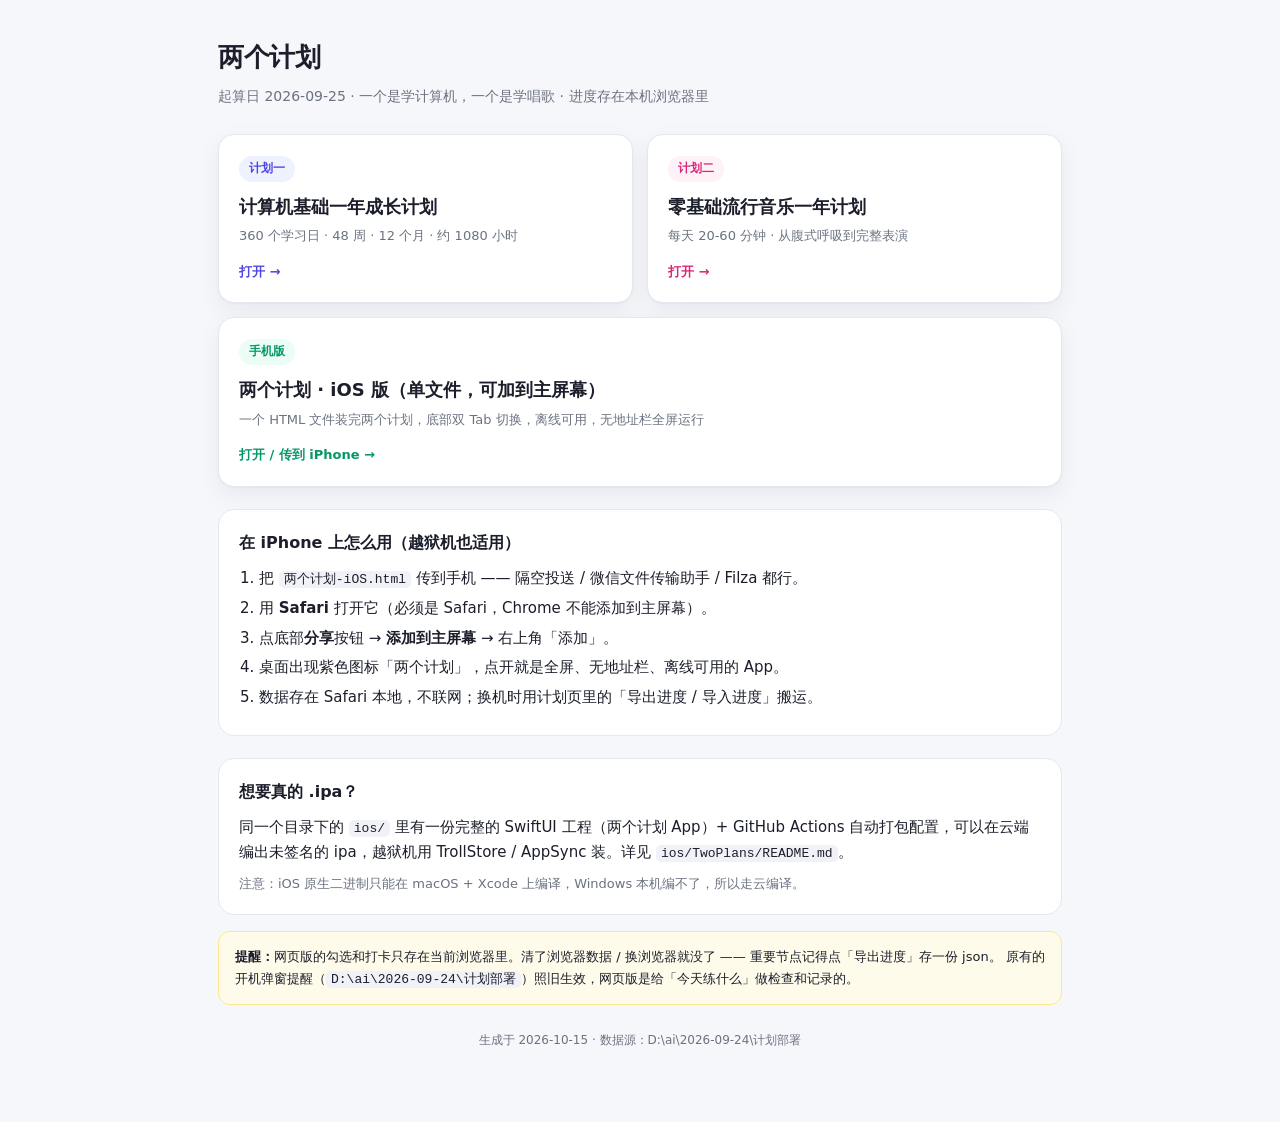
<file: index.html>
<!DOCTYPE html>
<html lang="zh-CN">
<head>
<meta charset="utf-8">
<meta name="viewport" content="width=device-width,initial-scale=1,viewport-fit=cover">
<title>两个计划 · 入口</title>
<meta name="theme-color" content="#4f46e5">
<meta name="apple-mobile-web-app-capable" content="yes">
<meta name="apple-mobile-web-app-title" content="两个计划">
<style>
:root{--bg:#f6f7fb;--card:#fff;--line:#e6e8f0;--text:#1c1f2b;--muted:#6b7280;--accent:#4f46e5}
*{box-sizing:border-box}
body{margin:0;background:var(--bg);color:var(--text);font-family:-apple-system,BlinkMacSystemFont,"Segoe UI","PingFang SC","Microsoft YaHei",system-ui,sans-serif;font-size:15px;line-height:1.65}
.wrap{max-width:880px;margin:0 auto;padding:36px 18px 60px}
h1{font-size:26px;margin:0 0 6px;letter-spacing:-.4px}
.lead{color:var(--muted);margin:0 0 26px;font-size:14px}
.grid{display:grid;grid-template-columns:1fr 1fr;gap:14px}
a.card{display:block;text-decoration:none;color:inherit;background:var(--card);border:1px solid var(--line);
  border-radius:16px;padding:20px;box-shadow:0 1px 2px rgba(16,24,40,.04),0 8px 24px rgba(16,24,40,.06);transition:transform .15s ease}
a.card:hover{transform:translateY(-2px)}
a.card .tag{font-size:12px;font-weight:600;border-radius:999px;padding:3px 10px;display:inline-block}
a.card h2{margin:10px 0 4px;font-size:18px}
a.card p{margin:0;color:var(--muted);font-size:13px}
a.card .go{margin-top:14px;font-size:13px;font-weight:600}
.t1 .tag{background:#eef2ff;color:#4f46e5}.t1 .go{color:#4f46e5}
.t2 .tag{background:#fdf2f8;color:#db2777}.t2 .go{color:#db2777}
.t3 .tag{background:#ecfdf5;color:#059669}.t3 .go{color:#059669}
.card.ioscard{grid-column:1/-1}
section{background:var(--card);border:1px solid var(--line);border-radius:16px;padding:20px;margin-top:22px}
section h3{margin:0 0 10px;font-size:16px}
section ol,section ul{margin:0;padding-left:20px}
section li{margin:5px 0}
code{background:#f1f2f7;border-radius:5px;padding:1px 5px;font-size:13px}
.warn{background:#fffbeb;border:1px solid #fde68a;border-radius:12px;padding:14px 16px;margin-top:16px;font-size:13px}
.foot{color:var(--muted);font-size:12px;text-align:center;margin-top:26px}
@media(max-width:700px){.grid{grid-template-columns:1fr}}
</style>
</head>
<body>
<div class="wrap">
  <h1>两个计划</h1>
  <p class="lead">起算日 2026-09-25 · 一个是学计算机，一个是学唱歌 · 进度存在本机浏览器里</p>

  <div class="grid">
    <a class="card t1" href="study.html">
      <span class="tag">计划一</span>
      <h2>计算机基础一年成长计划</h2>
      <p>360 个学习日 · 48 周 · 12 个月 · 约 1080 小时</p>
      <div class="go">打开 →</div>
    </a>
    <a class="card t2" href="sing.html">
      <span class="tag">计划二</span>
      <h2>零基础流行音乐一年计划</h2>
      <p>每天 20-60 分钟 · 从腹式呼吸到完整表演</p>
      <div class="go">打开 →</div>
    </a>
    <a class="card t3 card ioscard" href="两个计划-iOS.html">
      <span class="tag">手机版</span>
      <h2>两个计划 · iOS 版（单文件，可加到主屏幕）</h2>
      <p>一个 HTML 文件装完两个计划，底部双 Tab 切换，离线可用，无地址栏全屏运行</p>
      <div class="go">打开 / 传到 iPhone →</div>
    </a>
  </div>

  <section>
    <h3>在 iPhone 上怎么用（越狱机也适用）</h3>
    <ol>
      <li>把 <code>两个计划-iOS.html</code> 传到手机 —— 隔空投送 / 微信文件传输助手 / Filza 都行。</li>
      <li>用 <b>Safari</b> 打开它（必须是 Safari，Chrome 不能添加到主屏幕）。</li>
      <li>点底部<b>分享</b>按钮 → <b>添加到主屏幕</b> → 右上角「添加」。</li>
      <li>桌面出现紫色图标「两个计划」，点开就是全屏、无地址栏、离线可用的 App。</li>
      <li>数据存在 Safari 本地，不联网；换机时用计划页里的「导出进度 / 导入进度」搬运。</li>
    </ol>
  </section>

  <section>
    <h3>想要真的 .ipa？</h3>
    <p style="margin:0 0 8px">同一个目录下的 <code>ios/</code> 里有一份完整的 SwiftUI 工程（两个计划 App）+ GitHub Actions 自动打包配置，可以在云端编出未签名的 ipa，越狱机用 TrollStore / AppSync 装。详见 <code>ios/TwoPlans/README.md</code>。</p>
    <p style="margin:0;color:var(--muted);font-size:13px">注意：iOS 原生二进制只能在 macOS + Xcode 上编译，Windows 本机编不了，所以走云编译。</p>
  </section>

  <div class="warn">
    <b>提醒：</b>网页版的勾选和打卡只存在当前浏览器里。清了浏览器数据 / 换浏览器就没了 —— 重要节点记得点「导出进度」存一份 json。
    原有的开机弹窗提醒（<code>D:\ai\2026-09-24\计划部署</code>）照旧生效，网页版是给「今天练什么」做检查和记录的。
  </div>

  <p class="foot">生成于 2026-10-15 · 数据源：D:\ai\2026-09-24\计划部署</p>
</div>
</body>
</html>
</file>
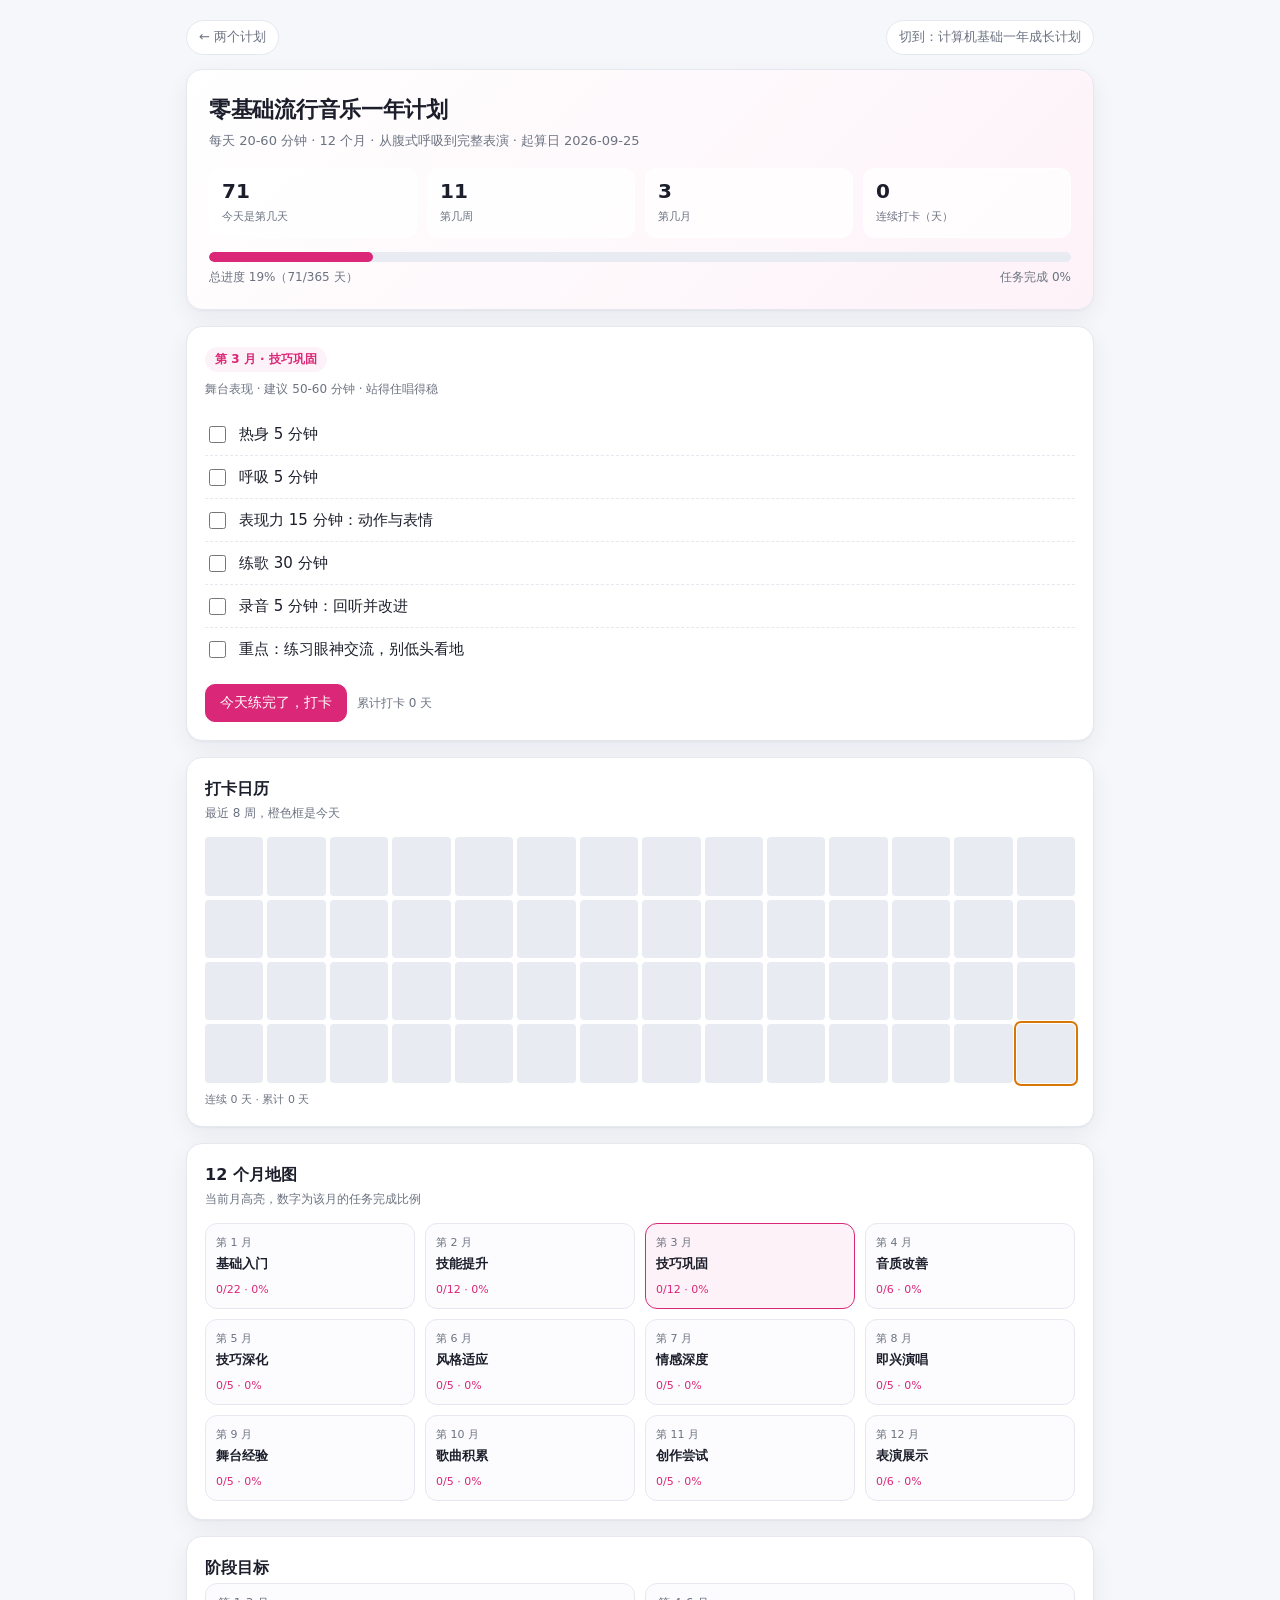
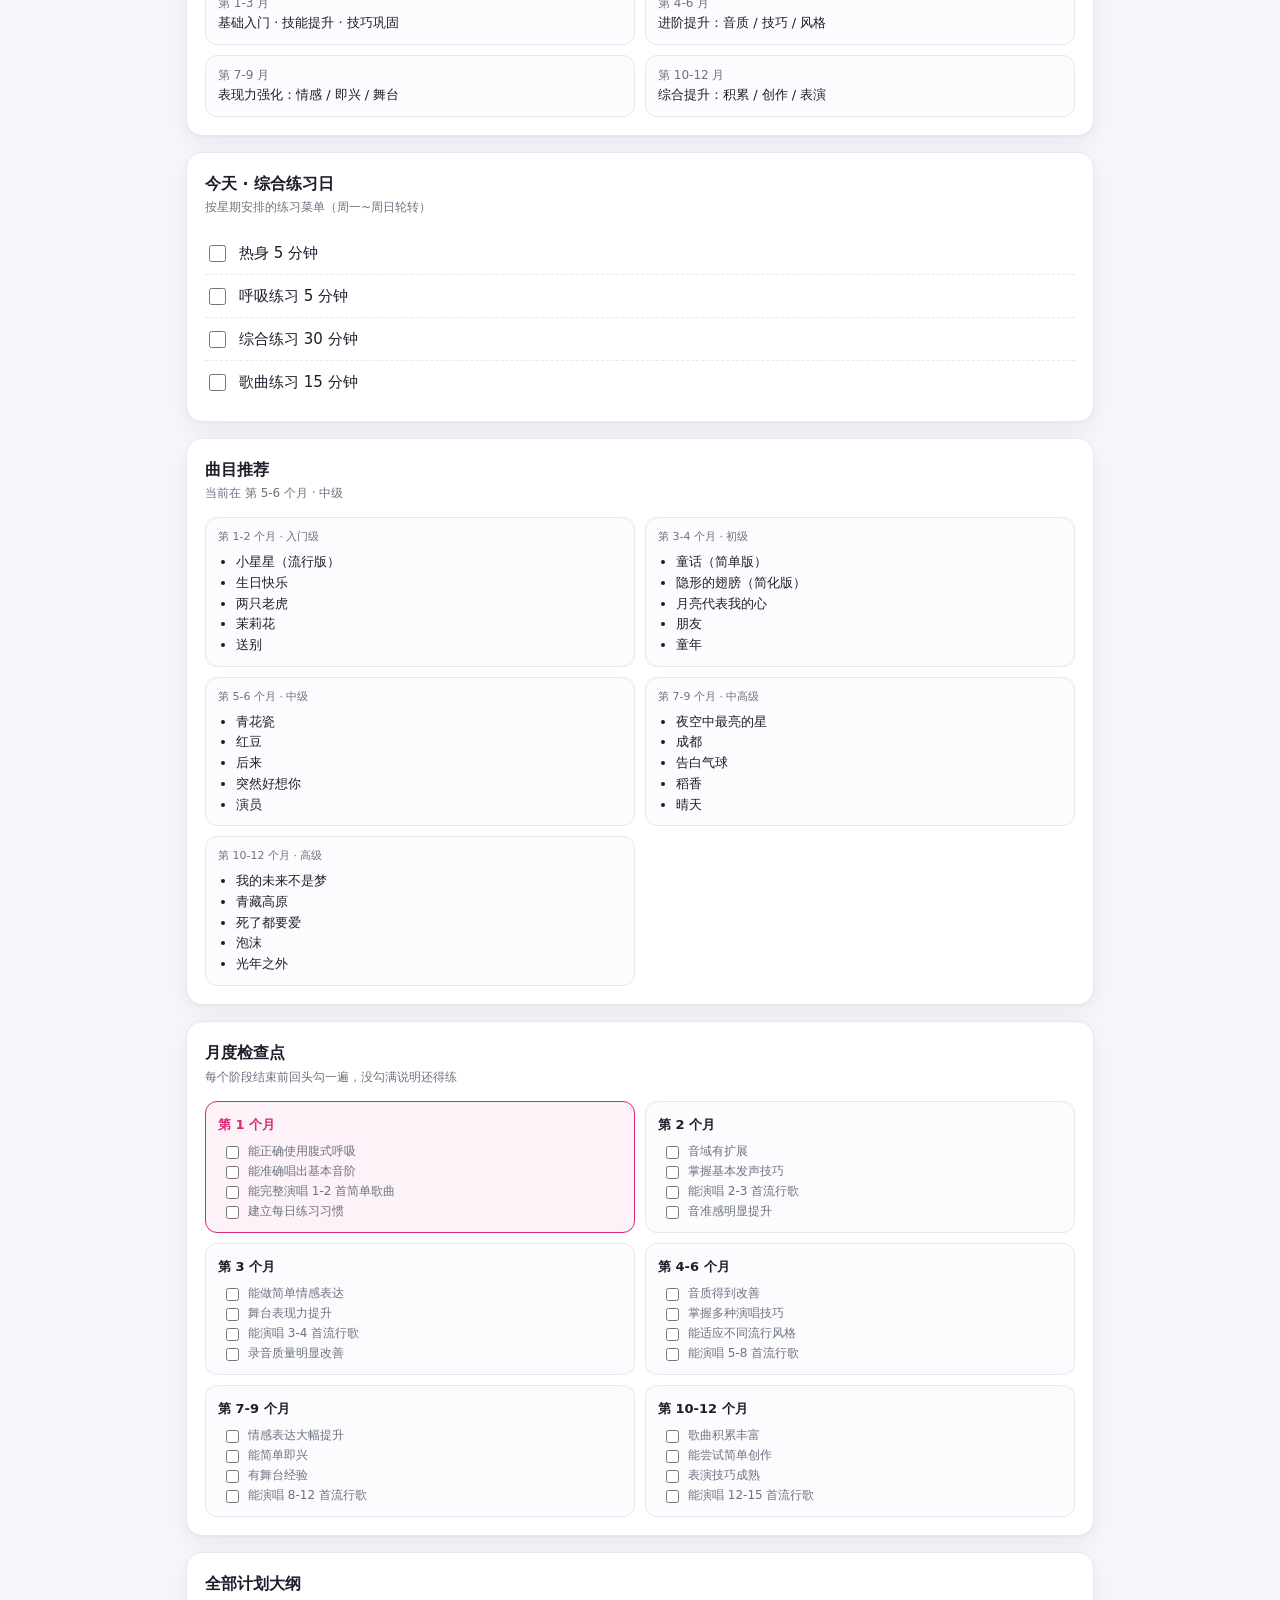
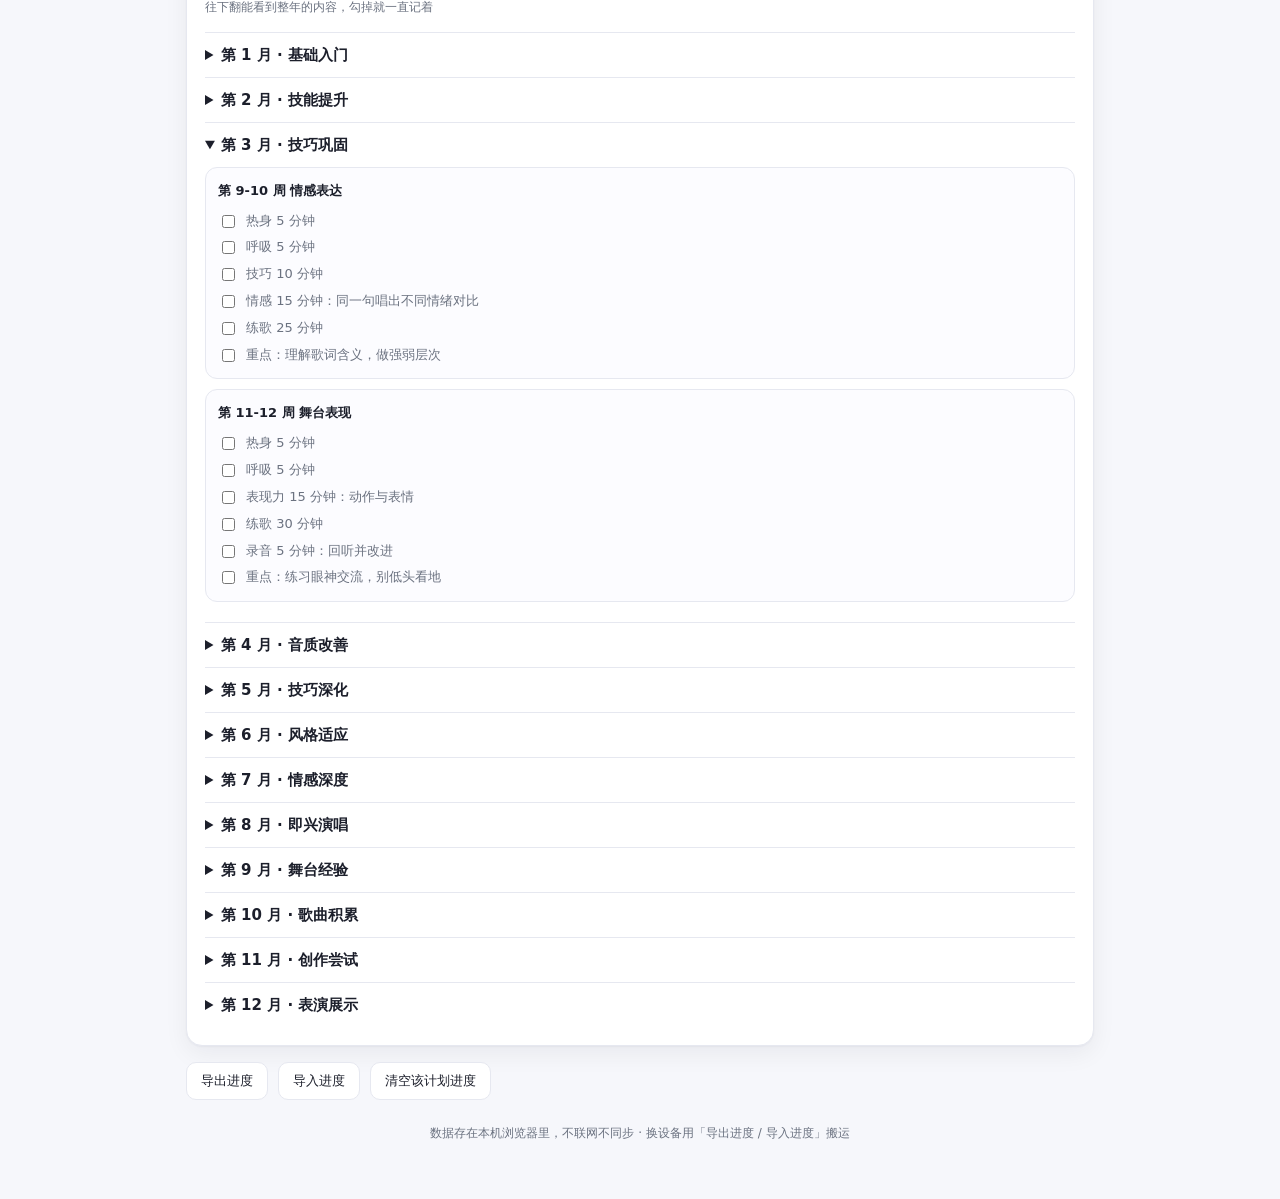
<file: sing.html>
<!DOCTYPE html>
<html lang="zh-CN">
<head>
<meta charset="utf-8">
<meta name="viewport" content="width=device-width,initial-scale=1,viewport-fit=cover">
<meta name="theme-color" content="#db2777">
<meta name="apple-mobile-web-app-capable" content="yes">
<meta name="mobile-web-app-capable" content="yes">
<meta name="apple-mobile-web-app-status-bar-style" content="default">
<meta name="apple-mobile-web-app-title" content="零基础流行音乐一年计划">
<link rel="apple-touch-icon" href="[data-uri]">
<title>零基础流行音乐一年计划 · 两个计划</title>
<style>
:root{
  --bg:#f6f7fb; --card:#ffffff; --line:#e6e8f0; --text:#1c1f2b; --muted:#6b7280;
  --accent:#4f46e5; --accent-soft:#eef2ff; --ok:#16a34a; --warn:#d97706;
  --radius:16px; --shadow:0 1px 2px rgba(16,24,40,.04),0 8px 24px rgba(16,24,40,.06);
}
*{box-sizing:border-box;-webkit-tap-highlight-color:transparent}
html,body{margin:0;padding:0}
body{
  background:var(--bg); color:var(--text);
  font-family:-apple-system,BlinkMacSystemFont,"Segoe UI","PingFang SC","Microsoft YaHei",system-ui,sans-serif;
  font-size:15px; line-height:1.6; -webkit-font-smoothing:antialiased;
}
.wrap{max-width:940px;margin:0 auto;padding:20px 16px 56px}
.topbar{display:flex;align-items:center;gap:10px;margin-bottom:14px}
.topbar a{color:var(--muted);text-decoration:none;font-size:13px;border:1px solid var(--line);
  background:var(--card);padding:6px 12px;border-radius:999px}
.topbar a:hover{border-color:var(--accent);color:var(--accent)}
.topbar .spacer{flex:1}

.hero{background:linear-gradient(135deg,var(--card),var(--accent-soft));border:1px solid var(--line);
  border-radius:var(--radius);padding:22px;box-shadow:var(--shadow)}
.hero h1{margin:0 0 4px;font-size:22px;letter-spacing:-.3px}
.hero .sub{color:var(--muted);font-size:13px;margin-bottom:16px}
.hero-grid{display:grid;grid-template-columns:repeat(4,1fr);gap:10px}
.stat{background:rgba(255,255,255,.75);border:1px solid rgba(255,255,255,.9);border-radius:12px;padding:10px 12px}
.stat b{display:block;font-size:20px;line-height:1.2;font-variant-numeric:tabular-nums}
.stat span{font-size:11px;color:var(--muted)}
.bar{height:10px;background:#e9ebf3;border-radius:999px;overflow:hidden;margin-top:14px}
.bar>i{display:block;height:100%;background:var(--accent);border-radius:999px;transition:width .4s ease}
.barlabel{display:flex;justify-content:space-between;font-size:12px;color:var(--muted);margin-top:6px}

.card{background:var(--card);border:1px solid var(--line);border-radius:var(--radius);
  padding:18px;margin-top:16px;box-shadow:var(--shadow)}
.card>h2{margin:0 0 2px;font-size:16px}
.card>.hint{color:var(--muted);font-size:12px;margin:0 0 14px}
.badge{display:inline-block;background:var(--accent-soft);color:var(--accent);border-radius:999px;
  padding:3px 10px;font-size:12px;font-weight:600}

.checklist{list-style:none;margin:0;padding:0}
.checklist li{display:flex;gap:10px;align-items:flex-start;padding:9px 0;border-bottom:1px dashed var(--line)}
.checklist li:last-child{border-bottom:0}
.checklist input{margin-top:4px;width:17px;height:17px;accent-color:var(--accent);flex:none}
.checklist label{flex:1;cursor:pointer}
.checklist input:checked + label{color:var(--muted);text-decoration:line-through}

.btn{border:1px solid var(--line);background:var(--card);color:var(--text);border-radius:10px;
  padding:9px 14px;font-size:14px;cursor:pointer;font-family:inherit}
.btn:hover{border-color:var(--accent)}
.btn.primary{background:var(--accent);border-color:var(--accent);color:#fff}
.btn.done{background:var(--ok);border-color:var(--ok);color:#fff}
.row{display:flex;gap:10px;flex-wrap:wrap;align-items:center}

.months{display:grid;grid-template-columns:repeat(4,1fr);gap:10px}
.mcard{border:1px solid var(--line);border-radius:12px;padding:10px;background:#fcfcff}
.mcard.now{border-color:var(--accent);background:var(--accent-soft)}
.mcard .m-no{font-size:11px;color:var(--muted)}
.mcard .m-title{font-size:13px;font-weight:600;margin-top:2px}
.mcard .m-goal{font-size:11px;color:var(--muted);margin-top:4px;line-height:1.4}
.mcard .m-pct{font-size:11px;color:var(--accent);margin-top:6px;font-variant-numeric:tabular-nums}

.phases{display:grid;grid-template-columns:repeat(2,1fr);gap:10px}
.phase{border:1px solid var(--line);border-radius:12px;padding:10px 12px;background:#fcfcff;font-size:13px}
.phase b{display:block;font-size:12px;color:var(--muted);font-weight:500}

.heat{display:grid;grid-template-columns:repeat(14,1fr);gap:4px;margin-top:6px}
.heat i{aspect-ratio:1;border-radius:4px;background:#e9ebf3;display:block}
.heat i.on{background:var(--accent)}
.heat i.today{outline:2px solid var(--warn);outline-offset:1px}
.heat-legend{font-size:11px;color:var(--muted);margin-top:8px}

.blocks{display:grid;grid-template-columns:repeat(2,1fr);gap:10px}
.mini{border:1px solid var(--line);border-radius:12px;padding:10px 12px;background:#fcfcff}
.mini b{font-size:13px}
.mini ul{margin:6px 0 0;padding-left:18px;color:var(--muted);font-size:12px}
.mini.now{border-color:var(--accent);background:var(--accent-soft)}
.mini.now b{color:var(--accent)}

.songs{display:grid;grid-template-columns:repeat(2,1fr);gap:10px}
.song{border:1px solid var(--line);border-radius:12px;padding:10px 12px;background:#fcfcff}
.song .st{font-size:11px;color:var(--muted)}
.song ul{margin:6px 0 0;padding-left:18px;font-size:13px}

.tools{margin-top:16px;display:flex;gap:10px;flex-wrap:wrap}
.tools .btn{font-size:13px}
footer{color:var(--muted);font-size:12px;text-align:center;margin-top:24px}

/* ---- iOS 版：两个 Tab ---- */
.tabbar{display:none}
.ios-shell .hero{border-radius:14px}
@media (max-width:760px){
  .hero-grid{grid-template-columns:repeat(2,1fr)}
  .months{grid-template-columns:repeat(2,1fr)}
  .blocks,.phases,.songs{grid-template-columns:1fr}
  .heat{grid-template-columns:repeat(14,1fr)}
}
body.ios{padding-bottom:calc(64px + env(safe-area-inset-bottom))}
body.ios .tabbar{display:flex;position:fixed;left:0;right:0;bottom:0;background:rgba(255,255,255,.92);
  backdrop-filter:saturate(180%) blur(20px);border-top:1px solid var(--line);z-index:20;
  padding-bottom:env(safe-area-inset-bottom)}
body.ios .tabbar button{flex:1;border:0;background:none;padding:11px 4px 13px;font-family:inherit;
  font-size:11px;color:var(--muted);display:flex;flex-direction:column;align-items:center;gap:3px}
body.ios .tabbar button .dot{width:22px;height:22px;border-radius:7px;background:var(--line)}
body.ios .tabbar button.on{color:var(--accent)}
body.ios .tabbar button.on .dot{background:var(--accent)}
body.ios .pane{display:none}
body.ios .pane.active{display:block}
body.ios .ios-title{position:sticky;top:0;background:rgba(246,247,251,.9);backdrop-filter:blur(12px);
  z-index:10;padding:14px 16px 8px;margin:-20px -16px 12px;font-size:13px;color:var(--muted);font-weight:600}

</style>
</head>
<body class="">
<div class="wrap">
<div class="topbar">
  <a href="../index.html">← 两个计划</a>
  <span class="spacer"></span>
  <a href="study.html">切到：计算机基础一年成长计划</a>
</div>
<main id="app"></main>
<footer>数据存在本机浏览器里，不联网不同步 · 换设备用「导出进度 / 导入进度」搬运</footer>
</div>
<script>
/* 两个计划 · 共享数据
 * 起算日：2026-09-25（与 D:\ai\2026-09-24\计划部署 里的 vbs 提醒脚本保持一致）
 */

const START_DATE = '2026-09-25';

const PLANS = {
  study: {
    id: 'study',
    title: '计算机基础一年成长计划',
    sub: '360 个学习日 · 48 周 · 12 个月 · 约 1080 小时',
    accent: '#4f46e5',
    accentSoft: '#eef2ff',
    totalDays: 360,
    totalWeeks: 48,
    unitSingular: '本周',
    phases: [
      { range: '第 1-3 月', desc: '夯实计算机基础' },
      { range: '第 4-6 月', desc: '深入专业领域' },
      { range: '第 7-9 月', desc: '项目实践与技能深化' },
      { range: '第 10-12 月', desc: '求职准备与职业发展' }
    ],
    months: [
      { m: 1, title: '计算机基础巩固', goal: '数据结构 / 操作系统 / 网络 / SQL', weeks: [
        { w: 1, range: 'Day 1-7', title: '编程基础强化', items: [
          '数组、链表、栈、队列 —— 手推一遍复杂度',
          '排序、查找、递归 —— 各写一遍实现',
          'LeetCode 简单题每天 3 题',
          '面向对象：封装 / 继承 / 多态',
          '设计模式初步：单例、工厂、策略',
          '练手：图书管理系统面向对象设计',
          'Day 7 周总结与复习'
        ]},
        { w: 2, range: 'Day 8-14', title: '计算机系统基础', items: [
          '进程与线程管理：状态、调度、上下文切换',
          '内存管理：虚拟内存、分页、页面置换',
          '文件系统与 IO：inode、缓冲、阻塞/非阻塞',
          'TCP/IP 协议栈：三次握手、四次挥手、滑动窗口',
          'HTTP/HTTPS：状态码、缓存、TLS 握手',
          'Socket 编程实践：写个 echo server',
          'Day 14 周总结与复习'
        ]},
        { w: 3, range: 'Day 15-21', title: '数据库与开发工具', items: [
          'SQL：多表连接、子查询、聚合',
          '索引优化策略与最左前缀',
          '执行计划分析（EXPLAIN）',
          'Git 深入：rebase、cherry-pick、reflog',
          'Linux 基础命令与 Shell 脚本入门',
          '本机开发环境配齐并写文档',
          'Day 21 周总结与复习'
        ]},
        { w: 4, range: 'Day 22-30', title: '项目实践与总结', items: [
          '完整小项目：需求分析与架构设计',
          '核心功能实现',
          '测试与性能优化',
          '写用户文档与技术文档',
          '写部署说明',
          '月度总结与下月规划'
        ]}
      ]},
      { m: 2, title: 'Web 开发基础', goal: 'HTML/CSS/JS + 前后端联动', weeks: [
        { w: 5, range: 'Day 31-37', title: '前端基础', items: [
          'HTML5 语义化标签',
          'CSS3 布局：Flex + Grid',
          '响应式设计与移动端适配',
          'JS 语法与数据类型',
          'DOM 操作与事件流',
          '异步编程基础：回调 / Promise',
          'Day 37 周总结'
        ]},
        { w: 6, range: 'Day 38-44', title: 'JavaScript 进阶与框架入门', items: [
          'ES6+ 新特性：解构、模块化、异步语法',
          '模块化开发与打包思维',
          '调试技巧与性能面板入门',
          'React 或 Vue 二选一学基础',
          '组件化开发思想',
          '状态管理入门',
          'Day 44 周总结'
        ]},
        { w: 7, range: 'Day 45-51', title: '后端基础', items: [
          'HTTP 协议深入：幂等、缓存协商、跨域',
          'RESTful API 设计与规范',
          'Web 服务器配置与反向代理',
          'Node.js / Python / Java 选一门深入',
          '后端框架入门：路由与中间件',
          '数据库连接与 ORM 基础',
          'Day 51 周总结'
        ]},
        { w: 8, range: 'Day 52-60', title: 'Web 项目实践', items: [
          '全栈小项目：前后端分离架构',
          'API 设计与实现',
          '前端页面开发与联调',
          '性能优化：首屏、缓存、压缩',
          '安全：XSS / CSRF / SQL 注入防护',
          '部署上线并写复盘',
          '月度总结'
        ]}
      ]},
      { m: 3, title: '数据库与系统设计', goal: '建模能力 + 架构直觉', weeks: [
        { w: 9, range: 'Day 61-67', title: '数据库进阶', items: [
          '查询优化技巧：覆盖索引、分页、慢查询',
          '索引策略与代价评估',
          '事务与隔离级别、锁',
          'MongoDB 文档建模',
          'Redis 数据结构与典型用法',
          '缓存策略：穿透 / 击穿 / 雪崩',
          'Day 67 周总结'
        ]},
        { w: 10, range: 'Day 68-74', title: '系统设计基础', items: [
          '分层架构与依赖倒置',
          '微服务概念与拆分边界',
          '设计模式在业务中的应用',
          '缓存策略与一致性',
          '负载均衡：轮询 / 一致性哈希',
          '数据库读写分离与分库分表概念',
          'Day 74 周总结'
        ]},
        { w: 11, range: 'Day 75-81', title: 'DevOps 基础', items: [
          'Docker 容器化：镜像、卷、网络',
          'Docker Compose 编排多服务',
          'CI/CD 流水线设计与落地',
          '日志与监控接入',
          '云服务选一家开账号做实验',
          '云原生概念与成本意识',
          'Day 81 周总结'
        ]},
        { w: 12, range: 'Day 82-90', title: '综合项目', items: [
          '选题：做一个有点难度的完整 Web 应用',
          '技术选型与理由写清楚',
          '架构设计与数据建模',
          '编码实现',
          '单元测试 + 集成测试',
          '季度总结与规划'
        ]}
      ]},
      { m: 4, title: '移动开发基础', goal: 'iOS / Android / 跨平台', weeks: [
        { w: 13, range: 'Day 91-97', title: '移动开发概述', items: [
          '移动端生态与平台差异',
          '开发环境搭建',
          '响应式与自适应设计原则',
          'React Native 基础',
          'Flutter 基础',
          '性能权衡：原生 vs 跨端',
          'Day 97 周总结'
        ]},
        { w: 14, range: 'Day 98-104', title: '原生开发入门', items: [
          'Swift 语言基础',
          'UIKit / SwiftUI 基础',
          'iOS 开发工具与调试',
          'Kotlin 基础',
          'Android SDK 与 UI 组件',
          '两边各跑通一个 Hello World + 列表页',
          'Day 104 周总结'
        ]},
        { w: 15, range: 'Day 105-111', title: '移动应用开发', items: [
          'MVVM 架构落地',
          '数据绑定与状态管理',
          '生命周期管理',
          '网络请求与错误兜底',
          '本地存储：偏好 / 数据库',
          '基础权限与传感器使用',
          'Day 111 周总结'
        ]},
        { w: 16, range: 'Day 112-120', title: '移动项目实践', items: [
          '完整 App：需求分析与 UI 设计',
          '功能开发与联调',
          '单元测试与 UI 测试',
          '性能优化：启动、内存、流畅度',
          '月度总结'
        ]}
      ]},
      { m: 5, title: '前端进阶', goal: '工程化 + 性能', weeks: [
        { w: 17, range: 'Day 121-127', title: '框架深入', items: [
          '高级组件开发：插槽 / 高阶组件 / hooks',
          '状态管理进阶',
          '路由管理与权限',
          'UI 组件库二次封装',
          '主题定制与设计token',
          'Day 127 周总结'
        ]},
        { w: 18, range: 'Day 128-134', title: '前端工程化', items: [
          'Webpack 配置从零写一遍',
          'Vite 上手并对比',
          '代码分割与懒加载',
          'ESLint + Prettier 落地',
          '单元测试与覆盖率',
          'Day 134 周总结'
        ]},
        { w: 19, range: 'Day 135-141', title: '前端性能优化', items: [
          '加载优化：资源压缩、CDN、预加载',
          '渲染优化：重排重绘、虚拟列表',
          '代码优化与包体积治理',
          '性能监控接入',
          '错误追踪与 sourcemap',
          '用户行为埋点基础',
          'Day 141 周总结'
        ]},
        { w: 20, range: 'Day 142-150', title: '前端项目实践', items: [
          '大型前端项目架构设计',
          '自研组件库',
          '状态管理方案选型落地',
          '性能压测与优化实施',
          '效果评估与复盘',
          '月度总结'
        ]}
      ]},
      { m: 6, title: '后端进阶', goal: '框架 / 数据库 / 微服务', weeks: [
        { w: 21, range: 'Day 151-157', title: '后端框架深入', items: [
          'Spring Boot / Django / Express 选一个深入',
          '中间件与拦截机制开发',
          '插件系统或模块化设计',
          'RESTful API 设计规范落地',
          'GraphQL 基础实践',
          'API 文档自动生成',
          'Day 157 周总结'
        ]},
        { w: 22, range: 'Day 158-164', title: '数据库进阶', items: [
          '高级查询：窗口函数、CTE',
          '事务处理与死锁排查',
          '数据库设计模式',
          'MongoDB 高级特性：聚合管道',
          'Redis 高级应用：分布式锁、限流',
          '数据库选型方法论',
          'Day 164 周总结'
        ]},
        { w: 23, range: 'Day 165-171', title: '微服务架构', items: [
          '服务拆分原则与边界上下文',
          '服务间通信：REST / MQ / gRPC',
          '负载均衡与服务发现',
          '配置中心',
          '熔断降级与限流',
          '链路追踪基础',
          'Day 171 周总结'
        ]},
        { w: 24, range: 'Day 172-180', title: '后端项目实践', items: [
          '微服务小项目：需求与拆分',
          '开发与联调',
          '单元 / 契约 / 集成测试',
          '容器化部署',
          '半年总结与规划'
        ]}
      ]},
      { m: 7, title: '测试与质量保证', goal: '工程质量的肌肉', weeks: [
        { w: 25, range: 'Day 181-187', title: '测试基础', items: [
          '测试类型与测试金字塔',
          '测试方法：等价类、边界值',
          '测试流程与缺陷生命周期',
          'JUnit / pytest 上手',
          '测试覆盖率统计',
          'Mock 与 Stub',
          'Day 187 周总结'
        ]},
        { w: 26, range: 'Day 188-194', title: '集成测试', items: [
          '集成测试策略',
          'API 测试：Postman / 自动化脚本',
          '数据库测试与数据夹具',
          '端到端测试：Selenium / Cypress',
          '测试框架封装',
          'CI 里接自动化测试',
          'Day 194 周总结'
        ]},
        { w: 27, range: 'Day 195-201', title: '性能测试', items: [
          '性能测试工具与指标定义',
          '测试场景设计',
          'JMeter（或 k6）实操',
          '压力测试与瓶颈定位',
          '性能调优措施验证',
          'Day 201 周总结'
        ]},
        { w: 28, range: 'Day 202-210', title: '质量保证实践', items: [
          '为一个项目写完整测试计划',
          '测试用例设计与评审',
          '测试执行与记录',
          '缺陷跟踪与分析',
          '输出质量报告',
          '月度总结'
        ]}
      ]},
      { m: 8, title: '安全与运维', goal: '能扛线上的系统观', weeks: [
        { w: 29, range: 'Day 211-217', title: 'Web 安全基础', items: [
          'OWASP Top 10 逐条过',
          '注入、XSS、CSRF、越权的原理与防御',
          '认证与会话管理：JWT / OAuth2',
          '安全编码规范',
          '渗透测试基础（只在自己环境练）',
          '漏洞扫描与依赖审计',
          'Day 217 周总结'
        ]},
        { w: 30, range: 'Day 218-224', title: '运维基础', items: [
          'Linux 系统监控：CPU / IO / 网络',
          '日志管理与轮转',
          '性能调优与容量评估',
          '网络配置与排错',
          '防火墙与安全组',
          '负载均衡配置实操',
          'Day 224 周总结'
        ]},
        { w: 31, range: 'Day 225-231', title: 'DevOps 实践', items: [
          'Jenkins / GitLab CI 流水线',
          '自动化部署与灰度',
          '多环境管理',
          'Docker 进阶：分层、多阶段构建',
          'Kubernetes 基础概念与部署',
          '容器编排实操',
          'Day 231 周总结'
        ]},
        { w: 32, range: 'Day 232-240', title: '监控与告警', items: [
          'Prometheus + Grafana 搭一套',
          '日志收集链路',
          '性能监控指标定义',
          '告警规则设计',
          '通知渠道与值班机制',
          '故障复盘文档模板',
          '季度总结'
        ]}
      ]},
      { m: 9, title: '数据科学与 AI', goal: '把 AI 用起来', weeks: [
        { w: 33, range: 'Day 241-247', title: 'Python 数据分析', items: [
          'NumPy 数组运算',
          'Pandas 数据清洗',
          '探索性数据分析流程',
          'Matplotlib / Seaborn 作图',
          '可视化表达技巧',
          'Dash 或 Plotly 做交互图表',
          'Day 247 周总结'
        ]},
        { w: 34, range: 'Day 248-254', title: '机器学习基础', items: [
          '监督学习：回归与分类',
          '无监督学习：聚类与降维',
          '模型评估：交叉验证、指标选择',
          'Scikit-learn 实操',
          '特征工程实践',
          '模型调参与过拟合处理',
          'Day 254 周总结'
        ]},
        { w: 35, range: 'Day 255-261', title: '深度学习入门', items: [
          '神经网络基础与反向传播',
          'PyTorch 或 TensorFlow 上手',
          '训练流程与调参',
          '图像识别小任务',
          'NLP 小任务',
          '推理与部署方式',
          'Day 261 周总结'
        ]},
        { w: 36, range: 'Day 262-270', title: 'AI 项目实践', items: [
          '选题：做一个小而完整的 AI 项目',
          '数据准备与标注',
          '模型开发与训练',
          '性能优化与部署',
          '效果评估与报告',
          '月度总结'
        ]}
      ]},
      { m: 10, title: '求职准备', goal: '把能力换成机会', weeks: [
        { w: 37, range: 'Day 271-277', title: '简历与作品集', items: [
          '简历撰写：一页纸 + 数据化成果',
          '项目经验整理成 STAR 结构',
          '技能清单与技术关键词',
          'GitHub 主页整理（README / pin）',
          '项目文档补齐',
          '在线作品集页面上线',
          'Day 277 周总结'
        ]},
        { w: 38, range: 'Day 278-284', title: '面试准备', items: [
          '算法题：高频 100 题刷两遍',
          '系统设计题：套路与口述练习',
          '项目经验的深挖问答准备',
          '行为面试 STAR 法则',
          '常见问题的回答稿',
          '模拟面试至少 3 场',
          'Day 284 周总结'
        ]},
        { w: 39, range: 'Day 285-291', title: '行业研究', items: [
          '技术趋势与岗位需求调研',
          '目标公司清单与研究',
          '岗位 JD 逐条对照自身差距',
          '职业发展路径选择',
          '针对性补强计划',
          '短期与长期目标设定',
          'Day 291 周总结'
        ]},
        { w: 40, range: 'Day 292-300', title: '求职实战', items: [
          '职位筛选与优先级排序',
          '投递准备与渠道铺开',
          '面试安排与时间管理',
          '每场面试写复盘',
          '经验总结与改进',
          '半年总结'
        ]}
      ]},
      { m: 11, title: '专业深化', goal: '做出可证明的深度', weeks: [
        { w: 41, range: 'Day 301-307', title: '方向选择', items: [
          '方向调研：前端 / 后端 / 全栈 / 数据',
          '对照自身兴趣与市场下决定',
          '专业技能深度提升计划',
          '行业知识补充',
          '最佳实践与工程范式掌握',
          'Day 307 周总结'
        ]},
        { w: 42, range: 'Day 308-315', title: '深度项目', items: [
          '专业方向项目立项',
          '技术选型与架构设计',
          '核心难点攻克',
          '功能扩展与打磨',
          '性能优化',
          '文档完善',
          'Day 315 周总结'
        ]},
        { w: 43, range: 'Day 316-322', title: '开源与影响力', items: [
          '选一个开源项目开始跟进',
          '提第一个 PR（哪怕改文档）',
          '文档改进与 issue 答疑',
          '写 2 篇技术博客',
          '做一次技术分享',
          '参与社区讨论',
          'Day 322 周总结'
        ]},
        { w: 44, range: 'Day 323-330', title: '专业认证', items: [
          '认证选型：性价比与含金量评估',
          '学习计划制定',
          '模拟考试摸底',
          '报名与备考冲刺',
          '参加考试拿证',
          '月度总结'
        ]}
      ]},
      { m: 12, title: '总结与展望', goal: '收网，并定下一个一年', weeks: [
        { w: 45, range: 'Day 331-337', title: '年度总结', items: [
          '技能提升自评（对照起点的差距）',
          '项目成果清单整理',
          '学习经验与方法沉淀',
          '目标达成情况量化',
          '挑战与收获复盘',
          '改进方向明确',
          'Day 337 周总结'
        ]},
        { w: 46, range: 'Day 338-344', title: '下一年规划', items: [
          '新目标：技能 / 项目 / 职业',
          '学习路径规划',
          '资源准备',
          '时间安排与节奏设计',
          'Day 344 周总结'
        ]},
        { w: 47, range: 'Day 345-351', title: '知识体系完善', items: [
          '构建自己的知识树',
          '薄弱环节专项补强',
          '知识图谱整理成文档',
          '高效学习技巧总结',
          '时间管理优化',
          '学习习惯固化',
          'Day 351 周总结'
        ]},
        { w: 48, range: 'Day 352-360', title: '未来展望', items: [
          '职业路径规划（3 年视野）',
          '技能发展路线图',
          '长期目标设定',
          '软技能与沟通提升',
          '年度总结与新年规划',
          '给明年的自己写一段话'
        ]}
      ]}
    ]
  },

  sing: {
    id: 'sing',
    title: '零基础流行音乐一年计划',
    sub: '每天 20-60 分钟 · 12 个月 · 从腹式呼吸到完整表演',
    accent: '#db2777',
    accentSoft: '#fdf2f8',
    totalDays: 365,
    totalWeeks: 48,
    unitSingular: '本周',
    phases: [
      { range: '第 1-3 月', desc: '基础入门 · 技能提升 · 技巧巩固' },
      { range: '第 4-6 月', desc: '进阶提升：音质 / 技巧 / 风格' },
      { range: '第 7-9 月', desc: '表现力强化：情感 / 即兴 / 舞台' },
      { range: '第 10-12 月', desc: '综合提升：积累 / 创作 / 表演' }
    ],
    months: [
      { m: 1, title: '基础入门', blocks: [
        { label: '第 1 周', weeks: [1], min: '20-30 分钟', title: '建立基础认知', goal: '学会腹式呼吸和正确站姿', items: [
          '热身 5 分钟：轻轻哼唱，放松喉咙',
          '姿势 5 分钟：双脚与肩同宽，挺胸抬头，肩膀放松',
          '呼吸 10 分钟：吸气时肚子鼓起，呼气时肚子收缩',
          '音阶 5 分钟：do-re-mi-fa-sol',
          '理解：气息是声音的底座，不是嗓子用力'
        ]},
        { label: '第 2 周', weeks: [2], min: '25-35 分钟', title: '音准训练', goal: '能准确唱出音高', items: [
          '热身 5 分钟',
          '呼吸 5 分钟',
          '音准 15 分钟：用钢琴或 APP 辅助跟唱音阶',
          '节奏 10 分钟：拍手打 4/4 拍',
          '重点：do-re-mi-fa-sol-la-si 全音阶'
        ]},
        { label: '第 3 周', weeks: [3], min: '30-40 分钟', title: '发声基础', goal: '找到共鸣，不喊叫', items: [
          '热身 5 分钟',
          '呼吸 5 分钟',
          '发声 15 分钟：元音练习 啊-哦-咦-呜',
          '音准 10 分钟',
          '练歌 5 分钟：《小星星》',
          '重点：用气息支撑声音，喉咙不使劲'
        ]},
        { label: '第 4 周', weeks: [4], min: '35-45 分钟', title: '第一首完整歌曲', goal: '完整唱完一首歌', items: [
          '热身 5 分钟',
          '呼吸 5 分钟',
          '发声 10 分钟',
          '练歌 20 分钟：《生日快乐》或《小星星》流行版',
          '录音自评：找出跑调和断气的地方',
          '重点：建立自信心'
        ]}
      ]},
      { m: 2, title: '技能提升', blocks: [
        { label: '第 5-6 周', weeks: [5, 6], min: '40-50 分钟', title: '音域扩展', goal: '扩展音域，提高控制力', items: [
          '热身 5 分钟',
          '呼吸 5 分钟',
          '音阶 15 分钟：向高低两端扩展',
          '技巧 15 分钟：跳音（弹性）+ 连音（连贯）',
          '练歌 10 分钟',
          '重点：高音和低音的过渡不要破音'
        ]},
        { label: '第 7-8 周', weeks: [7, 8], min: '45-60 分钟', title: '流行歌曲入门', goal: '唱出流行味', items: [
          '热身 5 分钟',
          '呼吸 5 分钟',
          '技巧 15 分钟',
          '练歌 30 分钟：《童话》《隐形的翅膀》简化版',
          '重点：流行歌的咬字与情感表达',
          '重点：提升演唱流畅度'
        ]}
      ]},
      { m: 3, title: '技巧巩固', blocks: [
        { label: '第 9-10 周', weeks: [9, 10], min: '45-60 分钟', title: '情感表达', goal: '用情感演绎歌曲', items: [
          '热身 5 分钟',
          '呼吸 5 分钟',
          '技巧 10 分钟',
          '情感 15 分钟：同一句唱出不同情绪对比',
          '练歌 25 分钟',
          '重点：理解歌词含义，做强弱层次'
        ]},
        { label: '第 11-12 周', weeks: [11, 12], min: '50-60 分钟', title: '舞台表现', goal: '站得住唱得稳', items: [
          '热身 5 分钟',
          '呼吸 5 分钟',
          '表现力 15 分钟：动作与表情',
          '练歌 30 分钟',
          '录音 5 分钟：回听并改进',
          '重点：练习眼神交流，别低头看地'
        ]}
      ]},
      { m: 4, title: '音质改善', blocks: [
        { label: '整月', weeks: [13, 14, 15, 16], min: '50-60 分钟', title: '胸腔与口腔共鸣', goal: '声音变亮变圆润', items: [
          '热身 5 分钟',
          '呼吸 5 分钟',
          '共鸣 15 分钟：胸腔共鸣 + 口腔共鸣',
          '音质 15 分钟：明亮度与圆润度',
          '练歌 20 分钟',
          '录音对比：和第 3 月的录音做 A/B 对比'
        ]}
      ]},
      { m: 5, title: '技巧深化', blocks: [
        { label: '整月', weeks: [17, 18, 19, 20], min: '50-60 分钟', title: '颤音 / 滑音 / 假声', goal: '掌握三种装饰技巧', items: [
          '热身 5 分钟',
          '呼吸 5 分钟',
          '技巧 20 分钟：颤音、滑音、真假声转换',
          '练歌 25 分钟',
          '重点：假声不要用嗓子挤'
        ]}
      ]},
      { m: 6, title: '风格适应', blocks: [
        { label: '整月', weeks: [21, 22, 23, 24], min: '50-60 分钟', title: '多风格切换', goal: '能适应不同流行风格', items: [
          '热身 5 分钟',
          '呼吸 5 分钟',
          '风格 20 分钟：抒情 / 节奏 / R&B 切换练习',
          '练歌 25 分钟',
          '每月至少学会 2 首不同风格的新歌'
        ]}
      ]},
      { m: 7, title: '情感深度', blocks: [
        { label: '整月', weeks: [25, 26, 27, 28], min: '50-60 分钟', title: '深度情感表达', goal: '唱进人心里', items: [
          '热身 5 分钟',
          '呼吸 5 分钟',
          '情感 20 分钟：强弱、气息、咬字的细节处理',
          '练歌 25 分钟',
          '挑一首歌做到「每次唱都有画面」'
        ]}
      ]},
      { m: 8, title: '即兴演唱', blocks: [
        { label: '整月', weeks: [29, 30, 31, 32], min: '50-60 分钟', title: '简单即兴', goal: '敢自由发挥', items: [
          '热身 5 分钟',
          '呼吸 5 分钟',
          '即兴 20 分钟：跟着伴奏做简单转音与加花',
          '练歌 25 分钟',
          '录音留存：每月录一段即兴做对比'
        ]}
      ]},
      { m: 9, title: '舞台经验', blocks: [
        { label: '整月', weeks: [33, 34, 35, 36], min: '50-60 分钟', title: '模拟表演', goal: '面对观众不虚', items: [
          '热身 5 分钟',
          '呼吸 5 分钟',
          '舞台 20 分钟：完整走一遍包括上下场',
          '练歌 25 分钟',
          '本月至少在真人面前唱一次'
        ]}
      ]},
      { m: 10, title: '歌曲积累', blocks: [
        { label: '整月', weeks: [37, 38, 39, 40], min: '50-60 分钟', title: '曲库扩充', goal: '随时能唱出一串歌', items: [
          '热身 5 分钟',
          '呼吸 5 分钟',
          '技巧 10 分钟',
          '练歌 35 分钟：本月新学 3-4 首',
          '整理一份自己的「能完整唱完」歌单'
        ]}
      ]},
      { m: 11, title: '创作尝试', blocks: [
        { label: '整月', weeks: [41, 42, 43, 44], min: '50-60 分钟', title: '简单旋律创作', goal: '写出自己的句子', items: [
          '热身 5 分钟',
          '呼吸 5 分钟',
          '创作 20 分钟：给一段和弦写旋律',
          '练歌 25 分钟',
          '本月产出 1 段完整旋律（录音或记谱）'
        ]}
      ]},
      { m: 12, title: '表演展示', blocks: [
        { label: '整月', weeks: [45, 46, 47, 48], min: '50-60 分钟', title: '完整表演', goal: '自信登台', items: [
          '热身 5 分钟',
          '呼吸 5 分钟',
          '表演 20 分钟：连唱 2-3 首不停顿',
          '练歌 25 分钟',
          '安排一次正式表演（朋友聚会 / 线上录制）',
          '年度录音对比：第 1 周 vs 现在'
        ]}
      ]}
    ],
    weekday: [
      { d: 1, name: '基础训练日', items: ['热身 5 分钟', '呼吸练习 10 分钟', '音准练习 15 分钟', '发声练习 10 分钟'] },
      { d: 2, name: '技巧训练日', items: ['热身 5 分钟', '呼吸练习 5 分钟', '技巧练习 20 分钟', '歌曲练习 15 分钟'] },
      { d: 3, name: '歌曲练习日', items: ['热身 5 分钟', '呼吸练习 5 分钟', '歌曲练习 35 分钟', '录音自评 5 分钟'] },
      { d: 4, name: '表现力训练日', items: ['热身 5 分钟', '呼吸练习 5 分钟', '表现力练习 20 分钟', '歌曲练习 20 分钟'] },
      { d: 5, name: '综合练习日', items: ['热身 5 分钟', '呼吸练习 5 分钟', '综合练习 30 分钟', '歌曲练习 15 分钟'] },
      { d: 6, name: '自由练习日', items: ['热身 5 分钟', '自由练习 40 分钟', '录音对比 5 分钟'] },
      { d: 0, name: '休息日', items: ['轻松哼唱 15 分钟', '听歌学习 30 分钟', '充分休息'] }
    ],
    songs: [
      { stage: '第 1-2 个月 · 入门级', list: ['小星星（流行版）', '生日快乐', '两只老虎', '茉莉花', '送别'] },
      { stage: '第 3-4 个月 · 初级', list: ['童话（简单版）', '隐形的翅膀（简化版）', '月亮代表我的心', '朋友', '童年'] },
      { stage: '第 5-6 个月 · 中级', list: ['青花瓷', '红豆', '后来', '突然好想你', '演员'] },
      { stage: '第 7-9 个月 · 中高级', list: ['夜空中最亮的星', '成都', '告白气球', '稻香', '晴天'] },
      { stage: '第 10-12 个月 · 高级', list: ['我的未来不是梦', '青藏高原', '死了都要爱', '泡沫', '光年之外'] }
    ],
    checkpoints: [
      { stage: '第 1 个月', items: ['能正确使用腹式呼吸', '能准确唱出基本音阶', '能完整演唱 1-2 首简单歌曲', '建立每日练习习惯'] },
      { stage: '第 2 个月', items: ['音域有扩展', '掌握基本发声技巧', '能演唱 2-3 首流行歌', '音准感明显提升'] },
      { stage: '第 3 个月', items: ['能做简单情感表达', '舞台表现力提升', '能演唱 3-4 首流行歌', '录音质量明显改善'] },
      { stage: '第 4-6 个月', items: ['音质得到改善', '掌握多种演唱技巧', '能适应不同流行风格', '能演唱 5-8 首流行歌'] },
      { stage: '第 7-9 个月', items: ['情感表达大幅提升', '能简单即兴', '有舞台经验', '能演唱 8-12 首流行歌'] },
      { stage: '第 10-12 个月', items: ['歌曲积累丰富', '能尝试简单创作', '表演技巧成熟', '能演唱 12-15 首流行歌'] }
    ]
  }
};

/* 两个计划 · 通用引擎与渲染
 * 纯原生 JS，无依赖。数据全部存在浏览器 localStorage 里。
 */

/* ---------- 日期引擎 ---------- */
function parseYMD(s){const p=s.split('-').map(Number);return new Date(p[0],p[1]-1,p[2]);}
function startOfDay(d){return new Date(d.getFullYear(),d.getMonth(),d.getDate());}
function ymd(d){const p=n=>String(n).padStart(2,'0');return d.getFullYear()+'-'+p(d.getMonth()+1)+'-'+p(d.getDate());}
function diffDays(a,b){return Math.round((startOfDay(b)-startOfDay(a))/86400000);}

function today() { return new Date(); }

function snap(plan){
  const start = parseYMD(START_DATE);
  const now = startOfDay(today());
  const rawDiff = diffDays(start, now) + 1;      // 起算日为第 1 天
  const day = Math.min(Math.max(rawDiff, 1), plan.totalDays);
  const finished = rawDiff > plan.totalDays;
  const week = Math.min(Math.ceil(day / 7), plan.totalWeeks);
  const month = Math.min(Math.ceil(week / 4), 12);
  return { start, day, week, month, finished, todayStr: ymd(now), weekday: now.getDay() };
}

/* ---------- 定位当前模块 ---------- */
function currentBlock(plan, s){
  if(plan.id === 'study'){
    const mi = Math.min(s.month - 1, 11);
    const wi = (s.week - 1) % 4;
    const month = plan.months[mi];
    return { month, block: month.weeks[wi], type: 'week' };
  }
  const mi = Math.min(s.month - 1, 11);
  const month = plan.months[mi];
  let bi = 0;
  if(s.week <= 4) bi = s.week - 1;
  else if(s.week <= 8) bi = 4 + Math.floor((s.week - 5) / 2);
  else if(s.week <= 12) bi = 6 + Math.floor((s.week - 9) / 2);
  else bi = 8 + (Math.min(s.month, 12) - 4);
  bi = Math.min(bi, month.blocks.length - 1);
  return { month, block: month.blocks[bi], type: 'block' };
}

function allItemKeys(plan){
  const keys = [];
  plan.months.forEach(m => {
    const groups = m.weeks || m.blocks || [];
    groups.forEach((g, gi) => {
      (g.items || []).forEach((_, ii) => keys.push(plan.id + ':' + m.m + ':' + gi + ':' + ii));
    });
  });
  if(plan.weekday) plan.weekday.forEach((d, di) => d.items.forEach((_, ii) => keys.push(plan.id + ':wd:' + di + ':' + ii)));
  if(plan.checkpoints) plan.checkpoints.forEach((c, ci) => c.items.forEach((_, ii) => keys.push(plan.id + ':cp:' + ci + ':' + ii)));
  return keys;
}

/* ---------- 存储 ---------- */
const LS_DONE = 'tp:%id:done', LS_IN = 'tp:%id:checkin';
function loadDone(id){ try{ return new Set(JSON.parse(localStorage.getItem(LS_DONE.replace('%id', id)) || '[]')); }catch(e){ return new Set(); } }
function saveDone(id, set){ localStorage.setItem(LS_DONE.replace('%id', id), JSON.stringify([...set])); }
function loadIn(id){ try{ return new Set(JSON.parse(localStorage.getItem(LS_IN.replace('%id', id)) || '[]')); }catch(e){ return new Set(); } }
function saveIn(id, set){ localStorage.setItem(LS_IN.replace('%id', id), JSON.stringify([...set])); }

function streak(set){
  let n = 0;
  const d = startOfDay(today());
  while(set.has(ymd(d))){ n++; d.setDate(d.getDate() - 1); }
  const y = startOfDay(today()); y.setDate(y.getDate() - 1);
  if(n === 0 && set.has(ymd(y))){ while(set.has(ymd(y))){ n++; y.setDate(y.getDate() - 1); } }
  return n;
}

/* ---------- 小工具 ---------- */
const esc = s => String(s).replace(/[&<>"]/g, c => ({'&':'&amp;','<':'&lt;','>':'&gt;','"':'&quot;'}[c]));
function pct(a, b){ return b === 0 ? 0 : Math.round(a / b * 100); }

/* ---------- 渲染一个计划 ---------- */
function renderPlan(plan){
  const s = snap(plan);
  const done = loadDone(plan.id);
  const ins = loadIn(plan.id);
  const cur = currentBlock(plan, s);
  const checkedIn = ins.has(s.todayStr);
  const totalItems = allItemKeys(plan).length;

  // 月度完成率
  const monthStat = plan.months.map(m => {
    const groups = m.weeks || m.blocks || [];
    let t = 0, d = 0;
    groups.forEach((g, gi) => (g.items || []).forEach((_, ii) => {
      t++; if(done.has(plan.id + ':' + m.m + ':' + gi + ':' + ii)) d++;
    }));
    return { m: m.m, t, d, p: pct(d, t) };
  });

  const curItems = (cur.block.items || []).map((txt, i) => {
    const key = plan.id + ':' + cur.month.m + ':' +
      ((plan.id === 'study' ? cur.month.weeks : cur.month.blocks).indexOf(cur.block)) + ':' + i;
    return { txt, key, done: done.has(key) };
  });

  // 热力图：最近 8 周（56 天）
  let heat = '';
  const end = startOfDay(today());
  const begin = new Date(end); begin.setDate(begin.getDate() - 55);
  for(let i = 0; i < 56; i++){
    const d = new Date(begin); d.setDate(begin.getDate() + i);
    const k = ymd(d);
    const cls = ['', ins.has(k) ? 'on' : '', k === s.todayStr ? 'today' : ''].filter(Boolean).join(' ');
    heat += '<i class="' + cls + '" title="' + k + '"></i>';
  }

  const wdToday = plan.weekday ? plan.weekday.find(w => w.d === s.weekday) : null;

  const singExtra = plan.id === 'sing' ? `
    <div class="card">
      <h2>今天 · ${esc(wdToday ? wdToday.name : '')}</h2>
      <p class="hint">按星期安排的练习菜单（周一~周日轮转）</p>
      <ul class="checklist">
        ${wdToday ? wdToday.items.map((t, i) => {
          const k = plan.id + ':wd:' + plan.weekday.indexOf(wdToday) + ':' + i;
          return `<li><input type="checkbox" data-key="${k}" ${done.has(k) ? 'checked' : ''}><label>${esc(t)}</label></li>`;
        }).join('') : ''}
      </ul>
    </div>
    <div class="card">
      <h2>曲目推荐</h2>
      <p class="hint">当前在 ${esc(plan.songs[Math.min(s.month - 1, plan.songs.length - 1)].stage)}</p>
      <div class="songs">
        ${plan.songs.map((g, gi) => `
          <div class="song${Math.min(s.month - 1, plan.songs.length - 1) === gi ? ' now' : ''}">
            <div class="st">${esc(g.stage)}</div>
            <ul>${g.list.map(x => '<li>' + esc(x) + '</li>').join('')}</ul>
          </div>`).join('')}
      </div>
    </div>
    <div class="card">
      <h2>月度检查点</h2>
      <p class="hint">每个阶段结束前回头勾一遍，没勾满说明还得练</p>
      <div class="blocks">
        ${plan.checkpoints.map((c, ci) => `
          <div class="mini${Math.min(Math.ceil(s.month / 3), plan.checkpoints.length) - 1 === ci ? ' now' : ''}">
            <b>${esc(c.stage)}</b>
            <ul>${c.items.map((t, i) => {
              const k = plan.id + ':cp:' + ci + ':' + i;
              return `<li style="list-style:none;margin-left:-14px"><label style="display:flex;gap:6px;align-items:flex-start">
                <input type="checkbox" data-key="${k}" ${done.has(k) ? 'checked' : ''} style="margin-top:4px">
                <span>${esc(t)}</span></label></li>`;
            }).join('')}</ul>
          </div>`).join('')}
      </div>
    </div>` : '';

  const html = `
    <div class="hero">
      <h1>${esc(plan.title)}</h1>
      <div class="sub">${esc(plan.sub)} · 起算日 ${START_DATE}</div>
      <div class="hero-grid">
        <div class="stat"><b>${s.day}</b><span>今天是第几天</span></div>
        <div class="stat"><b>${s.week}</b><span>第几周</span></div>
        <div class="stat"><b>${s.month}</b><span>第几月</span></div>
        <div class="stat"><b>${streak(ins)}</b><span>连续打卡（天）</span></div>
      </div>
      <div class="bar"><i style="width:${Math.round(s.day / plan.totalDays * 100)}%"></i></div>
      <div class="barlabel"><span>总进度 ${Math.round(s.day / plan.totalDays * 100)}%（${s.day}/${plan.totalDays} 天）</span>
        <span>任务完成 ${pct(done.size, totalItems)}%</span></div>
    </div>

    <div class="card">
      <h2><span class="badge">第 ${s.month} 月 · ${esc(cur.month.title)}</span></h2>
      <p class="hint" style="margin-top:8px">${esc(cur.block.title)}${cur.block.min ? ' · 建议 ' + esc(cur.block.min) : ''}${cur.block.goal ? ' · ' + esc(cur.block.goal) : ''}</p>
      <ul class="checklist">
        ${curItems.map(i => `<li><input type="checkbox" data-key="${i.key}" ${i.done ? 'checked' : ''}><label>${esc(i.txt)}</label></li>`).join('')}
      </ul>
      <div class="row" style="margin-top:14px">
        <button class="btn ${checkedIn ? 'done' : 'primary'}" data-act="checkin" data-id="${plan.id}">
          ${checkedIn ? '今天已打卡 · 点一下取消' : '今天练完了，打卡'}
        </button>
        <span style="font-size:12px;color:var(--muted)">累计打卡 ${ins.size} 天</span>
      </div>
    </div>

    <div class="card">
      <h2>打卡日历</h2>
      <p class="hint">最近 8 周，橙色框是今天</p>
      <div class="heat">${heat}</div>
      <div class="heat-legend">连续 ${streak(ins)} 天 · 累计 ${ins.size} 天</div>
    </div>

    <div class="card">
      <h2>12 个月地图</h2>
      <p class="hint">当前月高亮，数字为该月的任务完成比例</p>
      <div class="months">
        ${plan.months.map((m, i) => {
          const st = monthStat[i];
          return `<div class="mcard${s.month === m.m ? ' now' : ''}">
            <div class="m-no">第 ${m.m} 月</div>
            <div class="m-title">${esc(m.title)}</div>
            <div class="m-goal">${esc(m.goal || '')}</div>
            <div class="m-pct">${st.d}/${st.t} · ${st.p}%</div>
          </div>`;
        }).join('')}
      </div>
    </div>

    <div class="card">
      <h2>阶段目标</h2>
      <div class="phases">
        ${plan.phases.map(p => `<div class="phase"><b>${esc(p.range)}</b>${esc(p.desc)}</div>`).join('')}
      </div>
    </div>

    ${singExtra}

    <div class="card">
      <h2>全部计划大纲</h2>
      <p class="hint">往下翻能看到整年的内容，勾掉就一直记着</p>
      ${plan.months.map(m => `
        <details style="border-top:1px solid var(--line);padding:10px 0"${s.month === m.m ? ' open' : ''}>
          <summary style="cursor:pointer;font-weight:600">第 ${m.m} 月 · ${esc(m.title)}</summary>
          <div style="margin-top:10px">
            ${(m.weeks || m.blocks || []).map((g, gi) => `
              <div class="mini" style="margin-bottom:10px">
                <b>${esc(g.label || ('Week ' + g.w))} ${esc(g.title)}</b>
                <ul style="list-style:none;padding-left:0;margin-top:6px">
                  ${(g.items || []).map((t, ii) => {
                    const k = plan.id + ':' + m.m + ':' + gi + ':' + ii;
                    return `<li style="display:flex;gap:8px;align-items:flex-start;padding:3px 0">
                      <input type="checkbox" data-key="${k}" ${done.has(k) ? 'checked' : ''} style="margin-top:4px">
                      <span style="font-size:13px">${esc(t)}</span></li>`;
                  }).join('')}
                </ul>
              </div>`).join('')}
          </div>
        </details>`).join('')}
    </div>

    <div class="tools">
      <button class="btn" data-act="export" data-id="${plan.id}">导出进度</button>
      <button class="btn" data-act="import" data-id="${plan.id}">导入进度</button>
      <button class="btn" data-act="reset" data-id="${plan.id}">清空该计划进度</button>
      <input type="file" accept="application/json" style="display:none" data-file="${plan.id}">
    </div>`;
  return html;
}

/* ---------- 事件（全局委托） ---------- */
document.addEventListener('change', e => {
  const el = e.target;
  if(el.matches('input[type=checkbox][data-key]')){
    const id = el.getAttribute('data-key').split(':')[0];
    const set = loadDone(id);
    el.checked ? set.add(el.getAttribute('data-key')) : set.delete(el.getAttribute('data-key'));
    saveDone(id, set);
  }
});

document.addEventListener('click', e => {
  const btn = e.target.closest('[data-act]');
  if(!btn) return;
  const id = btn.getAttribute('data-id');
  const act = btn.getAttribute('data-act');
  if(act === 'checkin'){
    const set = loadIn(id);
    const k = ymd(startOfDay(today()));
    set.has(k) ? set.delete(k) : set.add(k);
    saveIn(id, set);
    location.reload();
  } else if(act === 'reset'){
    if(confirm('确定清空「' + PLANS[id].title + '」的全部勾选和打卡记录？此操作不可恢复。')){
      saveDone(id, new Set()); saveIn(id, new Set()); location.reload();
    }
  } else if(act === 'export'){
    const data = { plan: id, exportedAt: new Date().toISOString(),
      done: [...loadDone(id)], checkin: [...loadIn(id)] };
    const a = document.createElement('a');
    a.href = URL.createObjectURL(new Blob([JSON.stringify(data, null, 2)], {type: 'application/json'}));
    a.download = '两个计划-' + PLANS[id].title + '-进度-' + ymd(new Date()) + '.json';
    a.click();
  } else if(act === 'import'){
    document.querySelector('[data-file="' + id + '"]').click();
  }
});

document.addEventListener('change', e => {
  const el = e.target;
  if(el.matches('input[type=file][data-file]')){
    const id = el.getAttribute('data-file');
    const f = el.files[0]; if(!f) return;
    const r = new FileReader();
    r.onload = () => {
      try{
        const j = JSON.parse(r.result);
        saveDone(id, new Set(j.done || []));
        saveIn(id, new Set(j.checkin || []));
        location.reload();
      }catch(err){ alert('文件格式不对，导入失败。'); }
    };
    r.readAsText(f);
  }
});

/* ---------- 启动 ---------- */
function boot(planId, el){
  const plan = PLANS[planId];
  document.documentElement.style.setProperty('--accent', plan.accent);
  document.documentElement.style.setProperty('--accent-soft', plan.accentSoft);
  document.title = plan.title + ' · 两个计划';
  el.innerHTML = renderPlan(plan);
}

function bootIOS(){
  const order = ['study', 'sing'];
  let active = localStorage.getItem('tp:ios:tab') || 'study';
  document.title = '两个计划';
  document.body.classList.add('ios', 'ios-shell');

  const root = document.getElementById('app');
  root.innerHTML = `
    <div class="ios-title" id="iosTitle"></div>
    <div id="panes"></div>
    <nav class="tabbar">
      ${order.map(id => `<button data-tab="${id}"><span class="dot"></span><span>${PLANS[id].title.slice(0, 6)}</span></button>`).join('')}
    </nav>`;

  function paint(){
    const plan = PLANS[active];
    document.documentElement.style.setProperty('--accent', plan.accent);
    document.documentElement.style.setProperty('--accent-soft', plan.accentSoft);
    document.getElementById('iosTitle').textContent = plan.title;
    document.getElementById('panes').innerHTML = renderPlan(plan);
    document.querySelectorAll('.tabbar button').forEach(b => {
      b.classList.toggle('on', b.getAttribute('data-tab') === active);
    });
    window.scrollTo(0, 0);
  }

  document.querySelector('.tabbar').addEventListener('click', e => {
    const b = e.target.closest('[data-tab]'); if(!b) return;
    // 打卡/导出等按钮点击后 reload 会回到默认 tab，这里把状态写回来
    const cur = active; active = b.getAttribute('data-tab');
    localStorage.setItem('tp:ios:tab', active);
    if(cur !== active) paint();
  });

  // 页面内的「打卡 / 重置 / 导入」会触发 reload，重载后恢复到当前 tab
  const keep = () => localStorage.setItem('tp:ios:tab', active);
  document.addEventListener('click', e => { if(e.target.closest('[data-act]')) keep(); });
  // 勾选也持久化当前 tab
  document.addEventListener('change', e => { if(e.target.matches('input[type=checkbox][data-key]')) keep(); });

  // 勾选后实时刷新百分比（轻量重绘，不整页刷新）
  document.addEventListener('change', e => {
    if(!e.target.matches('input[type=checkbox][data-key]')) return;
    keep();
    const plan = PLANS[active];
    const s = snap(plan);
    const done = loadDone(plan.id);
    const totalItems = allItemKeys(plan).length;
    const lbl = document.querySelector('.barlabel span:last-child');
    if(lbl) lbl.textContent = '任务完成 ' + pct(done.size, totalItems) + '%';
  });

  paint();
}

</script>
<script>
boot('sing', document.getElementById('app'));
</script>
</body>
</html>
</file>
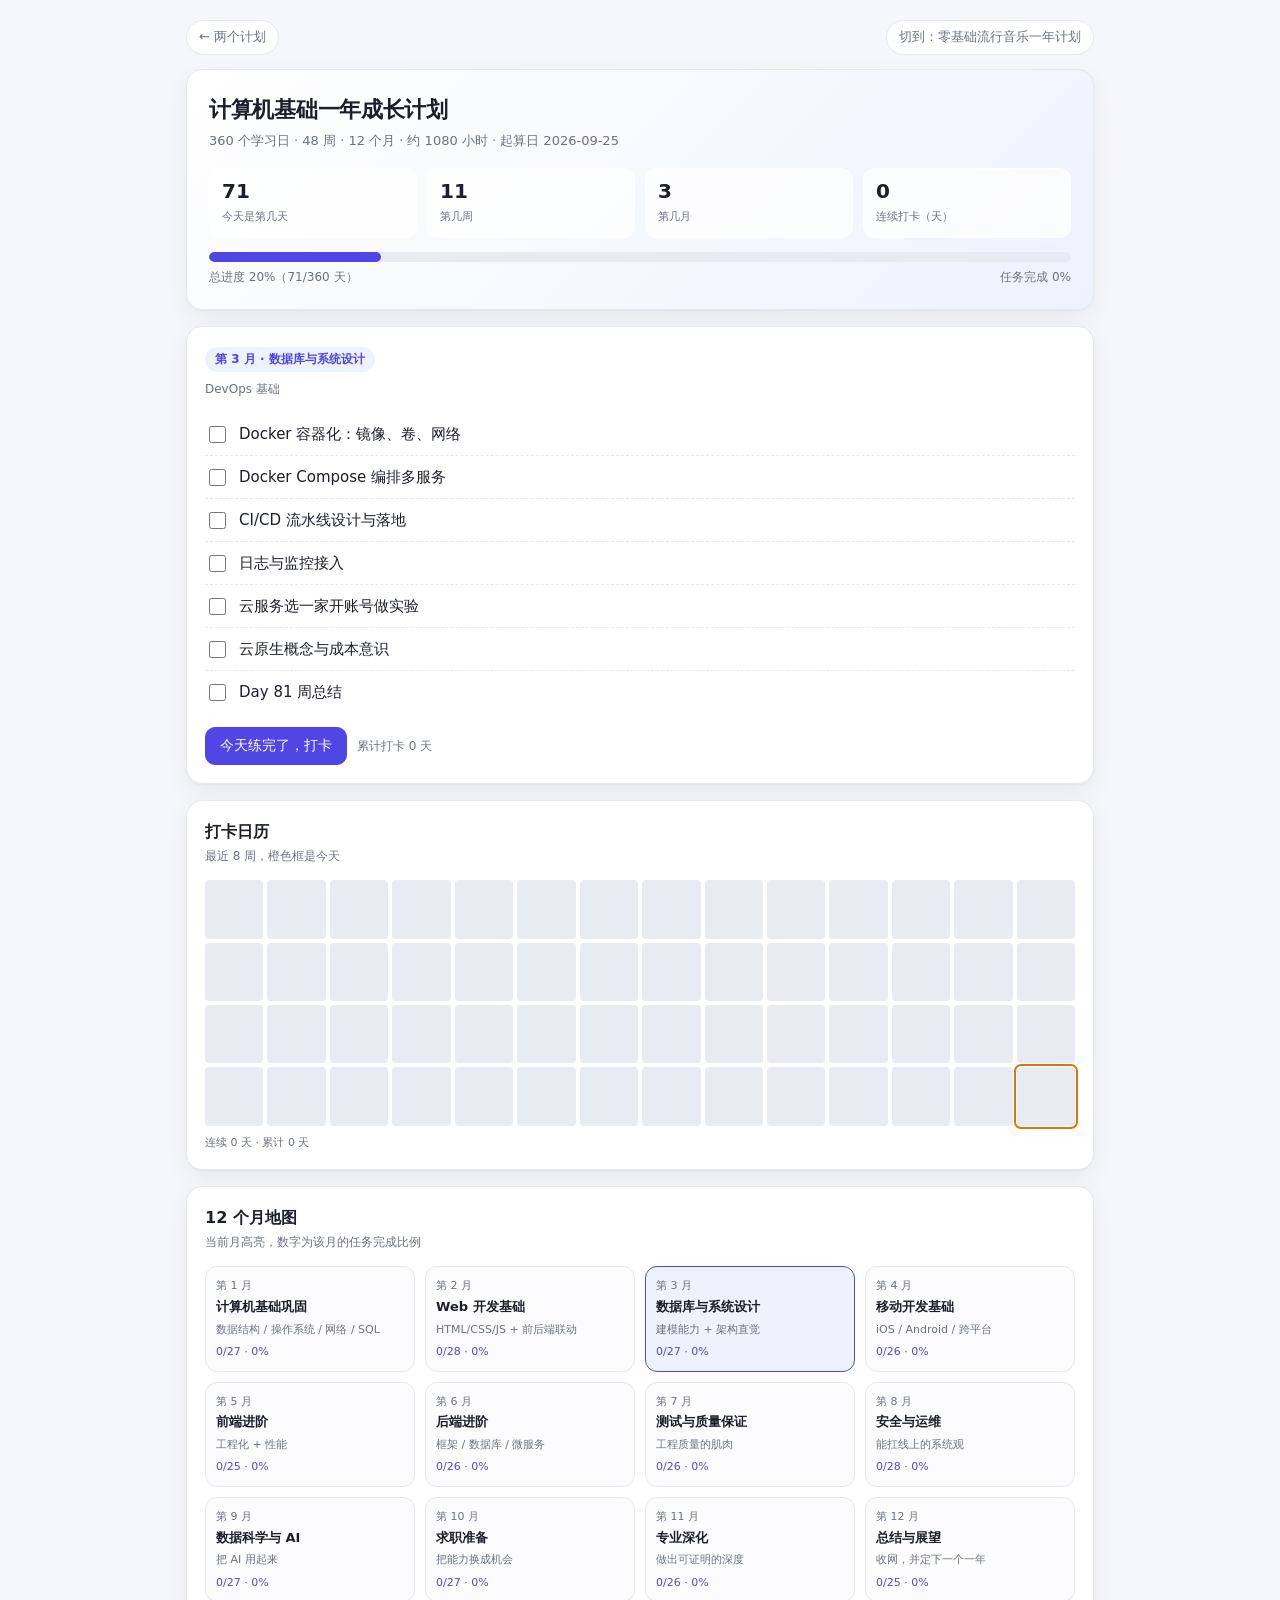
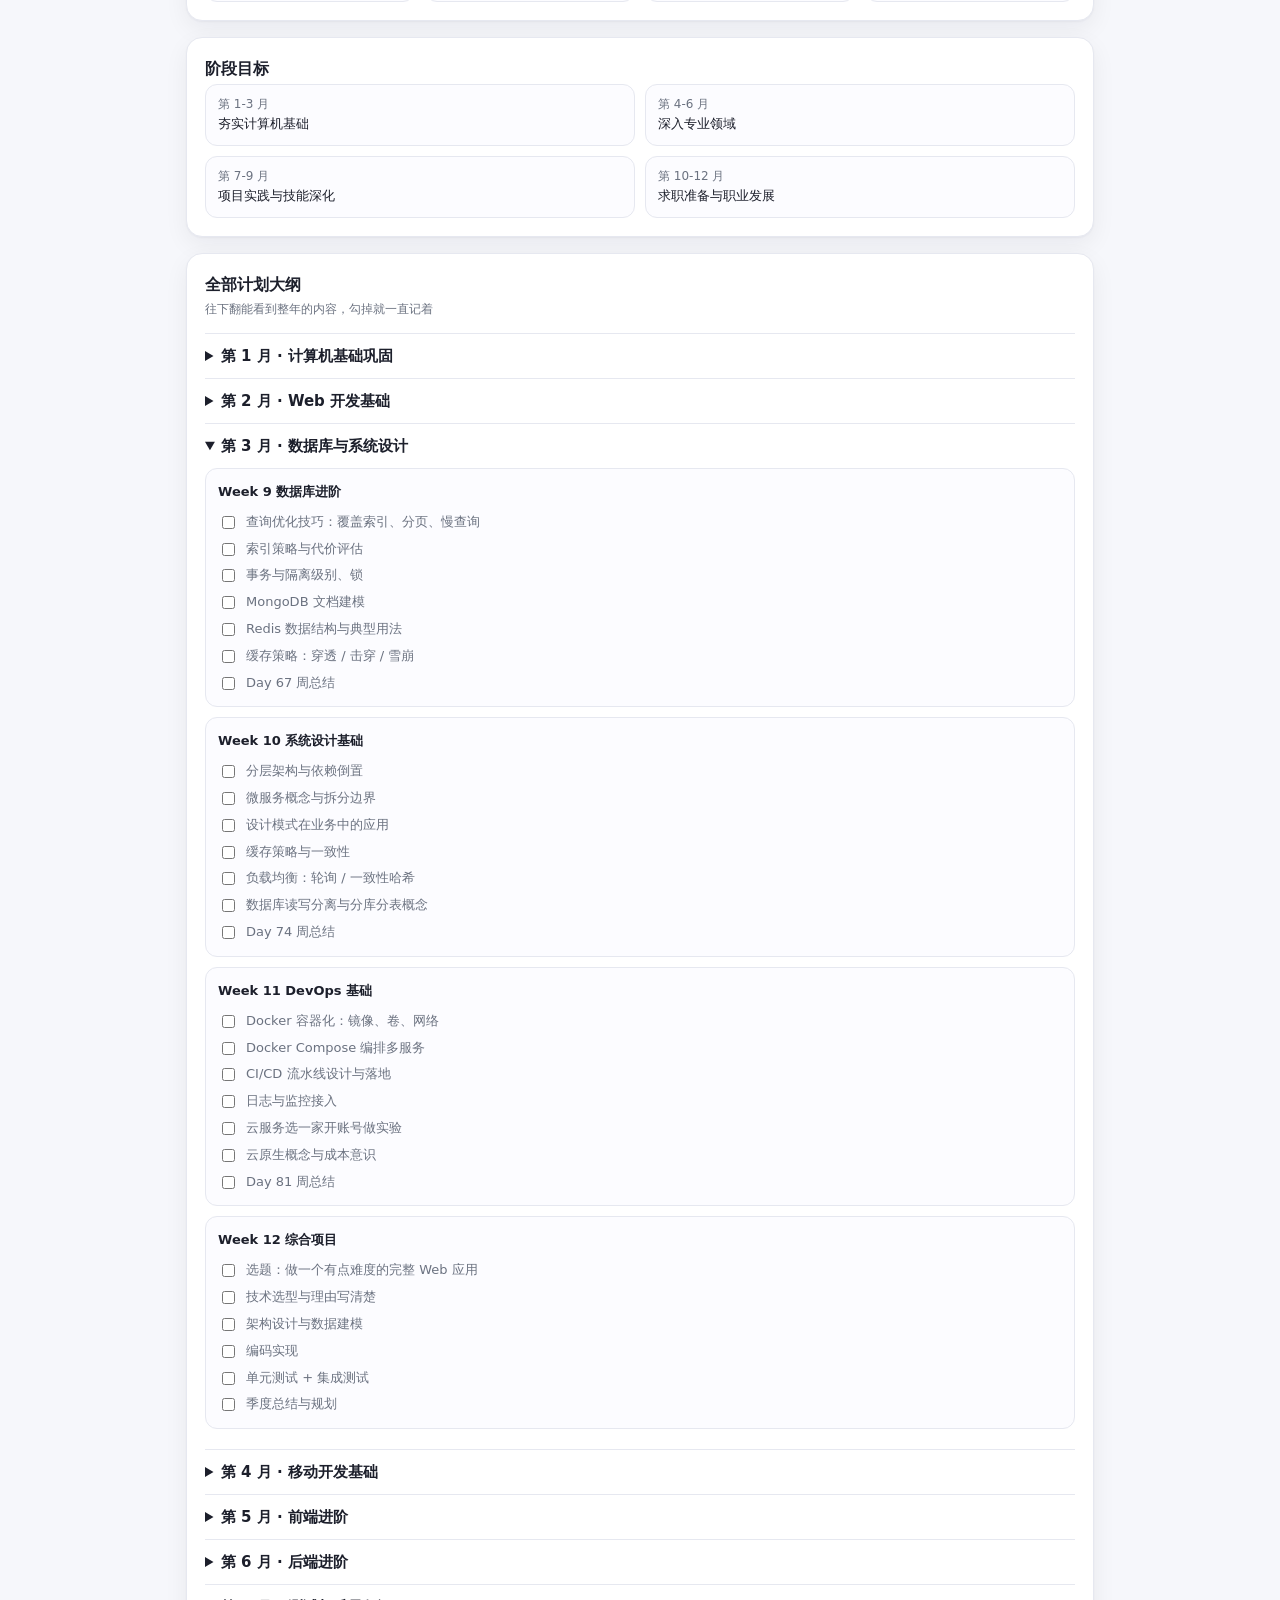
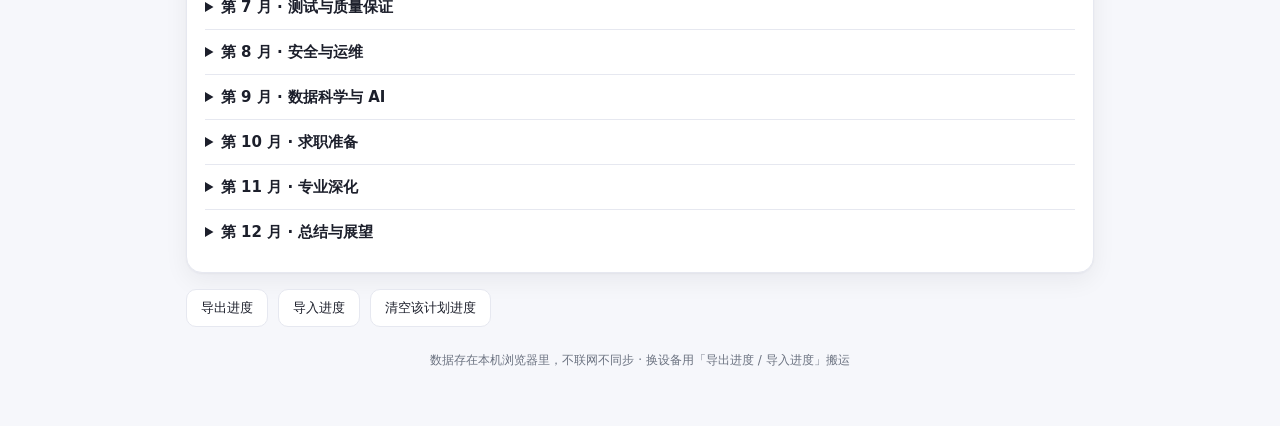
<file: study.html>
<!DOCTYPE html>
<html lang="zh-CN">
<head>
<meta charset="utf-8">
<meta name="viewport" content="width=device-width,initial-scale=1,viewport-fit=cover">
<meta name="theme-color" content="#4f46e5">
<meta name="apple-mobile-web-app-capable" content="yes">
<meta name="mobile-web-app-capable" content="yes">
<meta name="apple-mobile-web-app-status-bar-style" content="default">
<meta name="apple-mobile-web-app-title" content="计算机基础一年成长计划">
<link rel="apple-touch-icon" href="[data-uri]">
<title>计算机基础一年成长计划 · 两个计划</title>
<style>
:root{
  --bg:#f6f7fb; --card:#ffffff; --line:#e6e8f0; --text:#1c1f2b; --muted:#6b7280;
  --accent:#4f46e5; --accent-soft:#eef2ff; --ok:#16a34a; --warn:#d97706;
  --radius:16px; --shadow:0 1px 2px rgba(16,24,40,.04),0 8px 24px rgba(16,24,40,.06);
}
*{box-sizing:border-box;-webkit-tap-highlight-color:transparent}
html,body{margin:0;padding:0}
body{
  background:var(--bg); color:var(--text);
  font-family:-apple-system,BlinkMacSystemFont,"Segoe UI","PingFang SC","Microsoft YaHei",system-ui,sans-serif;
  font-size:15px; line-height:1.6; -webkit-font-smoothing:antialiased;
}
.wrap{max-width:940px;margin:0 auto;padding:20px 16px 56px}
.topbar{display:flex;align-items:center;gap:10px;margin-bottom:14px}
.topbar a{color:var(--muted);text-decoration:none;font-size:13px;border:1px solid var(--line);
  background:var(--card);padding:6px 12px;border-radius:999px}
.topbar a:hover{border-color:var(--accent);color:var(--accent)}
.topbar .spacer{flex:1}

.hero{background:linear-gradient(135deg,var(--card),var(--accent-soft));border:1px solid var(--line);
  border-radius:var(--radius);padding:22px;box-shadow:var(--shadow)}
.hero h1{margin:0 0 4px;font-size:22px;letter-spacing:-.3px}
.hero .sub{color:var(--muted);font-size:13px;margin-bottom:16px}
.hero-grid{display:grid;grid-template-columns:repeat(4,1fr);gap:10px}
.stat{background:rgba(255,255,255,.75);border:1px solid rgba(255,255,255,.9);border-radius:12px;padding:10px 12px}
.stat b{display:block;font-size:20px;line-height:1.2;font-variant-numeric:tabular-nums}
.stat span{font-size:11px;color:var(--muted)}
.bar{height:10px;background:#e9ebf3;border-radius:999px;overflow:hidden;margin-top:14px}
.bar>i{display:block;height:100%;background:var(--accent);border-radius:999px;transition:width .4s ease}
.barlabel{display:flex;justify-content:space-between;font-size:12px;color:var(--muted);margin-top:6px}

.card{background:var(--card);border:1px solid var(--line);border-radius:var(--radius);
  padding:18px;margin-top:16px;box-shadow:var(--shadow)}
.card>h2{margin:0 0 2px;font-size:16px}
.card>.hint{color:var(--muted);font-size:12px;margin:0 0 14px}
.badge{display:inline-block;background:var(--accent-soft);color:var(--accent);border-radius:999px;
  padding:3px 10px;font-size:12px;font-weight:600}

.checklist{list-style:none;margin:0;padding:0}
.checklist li{display:flex;gap:10px;align-items:flex-start;padding:9px 0;border-bottom:1px dashed var(--line)}
.checklist li:last-child{border-bottom:0}
.checklist input{margin-top:4px;width:17px;height:17px;accent-color:var(--accent);flex:none}
.checklist label{flex:1;cursor:pointer}
.checklist input:checked + label{color:var(--muted);text-decoration:line-through}

.btn{border:1px solid var(--line);background:var(--card);color:var(--text);border-radius:10px;
  padding:9px 14px;font-size:14px;cursor:pointer;font-family:inherit}
.btn:hover{border-color:var(--accent)}
.btn.primary{background:var(--accent);border-color:var(--accent);color:#fff}
.btn.done{background:var(--ok);border-color:var(--ok);color:#fff}
.row{display:flex;gap:10px;flex-wrap:wrap;align-items:center}

.months{display:grid;grid-template-columns:repeat(4,1fr);gap:10px}
.mcard{border:1px solid var(--line);border-radius:12px;padding:10px;background:#fcfcff}
.mcard.now{border-color:var(--accent);background:var(--accent-soft)}
.mcard .m-no{font-size:11px;color:var(--muted)}
.mcard .m-title{font-size:13px;font-weight:600;margin-top:2px}
.mcard .m-goal{font-size:11px;color:var(--muted);margin-top:4px;line-height:1.4}
.mcard .m-pct{font-size:11px;color:var(--accent);margin-top:6px;font-variant-numeric:tabular-nums}

.phases{display:grid;grid-template-columns:repeat(2,1fr);gap:10px}
.phase{border:1px solid var(--line);border-radius:12px;padding:10px 12px;background:#fcfcff;font-size:13px}
.phase b{display:block;font-size:12px;color:var(--muted);font-weight:500}

.heat{display:grid;grid-template-columns:repeat(14,1fr);gap:4px;margin-top:6px}
.heat i{aspect-ratio:1;border-radius:4px;background:#e9ebf3;display:block}
.heat i.on{background:var(--accent)}
.heat i.today{outline:2px solid var(--warn);outline-offset:1px}
.heat-legend{font-size:11px;color:var(--muted);margin-top:8px}

.blocks{display:grid;grid-template-columns:repeat(2,1fr);gap:10px}
.mini{border:1px solid var(--line);border-radius:12px;padding:10px 12px;background:#fcfcff}
.mini b{font-size:13px}
.mini ul{margin:6px 0 0;padding-left:18px;color:var(--muted);font-size:12px}
.mini.now{border-color:var(--accent);background:var(--accent-soft)}
.mini.now b{color:var(--accent)}

.songs{display:grid;grid-template-columns:repeat(2,1fr);gap:10px}
.song{border:1px solid var(--line);border-radius:12px;padding:10px 12px;background:#fcfcff}
.song .st{font-size:11px;color:var(--muted)}
.song ul{margin:6px 0 0;padding-left:18px;font-size:13px}

.tools{margin-top:16px;display:flex;gap:10px;flex-wrap:wrap}
.tools .btn{font-size:13px}
footer{color:var(--muted);font-size:12px;text-align:center;margin-top:24px}

/* ---- iOS 版：两个 Tab ---- */
.tabbar{display:none}
.ios-shell .hero{border-radius:14px}
@media (max-width:760px){
  .hero-grid{grid-template-columns:repeat(2,1fr)}
  .months{grid-template-columns:repeat(2,1fr)}
  .blocks,.phases,.songs{grid-template-columns:1fr}
  .heat{grid-template-columns:repeat(14,1fr)}
}
body.ios{padding-bottom:calc(64px + env(safe-area-inset-bottom))}
body.ios .tabbar{display:flex;position:fixed;left:0;right:0;bottom:0;background:rgba(255,255,255,.92);
  backdrop-filter:saturate(180%) blur(20px);border-top:1px solid var(--line);z-index:20;
  padding-bottom:env(safe-area-inset-bottom)}
body.ios .tabbar button{flex:1;border:0;background:none;padding:11px 4px 13px;font-family:inherit;
  font-size:11px;color:var(--muted);display:flex;flex-direction:column;align-items:center;gap:3px}
body.ios .tabbar button .dot{width:22px;height:22px;border-radius:7px;background:var(--line)}
body.ios .tabbar button.on{color:var(--accent)}
body.ios .tabbar button.on .dot{background:var(--accent)}
body.ios .pane{display:none}
body.ios .pane.active{display:block}
body.ios .ios-title{position:sticky;top:0;background:rgba(246,247,251,.9);backdrop-filter:blur(12px);
  z-index:10;padding:14px 16px 8px;margin:-20px -16px 12px;font-size:13px;color:var(--muted);font-weight:600}

</style>
</head>
<body class="">
<div class="wrap">
<div class="topbar">
  <a href="../index.html">← 两个计划</a>
  <span class="spacer"></span>
  <a href="sing.html">切到：零基础流行音乐一年计划</a>
</div>
<main id="app"></main>
<footer>数据存在本机浏览器里，不联网不同步 · 换设备用「导出进度 / 导入进度」搬运</footer>
</div>
<script>
/* 两个计划 · 共享数据
 * 起算日：2026-09-25（与 D:\ai\2026-09-24\计划部署 里的 vbs 提醒脚本保持一致）
 */

const START_DATE = '2026-09-25';

const PLANS = {
  study: {
    id: 'study',
    title: '计算机基础一年成长计划',
    sub: '360 个学习日 · 48 周 · 12 个月 · 约 1080 小时',
    accent: '#4f46e5',
    accentSoft: '#eef2ff',
    totalDays: 360,
    totalWeeks: 48,
    unitSingular: '本周',
    phases: [
      { range: '第 1-3 月', desc: '夯实计算机基础' },
      { range: '第 4-6 月', desc: '深入专业领域' },
      { range: '第 7-9 月', desc: '项目实践与技能深化' },
      { range: '第 10-12 月', desc: '求职准备与职业发展' }
    ],
    months: [
      { m: 1, title: '计算机基础巩固', goal: '数据结构 / 操作系统 / 网络 / SQL', weeks: [
        { w: 1, range: 'Day 1-7', title: '编程基础强化', items: [
          '数组、链表、栈、队列 —— 手推一遍复杂度',
          '排序、查找、递归 —— 各写一遍实现',
          'LeetCode 简单题每天 3 题',
          '面向对象：封装 / 继承 / 多态',
          '设计模式初步：单例、工厂、策略',
          '练手：图书管理系统面向对象设计',
          'Day 7 周总结与复习'
        ]},
        { w: 2, range: 'Day 8-14', title: '计算机系统基础', items: [
          '进程与线程管理：状态、调度、上下文切换',
          '内存管理：虚拟内存、分页、页面置换',
          '文件系统与 IO：inode、缓冲、阻塞/非阻塞',
          'TCP/IP 协议栈：三次握手、四次挥手、滑动窗口',
          'HTTP/HTTPS：状态码、缓存、TLS 握手',
          'Socket 编程实践：写个 echo server',
          'Day 14 周总结与复习'
        ]},
        { w: 3, range: 'Day 15-21', title: '数据库与开发工具', items: [
          'SQL：多表连接、子查询、聚合',
          '索引优化策略与最左前缀',
          '执行计划分析（EXPLAIN）',
          'Git 深入：rebase、cherry-pick、reflog',
          'Linux 基础命令与 Shell 脚本入门',
          '本机开发环境配齐并写文档',
          'Day 21 周总结与复习'
        ]},
        { w: 4, range: 'Day 22-30', title: '项目实践与总结', items: [
          '完整小项目：需求分析与架构设计',
          '核心功能实现',
          '测试与性能优化',
          '写用户文档与技术文档',
          '写部署说明',
          '月度总结与下月规划'
        ]}
      ]},
      { m: 2, title: 'Web 开发基础', goal: 'HTML/CSS/JS + 前后端联动', weeks: [
        { w: 5, range: 'Day 31-37', title: '前端基础', items: [
          'HTML5 语义化标签',
          'CSS3 布局：Flex + Grid',
          '响应式设计与移动端适配',
          'JS 语法与数据类型',
          'DOM 操作与事件流',
          '异步编程基础：回调 / Promise',
          'Day 37 周总结'
        ]},
        { w: 6, range: 'Day 38-44', title: 'JavaScript 进阶与框架入门', items: [
          'ES6+ 新特性：解构、模块化、异步语法',
          '模块化开发与打包思维',
          '调试技巧与性能面板入门',
          'React 或 Vue 二选一学基础',
          '组件化开发思想',
          '状态管理入门',
          'Day 44 周总结'
        ]},
        { w: 7, range: 'Day 45-51', title: '后端基础', items: [
          'HTTP 协议深入：幂等、缓存协商、跨域',
          'RESTful API 设计与规范',
          'Web 服务器配置与反向代理',
          'Node.js / Python / Java 选一门深入',
          '后端框架入门：路由与中间件',
          '数据库连接与 ORM 基础',
          'Day 51 周总结'
        ]},
        { w: 8, range: 'Day 52-60', title: 'Web 项目实践', items: [
          '全栈小项目：前后端分离架构',
          'API 设计与实现',
          '前端页面开发与联调',
          '性能优化：首屏、缓存、压缩',
          '安全：XSS / CSRF / SQL 注入防护',
          '部署上线并写复盘',
          '月度总结'
        ]}
      ]},
      { m: 3, title: '数据库与系统设计', goal: '建模能力 + 架构直觉', weeks: [
        { w: 9, range: 'Day 61-67', title: '数据库进阶', items: [
          '查询优化技巧：覆盖索引、分页、慢查询',
          '索引策略与代价评估',
          '事务与隔离级别、锁',
          'MongoDB 文档建模',
          'Redis 数据结构与典型用法',
          '缓存策略：穿透 / 击穿 / 雪崩',
          'Day 67 周总结'
        ]},
        { w: 10, range: 'Day 68-74', title: '系统设计基础', items: [
          '分层架构与依赖倒置',
          '微服务概念与拆分边界',
          '设计模式在业务中的应用',
          '缓存策略与一致性',
          '负载均衡：轮询 / 一致性哈希',
          '数据库读写分离与分库分表概念',
          'Day 74 周总结'
        ]},
        { w: 11, range: 'Day 75-81', title: 'DevOps 基础', items: [
          'Docker 容器化：镜像、卷、网络',
          'Docker Compose 编排多服务',
          'CI/CD 流水线设计与落地',
          '日志与监控接入',
          '云服务选一家开账号做实验',
          '云原生概念与成本意识',
          'Day 81 周总结'
        ]},
        { w: 12, range: 'Day 82-90', title: '综合项目', items: [
          '选题：做一个有点难度的完整 Web 应用',
          '技术选型与理由写清楚',
          '架构设计与数据建模',
          '编码实现',
          '单元测试 + 集成测试',
          '季度总结与规划'
        ]}
      ]},
      { m: 4, title: '移动开发基础', goal: 'iOS / Android / 跨平台', weeks: [
        { w: 13, range: 'Day 91-97', title: '移动开发概述', items: [
          '移动端生态与平台差异',
          '开发环境搭建',
          '响应式与自适应设计原则',
          'React Native 基础',
          'Flutter 基础',
          '性能权衡：原生 vs 跨端',
          'Day 97 周总结'
        ]},
        { w: 14, range: 'Day 98-104', title: '原生开发入门', items: [
          'Swift 语言基础',
          'UIKit / SwiftUI 基础',
          'iOS 开发工具与调试',
          'Kotlin 基础',
          'Android SDK 与 UI 组件',
          '两边各跑通一个 Hello World + 列表页',
          'Day 104 周总结'
        ]},
        { w: 15, range: 'Day 105-111', title: '移动应用开发', items: [
          'MVVM 架构落地',
          '数据绑定与状态管理',
          '生命周期管理',
          '网络请求与错误兜底',
          '本地存储：偏好 / 数据库',
          '基础权限与传感器使用',
          'Day 111 周总结'
        ]},
        { w: 16, range: 'Day 112-120', title: '移动项目实践', items: [
          '完整 App：需求分析与 UI 设计',
          '功能开发与联调',
          '单元测试与 UI 测试',
          '性能优化：启动、内存、流畅度',
          '月度总结'
        ]}
      ]},
      { m: 5, title: '前端进阶', goal: '工程化 + 性能', weeks: [
        { w: 17, range: 'Day 121-127', title: '框架深入', items: [
          '高级组件开发：插槽 / 高阶组件 / hooks',
          '状态管理进阶',
          '路由管理与权限',
          'UI 组件库二次封装',
          '主题定制与设计token',
          'Day 127 周总结'
        ]},
        { w: 18, range: 'Day 128-134', title: '前端工程化', items: [
          'Webpack 配置从零写一遍',
          'Vite 上手并对比',
          '代码分割与懒加载',
          'ESLint + Prettier 落地',
          '单元测试与覆盖率',
          'Day 134 周总结'
        ]},
        { w: 19, range: 'Day 135-141', title: '前端性能优化', items: [
          '加载优化：资源压缩、CDN、预加载',
          '渲染优化：重排重绘、虚拟列表',
          '代码优化与包体积治理',
          '性能监控接入',
          '错误追踪与 sourcemap',
          '用户行为埋点基础',
          'Day 141 周总结'
        ]},
        { w: 20, range: 'Day 142-150', title: '前端项目实践', items: [
          '大型前端项目架构设计',
          '自研组件库',
          '状态管理方案选型落地',
          '性能压测与优化实施',
          '效果评估与复盘',
          '月度总结'
        ]}
      ]},
      { m: 6, title: '后端进阶', goal: '框架 / 数据库 / 微服务', weeks: [
        { w: 21, range: 'Day 151-157', title: '后端框架深入', items: [
          'Spring Boot / Django / Express 选一个深入',
          '中间件与拦截机制开发',
          '插件系统或模块化设计',
          'RESTful API 设计规范落地',
          'GraphQL 基础实践',
          'API 文档自动生成',
          'Day 157 周总结'
        ]},
        { w: 22, range: 'Day 158-164', title: '数据库进阶', items: [
          '高级查询：窗口函数、CTE',
          '事务处理与死锁排查',
          '数据库设计模式',
          'MongoDB 高级特性：聚合管道',
          'Redis 高级应用：分布式锁、限流',
          '数据库选型方法论',
          'Day 164 周总结'
        ]},
        { w: 23, range: 'Day 165-171', title: '微服务架构', items: [
          '服务拆分原则与边界上下文',
          '服务间通信：REST / MQ / gRPC',
          '负载均衡与服务发现',
          '配置中心',
          '熔断降级与限流',
          '链路追踪基础',
          'Day 171 周总结'
        ]},
        { w: 24, range: 'Day 172-180', title: '后端项目实践', items: [
          '微服务小项目：需求与拆分',
          '开发与联调',
          '单元 / 契约 / 集成测试',
          '容器化部署',
          '半年总结与规划'
        ]}
      ]},
      { m: 7, title: '测试与质量保证', goal: '工程质量的肌肉', weeks: [
        { w: 25, range: 'Day 181-187', title: '测试基础', items: [
          '测试类型与测试金字塔',
          '测试方法：等价类、边界值',
          '测试流程与缺陷生命周期',
          'JUnit / pytest 上手',
          '测试覆盖率统计',
          'Mock 与 Stub',
          'Day 187 周总结'
        ]},
        { w: 26, range: 'Day 188-194', title: '集成测试', items: [
          '集成测试策略',
          'API 测试：Postman / 自动化脚本',
          '数据库测试与数据夹具',
          '端到端测试：Selenium / Cypress',
          '测试框架封装',
          'CI 里接自动化测试',
          'Day 194 周总结'
        ]},
        { w: 27, range: 'Day 195-201', title: '性能测试', items: [
          '性能测试工具与指标定义',
          '测试场景设计',
          'JMeter（或 k6）实操',
          '压力测试与瓶颈定位',
          '性能调优措施验证',
          'Day 201 周总结'
        ]},
        { w: 28, range: 'Day 202-210', title: '质量保证实践', items: [
          '为一个项目写完整测试计划',
          '测试用例设计与评审',
          '测试执行与记录',
          '缺陷跟踪与分析',
          '输出质量报告',
          '月度总结'
        ]}
      ]},
      { m: 8, title: '安全与运维', goal: '能扛线上的系统观', weeks: [
        { w: 29, range: 'Day 211-217', title: 'Web 安全基础', items: [
          'OWASP Top 10 逐条过',
          '注入、XSS、CSRF、越权的原理与防御',
          '认证与会话管理：JWT / OAuth2',
          '安全编码规范',
          '渗透测试基础（只在自己环境练）',
          '漏洞扫描与依赖审计',
          'Day 217 周总结'
        ]},
        { w: 30, range: 'Day 218-224', title: '运维基础', items: [
          'Linux 系统监控：CPU / IO / 网络',
          '日志管理与轮转',
          '性能调优与容量评估',
          '网络配置与排错',
          '防火墙与安全组',
          '负载均衡配置实操',
          'Day 224 周总结'
        ]},
        { w: 31, range: 'Day 225-231', title: 'DevOps 实践', items: [
          'Jenkins / GitLab CI 流水线',
          '自动化部署与灰度',
          '多环境管理',
          'Docker 进阶：分层、多阶段构建',
          'Kubernetes 基础概念与部署',
          '容器编排实操',
          'Day 231 周总结'
        ]},
        { w: 32, range: 'Day 232-240', title: '监控与告警', items: [
          'Prometheus + Grafana 搭一套',
          '日志收集链路',
          '性能监控指标定义',
          '告警规则设计',
          '通知渠道与值班机制',
          '故障复盘文档模板',
          '季度总结'
        ]}
      ]},
      { m: 9, title: '数据科学与 AI', goal: '把 AI 用起来', weeks: [
        { w: 33, range: 'Day 241-247', title: 'Python 数据分析', items: [
          'NumPy 数组运算',
          'Pandas 数据清洗',
          '探索性数据分析流程',
          'Matplotlib / Seaborn 作图',
          '可视化表达技巧',
          'Dash 或 Plotly 做交互图表',
          'Day 247 周总结'
        ]},
        { w: 34, range: 'Day 248-254', title: '机器学习基础', items: [
          '监督学习：回归与分类',
          '无监督学习：聚类与降维',
          '模型评估：交叉验证、指标选择',
          'Scikit-learn 实操',
          '特征工程实践',
          '模型调参与过拟合处理',
          'Day 254 周总结'
        ]},
        { w: 35, range: 'Day 255-261', title: '深度学习入门', items: [
          '神经网络基础与反向传播',
          'PyTorch 或 TensorFlow 上手',
          '训练流程与调参',
          '图像识别小任务',
          'NLP 小任务',
          '推理与部署方式',
          'Day 261 周总结'
        ]},
        { w: 36, range: 'Day 262-270', title: 'AI 项目实践', items: [
          '选题：做一个小而完整的 AI 项目',
          '数据准备与标注',
          '模型开发与训练',
          '性能优化与部署',
          '效果评估与报告',
          '月度总结'
        ]}
      ]},
      { m: 10, title: '求职准备', goal: '把能力换成机会', weeks: [
        { w: 37, range: 'Day 271-277', title: '简历与作品集', items: [
          '简历撰写：一页纸 + 数据化成果',
          '项目经验整理成 STAR 结构',
          '技能清单与技术关键词',
          'GitHub 主页整理（README / pin）',
          '项目文档补齐',
          '在线作品集页面上线',
          'Day 277 周总结'
        ]},
        { w: 38, range: 'Day 278-284', title: '面试准备', items: [
          '算法题：高频 100 题刷两遍',
          '系统设计题：套路与口述练习',
          '项目经验的深挖问答准备',
          '行为面试 STAR 法则',
          '常见问题的回答稿',
          '模拟面试至少 3 场',
          'Day 284 周总结'
        ]},
        { w: 39, range: 'Day 285-291', title: '行业研究', items: [
          '技术趋势与岗位需求调研',
          '目标公司清单与研究',
          '岗位 JD 逐条对照自身差距',
          '职业发展路径选择',
          '针对性补强计划',
          '短期与长期目标设定',
          'Day 291 周总结'
        ]},
        { w: 40, range: 'Day 292-300', title: '求职实战', items: [
          '职位筛选与优先级排序',
          '投递准备与渠道铺开',
          '面试安排与时间管理',
          '每场面试写复盘',
          '经验总结与改进',
          '半年总结'
        ]}
      ]},
      { m: 11, title: '专业深化', goal: '做出可证明的深度', weeks: [
        { w: 41, range: 'Day 301-307', title: '方向选择', items: [
          '方向调研：前端 / 后端 / 全栈 / 数据',
          '对照自身兴趣与市场下决定',
          '专业技能深度提升计划',
          '行业知识补充',
          '最佳实践与工程范式掌握',
          'Day 307 周总结'
        ]},
        { w: 42, range: 'Day 308-315', title: '深度项目', items: [
          '专业方向项目立项',
          '技术选型与架构设计',
          '核心难点攻克',
          '功能扩展与打磨',
          '性能优化',
          '文档完善',
          'Day 315 周总结'
        ]},
        { w: 43, range: 'Day 316-322', title: '开源与影响力', items: [
          '选一个开源项目开始跟进',
          '提第一个 PR（哪怕改文档）',
          '文档改进与 issue 答疑',
          '写 2 篇技术博客',
          '做一次技术分享',
          '参与社区讨论',
          'Day 322 周总结'
        ]},
        { w: 44, range: 'Day 323-330', title: '专业认证', items: [
          '认证选型：性价比与含金量评估',
          '学习计划制定',
          '模拟考试摸底',
          '报名与备考冲刺',
          '参加考试拿证',
          '月度总结'
        ]}
      ]},
      { m: 12, title: '总结与展望', goal: '收网，并定下一个一年', weeks: [
        { w: 45, range: 'Day 331-337', title: '年度总结', items: [
          '技能提升自评（对照起点的差距）',
          '项目成果清单整理',
          '学习经验与方法沉淀',
          '目标达成情况量化',
          '挑战与收获复盘',
          '改进方向明确',
          'Day 337 周总结'
        ]},
        { w: 46, range: 'Day 338-344', title: '下一年规划', items: [
          '新目标：技能 / 项目 / 职业',
          '学习路径规划',
          '资源准备',
          '时间安排与节奏设计',
          'Day 344 周总结'
        ]},
        { w: 47, range: 'Day 345-351', title: '知识体系完善', items: [
          '构建自己的知识树',
          '薄弱环节专项补强',
          '知识图谱整理成文档',
          '高效学习技巧总结',
          '时间管理优化',
          '学习习惯固化',
          'Day 351 周总结'
        ]},
        { w: 48, range: 'Day 352-360', title: '未来展望', items: [
          '职业路径规划（3 年视野）',
          '技能发展路线图',
          '长期目标设定',
          '软技能与沟通提升',
          '年度总结与新年规划',
          '给明年的自己写一段话'
        ]}
      ]}
    ]
  },

  sing: {
    id: 'sing',
    title: '零基础流行音乐一年计划',
    sub: '每天 20-60 分钟 · 12 个月 · 从腹式呼吸到完整表演',
    accent: '#db2777',
    accentSoft: '#fdf2f8',
    totalDays: 365,
    totalWeeks: 48,
    unitSingular: '本周',
    phases: [
      { range: '第 1-3 月', desc: '基础入门 · 技能提升 · 技巧巩固' },
      { range: '第 4-6 月', desc: '进阶提升：音质 / 技巧 / 风格' },
      { range: '第 7-9 月', desc: '表现力强化：情感 / 即兴 / 舞台' },
      { range: '第 10-12 月', desc: '综合提升：积累 / 创作 / 表演' }
    ],
    months: [
      { m: 1, title: '基础入门', blocks: [
        { label: '第 1 周', weeks: [1], min: '20-30 分钟', title: '建立基础认知', goal: '学会腹式呼吸和正确站姿', items: [
          '热身 5 分钟：轻轻哼唱，放松喉咙',
          '姿势 5 分钟：双脚与肩同宽，挺胸抬头，肩膀放松',
          '呼吸 10 分钟：吸气时肚子鼓起，呼气时肚子收缩',
          '音阶 5 分钟：do-re-mi-fa-sol',
          '理解：气息是声音的底座，不是嗓子用力'
        ]},
        { label: '第 2 周', weeks: [2], min: '25-35 分钟', title: '音准训练', goal: '能准确唱出音高', items: [
          '热身 5 分钟',
          '呼吸 5 分钟',
          '音准 15 分钟：用钢琴或 APP 辅助跟唱音阶',
          '节奏 10 分钟：拍手打 4/4 拍',
          '重点：do-re-mi-fa-sol-la-si 全音阶'
        ]},
        { label: '第 3 周', weeks: [3], min: '30-40 分钟', title: '发声基础', goal: '找到共鸣，不喊叫', items: [
          '热身 5 分钟',
          '呼吸 5 分钟',
          '发声 15 分钟：元音练习 啊-哦-咦-呜',
          '音准 10 分钟',
          '练歌 5 分钟：《小星星》',
          '重点：用气息支撑声音，喉咙不使劲'
        ]},
        { label: '第 4 周', weeks: [4], min: '35-45 分钟', title: '第一首完整歌曲', goal: '完整唱完一首歌', items: [
          '热身 5 分钟',
          '呼吸 5 分钟',
          '发声 10 分钟',
          '练歌 20 分钟：《生日快乐》或《小星星》流行版',
          '录音自评：找出跑调和断气的地方',
          '重点：建立自信心'
        ]}
      ]},
      { m: 2, title: '技能提升', blocks: [
        { label: '第 5-6 周', weeks: [5, 6], min: '40-50 分钟', title: '音域扩展', goal: '扩展音域，提高控制力', items: [
          '热身 5 分钟',
          '呼吸 5 分钟',
          '音阶 15 分钟：向高低两端扩展',
          '技巧 15 分钟：跳音（弹性）+ 连音（连贯）',
          '练歌 10 分钟',
          '重点：高音和低音的过渡不要破音'
        ]},
        { label: '第 7-8 周', weeks: [7, 8], min: '45-60 分钟', title: '流行歌曲入门', goal: '唱出流行味', items: [
          '热身 5 分钟',
          '呼吸 5 分钟',
          '技巧 15 分钟',
          '练歌 30 分钟：《童话》《隐形的翅膀》简化版',
          '重点：流行歌的咬字与情感表达',
          '重点：提升演唱流畅度'
        ]}
      ]},
      { m: 3, title: '技巧巩固', blocks: [
        { label: '第 9-10 周', weeks: [9, 10], min: '45-60 分钟', title: '情感表达', goal: '用情感演绎歌曲', items: [
          '热身 5 分钟',
          '呼吸 5 分钟',
          '技巧 10 分钟',
          '情感 15 分钟：同一句唱出不同情绪对比',
          '练歌 25 分钟',
          '重点：理解歌词含义，做强弱层次'
        ]},
        { label: '第 11-12 周', weeks: [11, 12], min: '50-60 分钟', title: '舞台表现', goal: '站得住唱得稳', items: [
          '热身 5 分钟',
          '呼吸 5 分钟',
          '表现力 15 分钟：动作与表情',
          '练歌 30 分钟',
          '录音 5 分钟：回听并改进',
          '重点：练习眼神交流，别低头看地'
        ]}
      ]},
      { m: 4, title: '音质改善', blocks: [
        { label: '整月', weeks: [13, 14, 15, 16], min: '50-60 分钟', title: '胸腔与口腔共鸣', goal: '声音变亮变圆润', items: [
          '热身 5 分钟',
          '呼吸 5 分钟',
          '共鸣 15 分钟：胸腔共鸣 + 口腔共鸣',
          '音质 15 分钟：明亮度与圆润度',
          '练歌 20 分钟',
          '录音对比：和第 3 月的录音做 A/B 对比'
        ]}
      ]},
      { m: 5, title: '技巧深化', blocks: [
        { label: '整月', weeks: [17, 18, 19, 20], min: '50-60 分钟', title: '颤音 / 滑音 / 假声', goal: '掌握三种装饰技巧', items: [
          '热身 5 分钟',
          '呼吸 5 分钟',
          '技巧 20 分钟：颤音、滑音、真假声转换',
          '练歌 25 分钟',
          '重点：假声不要用嗓子挤'
        ]}
      ]},
      { m: 6, title: '风格适应', blocks: [
        { label: '整月', weeks: [21, 22, 23, 24], min: '50-60 分钟', title: '多风格切换', goal: '能适应不同流行风格', items: [
          '热身 5 分钟',
          '呼吸 5 分钟',
          '风格 20 分钟：抒情 / 节奏 / R&B 切换练习',
          '练歌 25 分钟',
          '每月至少学会 2 首不同风格的新歌'
        ]}
      ]},
      { m: 7, title: '情感深度', blocks: [
        { label: '整月', weeks: [25, 26, 27, 28], min: '50-60 分钟', title: '深度情感表达', goal: '唱进人心里', items: [
          '热身 5 分钟',
          '呼吸 5 分钟',
          '情感 20 分钟：强弱、气息、咬字的细节处理',
          '练歌 25 分钟',
          '挑一首歌做到「每次唱都有画面」'
        ]}
      ]},
      { m: 8, title: '即兴演唱', blocks: [
        { label: '整月', weeks: [29, 30, 31, 32], min: '50-60 分钟', title: '简单即兴', goal: '敢自由发挥', items: [
          '热身 5 分钟',
          '呼吸 5 分钟',
          '即兴 20 分钟：跟着伴奏做简单转音与加花',
          '练歌 25 分钟',
          '录音留存：每月录一段即兴做对比'
        ]}
      ]},
      { m: 9, title: '舞台经验', blocks: [
        { label: '整月', weeks: [33, 34, 35, 36], min: '50-60 分钟', title: '模拟表演', goal: '面对观众不虚', items: [
          '热身 5 分钟',
          '呼吸 5 分钟',
          '舞台 20 分钟：完整走一遍包括上下场',
          '练歌 25 分钟',
          '本月至少在真人面前唱一次'
        ]}
      ]},
      { m: 10, title: '歌曲积累', blocks: [
        { label: '整月', weeks: [37, 38, 39, 40], min: '50-60 分钟', title: '曲库扩充', goal: '随时能唱出一串歌', items: [
          '热身 5 分钟',
          '呼吸 5 分钟',
          '技巧 10 分钟',
          '练歌 35 分钟：本月新学 3-4 首',
          '整理一份自己的「能完整唱完」歌单'
        ]}
      ]},
      { m: 11, title: '创作尝试', blocks: [
        { label: '整月', weeks: [41, 42, 43, 44], min: '50-60 分钟', title: '简单旋律创作', goal: '写出自己的句子', items: [
          '热身 5 分钟',
          '呼吸 5 分钟',
          '创作 20 分钟：给一段和弦写旋律',
          '练歌 25 分钟',
          '本月产出 1 段完整旋律（录音或记谱）'
        ]}
      ]},
      { m: 12, title: '表演展示', blocks: [
        { label: '整月', weeks: [45, 46, 47, 48], min: '50-60 分钟', title: '完整表演', goal: '自信登台', items: [
          '热身 5 分钟',
          '呼吸 5 分钟',
          '表演 20 分钟：连唱 2-3 首不停顿',
          '练歌 25 分钟',
          '安排一次正式表演（朋友聚会 / 线上录制）',
          '年度录音对比：第 1 周 vs 现在'
        ]}
      ]}
    ],
    weekday: [
      { d: 1, name: '基础训练日', items: ['热身 5 分钟', '呼吸练习 10 分钟', '音准练习 15 分钟', '发声练习 10 分钟'] },
      { d: 2, name: '技巧训练日', items: ['热身 5 分钟', '呼吸练习 5 分钟', '技巧练习 20 分钟', '歌曲练习 15 分钟'] },
      { d: 3, name: '歌曲练习日', items: ['热身 5 分钟', '呼吸练习 5 分钟', '歌曲练习 35 分钟', '录音自评 5 分钟'] },
      { d: 4, name: '表现力训练日', items: ['热身 5 分钟', '呼吸练习 5 分钟', '表现力练习 20 分钟', '歌曲练习 20 分钟'] },
      { d: 5, name: '综合练习日', items: ['热身 5 分钟', '呼吸练习 5 分钟', '综合练习 30 分钟', '歌曲练习 15 分钟'] },
      { d: 6, name: '自由练习日', items: ['热身 5 分钟', '自由练习 40 分钟', '录音对比 5 分钟'] },
      { d: 0, name: '休息日', items: ['轻松哼唱 15 分钟', '听歌学习 30 分钟', '充分休息'] }
    ],
    songs: [
      { stage: '第 1-2 个月 · 入门级', list: ['小星星（流行版）', '生日快乐', '两只老虎', '茉莉花', '送别'] },
      { stage: '第 3-4 个月 · 初级', list: ['童话（简单版）', '隐形的翅膀（简化版）', '月亮代表我的心', '朋友', '童年'] },
      { stage: '第 5-6 个月 · 中级', list: ['青花瓷', '红豆', '后来', '突然好想你', '演员'] },
      { stage: '第 7-9 个月 · 中高级', list: ['夜空中最亮的星', '成都', '告白气球', '稻香', '晴天'] },
      { stage: '第 10-12 个月 · 高级', list: ['我的未来不是梦', '青藏高原', '死了都要爱', '泡沫', '光年之外'] }
    ],
    checkpoints: [
      { stage: '第 1 个月', items: ['能正确使用腹式呼吸', '能准确唱出基本音阶', '能完整演唱 1-2 首简单歌曲', '建立每日练习习惯'] },
      { stage: '第 2 个月', items: ['音域有扩展', '掌握基本发声技巧', '能演唱 2-3 首流行歌', '音准感明显提升'] },
      { stage: '第 3 个月', items: ['能做简单情感表达', '舞台表现力提升', '能演唱 3-4 首流行歌', '录音质量明显改善'] },
      { stage: '第 4-6 个月', items: ['音质得到改善', '掌握多种演唱技巧', '能适应不同流行风格', '能演唱 5-8 首流行歌'] },
      { stage: '第 7-9 个月', items: ['情感表达大幅提升', '能简单即兴', '有舞台经验', '能演唱 8-12 首流行歌'] },
      { stage: '第 10-12 个月', items: ['歌曲积累丰富', '能尝试简单创作', '表演技巧成熟', '能演唱 12-15 首流行歌'] }
    ]
  }
};

/* 两个计划 · 通用引擎与渲染
 * 纯原生 JS，无依赖。数据全部存在浏览器 localStorage 里。
 */

/* ---------- 日期引擎 ---------- */
function parseYMD(s){const p=s.split('-').map(Number);return new Date(p[0],p[1]-1,p[2]);}
function startOfDay(d){return new Date(d.getFullYear(),d.getMonth(),d.getDate());}
function ymd(d){const p=n=>String(n).padStart(2,'0');return d.getFullYear()+'-'+p(d.getMonth()+1)+'-'+p(d.getDate());}
function diffDays(a,b){return Math.round((startOfDay(b)-startOfDay(a))/86400000);}

function today() { return new Date(); }

function snap(plan){
  const start = parseYMD(START_DATE);
  const now = startOfDay(today());
  const rawDiff = diffDays(start, now) + 1;      // 起算日为第 1 天
  const day = Math.min(Math.max(rawDiff, 1), plan.totalDays);
  const finished = rawDiff > plan.totalDays;
  const week = Math.min(Math.ceil(day / 7), plan.totalWeeks);
  const month = Math.min(Math.ceil(week / 4), 12);
  return { start, day, week, month, finished, todayStr: ymd(now), weekday: now.getDay() };
}

/* ---------- 定位当前模块 ---------- */
function currentBlock(plan, s){
  if(plan.id === 'study'){
    const mi = Math.min(s.month - 1, 11);
    const wi = (s.week - 1) % 4;
    const month = plan.months[mi];
    return { month, block: month.weeks[wi], type: 'week' };
  }
  const mi = Math.min(s.month - 1, 11);
  const month = plan.months[mi];
  let bi = 0;
  if(s.week <= 4) bi = s.week - 1;
  else if(s.week <= 8) bi = 4 + Math.floor((s.week - 5) / 2);
  else if(s.week <= 12) bi = 6 + Math.floor((s.week - 9) / 2);
  else bi = 8 + (Math.min(s.month, 12) - 4);
  bi = Math.min(bi, month.blocks.length - 1);
  return { month, block: month.blocks[bi], type: 'block' };
}

function allItemKeys(plan){
  const keys = [];
  plan.months.forEach(m => {
    const groups = m.weeks || m.blocks || [];
    groups.forEach((g, gi) => {
      (g.items || []).forEach((_, ii) => keys.push(plan.id + ':' + m.m + ':' + gi + ':' + ii));
    });
  });
  if(plan.weekday) plan.weekday.forEach((d, di) => d.items.forEach((_, ii) => keys.push(plan.id + ':wd:' + di + ':' + ii)));
  if(plan.checkpoints) plan.checkpoints.forEach((c, ci) => c.items.forEach((_, ii) => keys.push(plan.id + ':cp:' + ci + ':' + ii)));
  return keys;
}

/* ---------- 存储 ---------- */
const LS_DONE = 'tp:%id:done', LS_IN = 'tp:%id:checkin';
function loadDone(id){ try{ return new Set(JSON.parse(localStorage.getItem(LS_DONE.replace('%id', id)) || '[]')); }catch(e){ return new Set(); } }
function saveDone(id, set){ localStorage.setItem(LS_DONE.replace('%id', id), JSON.stringify([...set])); }
function loadIn(id){ try{ return new Set(JSON.parse(localStorage.getItem(LS_IN.replace('%id', id)) || '[]')); }catch(e){ return new Set(); } }
function saveIn(id, set){ localStorage.setItem(LS_IN.replace('%id', id), JSON.stringify([...set])); }

function streak(set){
  let n = 0;
  const d = startOfDay(today());
  while(set.has(ymd(d))){ n++; d.setDate(d.getDate() - 1); }
  const y = startOfDay(today()); y.setDate(y.getDate() - 1);
  if(n === 0 && set.has(ymd(y))){ while(set.has(ymd(y))){ n++; y.setDate(y.getDate() - 1); } }
  return n;
}

/* ---------- 小工具 ---------- */
const esc = s => String(s).replace(/[&<>"]/g, c => ({'&':'&amp;','<':'&lt;','>':'&gt;','"':'&quot;'}[c]));
function pct(a, b){ return b === 0 ? 0 : Math.round(a / b * 100); }

/* ---------- 渲染一个计划 ---------- */
function renderPlan(plan){
  const s = snap(plan);
  const done = loadDone(plan.id);
  const ins = loadIn(plan.id);
  const cur = currentBlock(plan, s);
  const checkedIn = ins.has(s.todayStr);
  const totalItems = allItemKeys(plan).length;

  // 月度完成率
  const monthStat = plan.months.map(m => {
    const groups = m.weeks || m.blocks || [];
    let t = 0, d = 0;
    groups.forEach((g, gi) => (g.items || []).forEach((_, ii) => {
      t++; if(done.has(plan.id + ':' + m.m + ':' + gi + ':' + ii)) d++;
    }));
    return { m: m.m, t, d, p: pct(d, t) };
  });

  const curItems = (cur.block.items || []).map((txt, i) => {
    const key = plan.id + ':' + cur.month.m + ':' +
      ((plan.id === 'study' ? cur.month.weeks : cur.month.blocks).indexOf(cur.block)) + ':' + i;
    return { txt, key, done: done.has(key) };
  });

  // 热力图：最近 8 周（56 天）
  let heat = '';
  const end = startOfDay(today());
  const begin = new Date(end); begin.setDate(begin.getDate() - 55);
  for(let i = 0; i < 56; i++){
    const d = new Date(begin); d.setDate(begin.getDate() + i);
    const k = ymd(d);
    const cls = ['', ins.has(k) ? 'on' : '', k === s.todayStr ? 'today' : ''].filter(Boolean).join(' ');
    heat += '<i class="' + cls + '" title="' + k + '"></i>';
  }

  const wdToday = plan.weekday ? plan.weekday.find(w => w.d === s.weekday) : null;

  const singExtra = plan.id === 'sing' ? `
    <div class="card">
      <h2>今天 · ${esc(wdToday ? wdToday.name : '')}</h2>
      <p class="hint">按星期安排的练习菜单（周一~周日轮转）</p>
      <ul class="checklist">
        ${wdToday ? wdToday.items.map((t, i) => {
          const k = plan.id + ':wd:' + plan.weekday.indexOf(wdToday) + ':' + i;
          return `<li><input type="checkbox" data-key="${k}" ${done.has(k) ? 'checked' : ''}><label>${esc(t)}</label></li>`;
        }).join('') : ''}
      </ul>
    </div>
    <div class="card">
      <h2>曲目推荐</h2>
      <p class="hint">当前在 ${esc(plan.songs[Math.min(s.month - 1, plan.songs.length - 1)].stage)}</p>
      <div class="songs">
        ${plan.songs.map((g, gi) => `
          <div class="song${Math.min(s.month - 1, plan.songs.length - 1) === gi ? ' now' : ''}">
            <div class="st">${esc(g.stage)}</div>
            <ul>${g.list.map(x => '<li>' + esc(x) + '</li>').join('')}</ul>
          </div>`).join('')}
      </div>
    </div>
    <div class="card">
      <h2>月度检查点</h2>
      <p class="hint">每个阶段结束前回头勾一遍，没勾满说明还得练</p>
      <div class="blocks">
        ${plan.checkpoints.map((c, ci) => `
          <div class="mini${Math.min(Math.ceil(s.month / 3), plan.checkpoints.length) - 1 === ci ? ' now' : ''}">
            <b>${esc(c.stage)}</b>
            <ul>${c.items.map((t, i) => {
              const k = plan.id + ':cp:' + ci + ':' + i;
              return `<li style="list-style:none;margin-left:-14px"><label style="display:flex;gap:6px;align-items:flex-start">
                <input type="checkbox" data-key="${k}" ${done.has(k) ? 'checked' : ''} style="margin-top:4px">
                <span>${esc(t)}</span></label></li>`;
            }).join('')}</ul>
          </div>`).join('')}
      </div>
    </div>` : '';

  const html = `
    <div class="hero">
      <h1>${esc(plan.title)}</h1>
      <div class="sub">${esc(plan.sub)} · 起算日 ${START_DATE}</div>
      <div class="hero-grid">
        <div class="stat"><b>${s.day}</b><span>今天是第几天</span></div>
        <div class="stat"><b>${s.week}</b><span>第几周</span></div>
        <div class="stat"><b>${s.month}</b><span>第几月</span></div>
        <div class="stat"><b>${streak(ins)}</b><span>连续打卡（天）</span></div>
      </div>
      <div class="bar"><i style="width:${Math.round(s.day / plan.totalDays * 100)}%"></i></div>
      <div class="barlabel"><span>总进度 ${Math.round(s.day / plan.totalDays * 100)}%（${s.day}/${plan.totalDays} 天）</span>
        <span>任务完成 ${pct(done.size, totalItems)}%</span></div>
    </div>

    <div class="card">
      <h2><span class="badge">第 ${s.month} 月 · ${esc(cur.month.title)}</span></h2>
      <p class="hint" style="margin-top:8px">${esc(cur.block.title)}${cur.block.min ? ' · 建议 ' + esc(cur.block.min) : ''}${cur.block.goal ? ' · ' + esc(cur.block.goal) : ''}</p>
      <ul class="checklist">
        ${curItems.map(i => `<li><input type="checkbox" data-key="${i.key}" ${i.done ? 'checked' : ''}><label>${esc(i.txt)}</label></li>`).join('')}
      </ul>
      <div class="row" style="margin-top:14px">
        <button class="btn ${checkedIn ? 'done' : 'primary'}" data-act="checkin" data-id="${plan.id}">
          ${checkedIn ? '今天已打卡 · 点一下取消' : '今天练完了，打卡'}
        </button>
        <span style="font-size:12px;color:var(--muted)">累计打卡 ${ins.size} 天</span>
      </div>
    </div>

    <div class="card">
      <h2>打卡日历</h2>
      <p class="hint">最近 8 周，橙色框是今天</p>
      <div class="heat">${heat}</div>
      <div class="heat-legend">连续 ${streak(ins)} 天 · 累计 ${ins.size} 天</div>
    </div>

    <div class="card">
      <h2>12 个月地图</h2>
      <p class="hint">当前月高亮，数字为该月的任务完成比例</p>
      <div class="months">
        ${plan.months.map((m, i) => {
          const st = monthStat[i];
          return `<div class="mcard${s.month === m.m ? ' now' : ''}">
            <div class="m-no">第 ${m.m} 月</div>
            <div class="m-title">${esc(m.title)}</div>
            <div class="m-goal">${esc(m.goal || '')}</div>
            <div class="m-pct">${st.d}/${st.t} · ${st.p}%</div>
          </div>`;
        }).join('')}
      </div>
    </div>

    <div class="card">
      <h2>阶段目标</h2>
      <div class="phases">
        ${plan.phases.map(p => `<div class="phase"><b>${esc(p.range)}</b>${esc(p.desc)}</div>`).join('')}
      </div>
    </div>

    ${singExtra}

    <div class="card">
      <h2>全部计划大纲</h2>
      <p class="hint">往下翻能看到整年的内容，勾掉就一直记着</p>
      ${plan.months.map(m => `
        <details style="border-top:1px solid var(--line);padding:10px 0"${s.month === m.m ? ' open' : ''}>
          <summary style="cursor:pointer;font-weight:600">第 ${m.m} 月 · ${esc(m.title)}</summary>
          <div style="margin-top:10px">
            ${(m.weeks || m.blocks || []).map((g, gi) => `
              <div class="mini" style="margin-bottom:10px">
                <b>${esc(g.label || ('Week ' + g.w))} ${esc(g.title)}</b>
                <ul style="list-style:none;padding-left:0;margin-top:6px">
                  ${(g.items || []).map((t, ii) => {
                    const k = plan.id + ':' + m.m + ':' + gi + ':' + ii;
                    return `<li style="display:flex;gap:8px;align-items:flex-start;padding:3px 0">
                      <input type="checkbox" data-key="${k}" ${done.has(k) ? 'checked' : ''} style="margin-top:4px">
                      <span style="font-size:13px">${esc(t)}</span></li>`;
                  }).join('')}
                </ul>
              </div>`).join('')}
          </div>
        </details>`).join('')}
    </div>

    <div class="tools">
      <button class="btn" data-act="export" data-id="${plan.id}">导出进度</button>
      <button class="btn" data-act="import" data-id="${plan.id}">导入进度</button>
      <button class="btn" data-act="reset" data-id="${plan.id}">清空该计划进度</button>
      <input type="file" accept="application/json" style="display:none" data-file="${plan.id}">
    </div>`;
  return html;
}

/* ---------- 事件（全局委托） ---------- */
document.addEventListener('change', e => {
  const el = e.target;
  if(el.matches('input[type=checkbox][data-key]')){
    const id = el.getAttribute('data-key').split(':')[0];
    const set = loadDone(id);
    el.checked ? set.add(el.getAttribute('data-key')) : set.delete(el.getAttribute('data-key'));
    saveDone(id, set);
  }
});

document.addEventListener('click', e => {
  const btn = e.target.closest('[data-act]');
  if(!btn) return;
  const id = btn.getAttribute('data-id');
  const act = btn.getAttribute('data-act');
  if(act === 'checkin'){
    const set = loadIn(id);
    const k = ymd(startOfDay(today()));
    set.has(k) ? set.delete(k) : set.add(k);
    saveIn(id, set);
    location.reload();
  } else if(act === 'reset'){
    if(confirm('确定清空「' + PLANS[id].title + '」的全部勾选和打卡记录？此操作不可恢复。')){
      saveDone(id, new Set()); saveIn(id, new Set()); location.reload();
    }
  } else if(act === 'export'){
    const data = { plan: id, exportedAt: new Date().toISOString(),
      done: [...loadDone(id)], checkin: [...loadIn(id)] };
    const a = document.createElement('a');
    a.href = URL.createObjectURL(new Blob([JSON.stringify(data, null, 2)], {type: 'application/json'}));
    a.download = '两个计划-' + PLANS[id].title + '-进度-' + ymd(new Date()) + '.json';
    a.click();
  } else if(act === 'import'){
    document.querySelector('[data-file="' + id + '"]').click();
  }
});

document.addEventListener('change', e => {
  const el = e.target;
  if(el.matches('input[type=file][data-file]')){
    const id = el.getAttribute('data-file');
    const f = el.files[0]; if(!f) return;
    const r = new FileReader();
    r.onload = () => {
      try{
        const j = JSON.parse(r.result);
        saveDone(id, new Set(j.done || []));
        saveIn(id, new Set(j.checkin || []));
        location.reload();
      }catch(err){ alert('文件格式不对，导入失败。'); }
    };
    r.readAsText(f);
  }
});

/* ---------- 启动 ---------- */
function boot(planId, el){
  const plan = PLANS[planId];
  document.documentElement.style.setProperty('--accent', plan.accent);
  document.documentElement.style.setProperty('--accent-soft', plan.accentSoft);
  document.title = plan.title + ' · 两个计划';
  el.innerHTML = renderPlan(plan);
}

function bootIOS(){
  const order = ['study', 'sing'];
  let active = localStorage.getItem('tp:ios:tab') || 'study';
  document.title = '两个计划';
  document.body.classList.add('ios', 'ios-shell');

  const root = document.getElementById('app');
  root.innerHTML = `
    <div class="ios-title" id="iosTitle"></div>
    <div id="panes"></div>
    <nav class="tabbar">
      ${order.map(id => `<button data-tab="${id}"><span class="dot"></span><span>${PLANS[id].title.slice(0, 6)}</span></button>`).join('')}
    </nav>`;

  function paint(){
    const plan = PLANS[active];
    document.documentElement.style.setProperty('--accent', plan.accent);
    document.documentElement.style.setProperty('--accent-soft', plan.accentSoft);
    document.getElementById('iosTitle').textContent = plan.title;
    document.getElementById('panes').innerHTML = renderPlan(plan);
    document.querySelectorAll('.tabbar button').forEach(b => {
      b.classList.toggle('on', b.getAttribute('data-tab') === active);
    });
    window.scrollTo(0, 0);
  }

  document.querySelector('.tabbar').addEventListener('click', e => {
    const b = e.target.closest('[data-tab]'); if(!b) return;
    // 打卡/导出等按钮点击后 reload 会回到默认 tab，这里把状态写回来
    const cur = active; active = b.getAttribute('data-tab');
    localStorage.setItem('tp:ios:tab', active);
    if(cur !== active) paint();
  });

  // 页面内的「打卡 / 重置 / 导入」会触发 reload，重载后恢复到当前 tab
  const keep = () => localStorage.setItem('tp:ios:tab', active);
  document.addEventListener('click', e => { if(e.target.closest('[data-act]')) keep(); });
  // 勾选也持久化当前 tab
  document.addEventListener('change', e => { if(e.target.matches('input[type=checkbox][data-key]')) keep(); });

  // 勾选后实时刷新百分比（轻量重绘，不整页刷新）
  document.addEventListener('change', e => {
    if(!e.target.matches('input[type=checkbox][data-key]')) return;
    keep();
    const plan = PLANS[active];
    const s = snap(plan);
    const done = loadDone(plan.id);
    const totalItems = allItemKeys(plan).length;
    const lbl = document.querySelector('.barlabel span:last-child');
    if(lbl) lbl.textContent = '任务完成 ' + pct(done.size, totalItems) + '%';
  });

  paint();
}

</script>
<script>
boot('study', document.getElementById('app'));
</script>
</body>
</html>
</file>
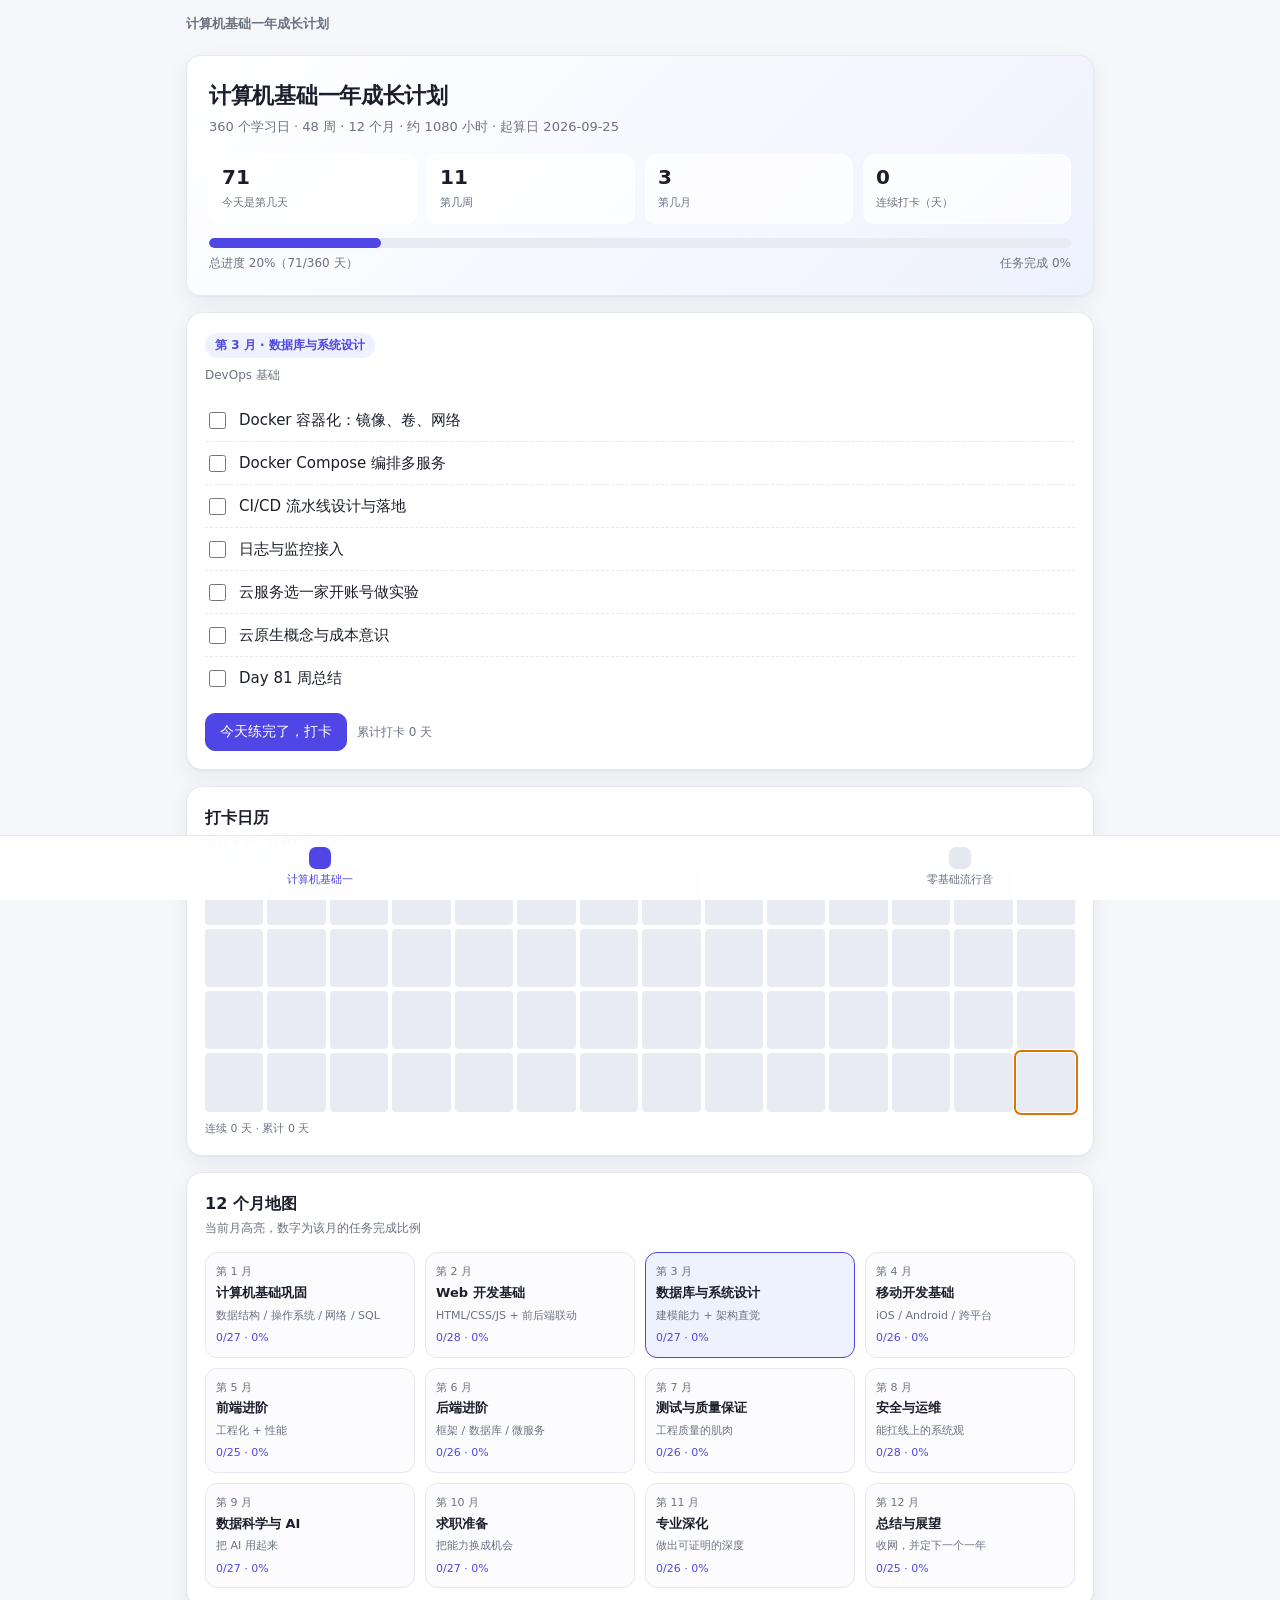
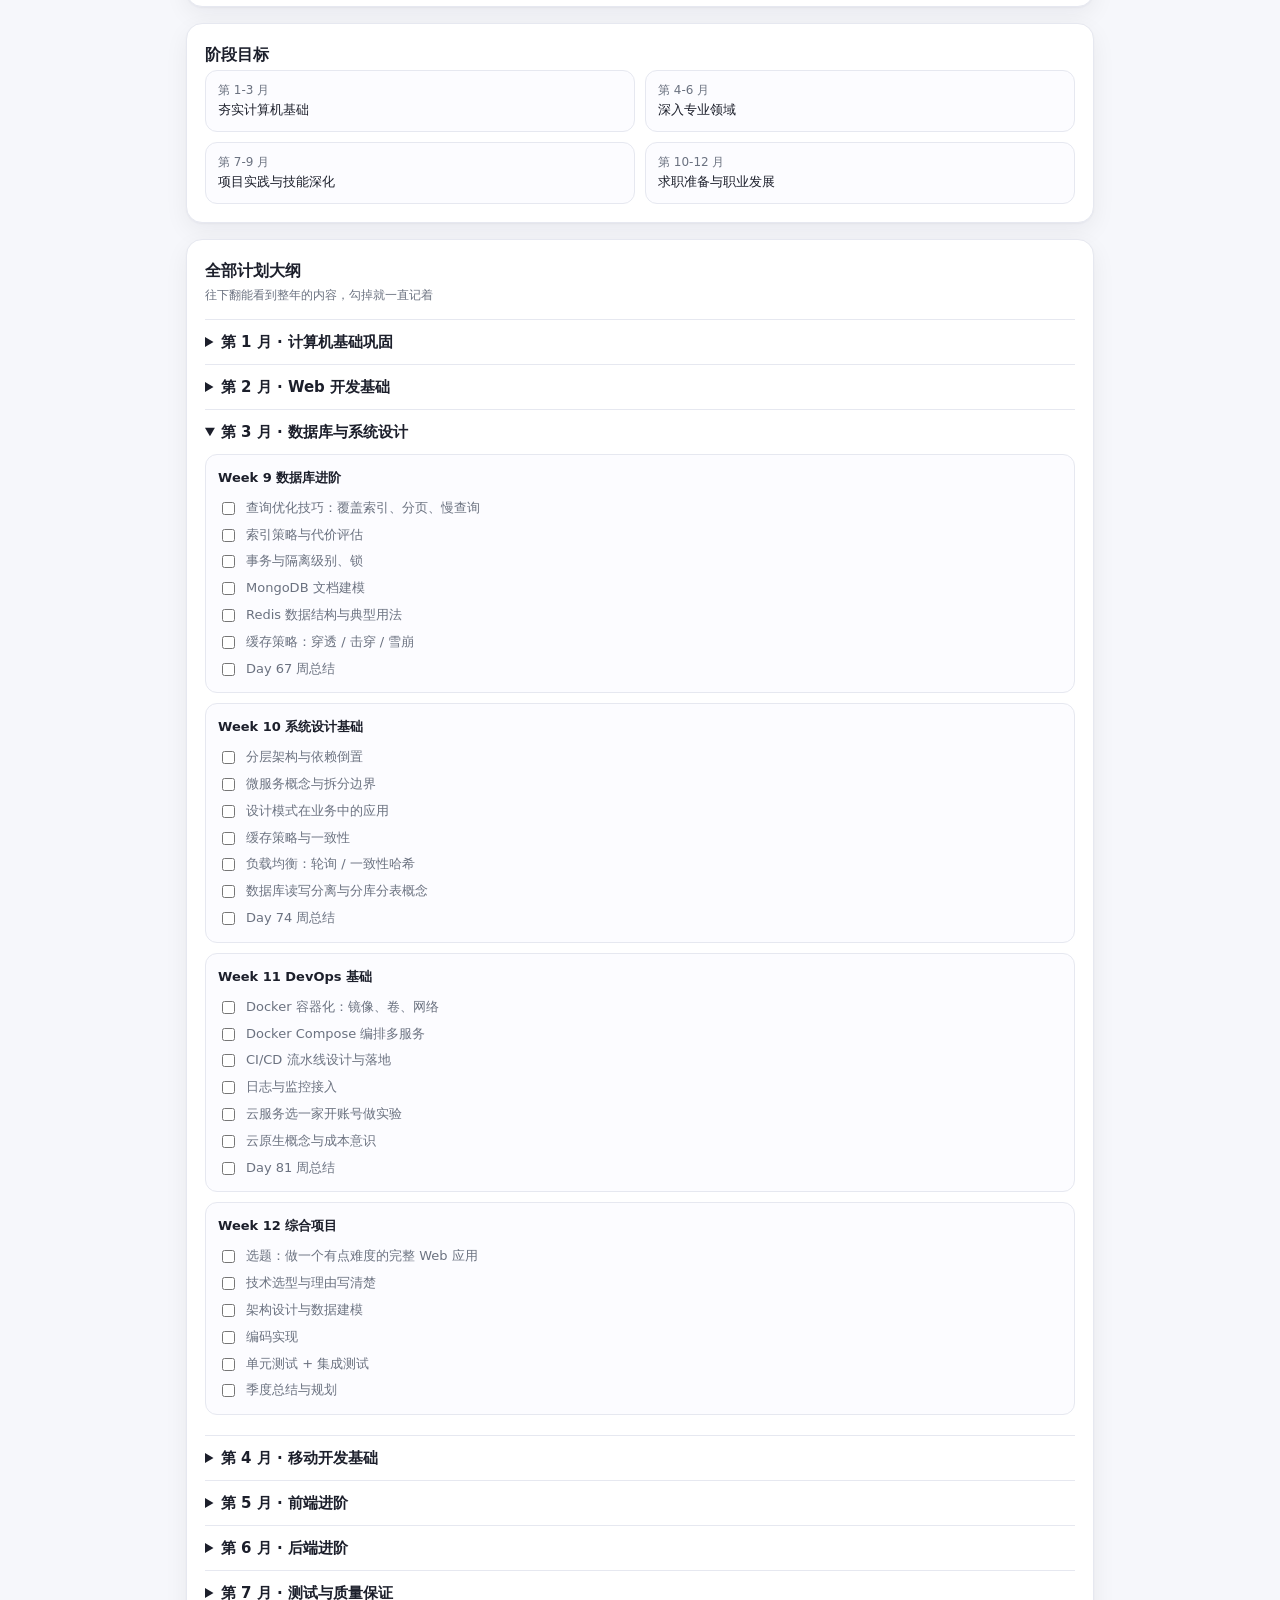
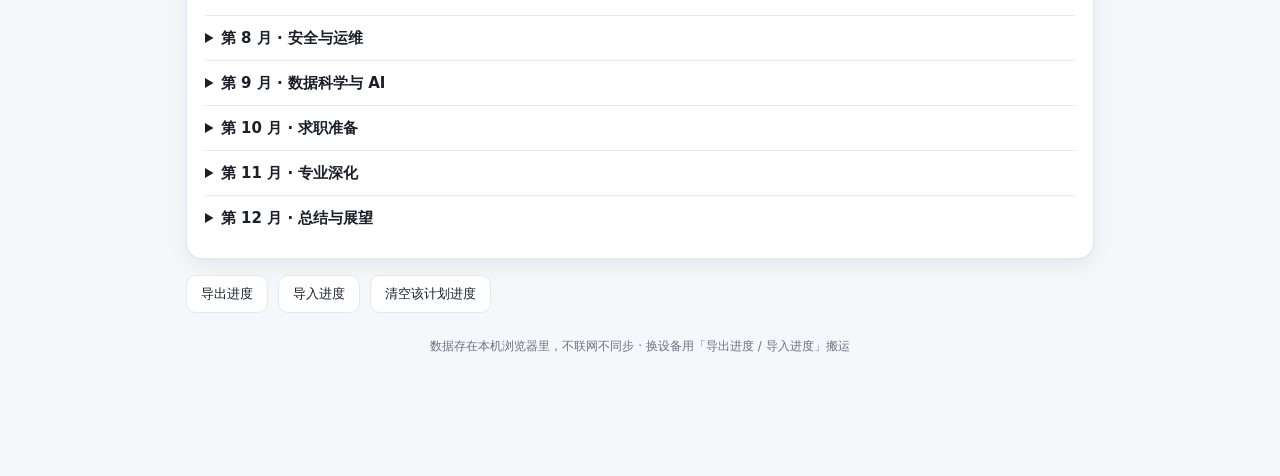
<file: 两个计划-iOS.html>
<!DOCTYPE html>
<html lang="zh-CN">
<head>
<meta charset="utf-8">
<meta name="viewport" content="width=device-width,initial-scale=1,viewport-fit=cover">
<meta name="theme-color" content="#4f46e5">
<meta name="apple-mobile-web-app-capable" content="yes">
<meta name="mobile-web-app-capable" content="yes">
<meta name="apple-mobile-web-app-status-bar-style" content="default">
<meta name="apple-mobile-web-app-title" content="两个计划">
<link rel="apple-touch-icon" href="[data-uri]">
<title>两个计划</title>
<style>
:root{
  --bg:#f6f7fb; --card:#ffffff; --line:#e6e8f0; --text:#1c1f2b; --muted:#6b7280;
  --accent:#4f46e5; --accent-soft:#eef2ff; --ok:#16a34a; --warn:#d97706;
  --radius:16px; --shadow:0 1px 2px rgba(16,24,40,.04),0 8px 24px rgba(16,24,40,.06);
}
*{box-sizing:border-box;-webkit-tap-highlight-color:transparent}
html,body{margin:0;padding:0}
body{
  background:var(--bg); color:var(--text);
  font-family:-apple-system,BlinkMacSystemFont,"Segoe UI","PingFang SC","Microsoft YaHei",system-ui,sans-serif;
  font-size:15px; line-height:1.6; -webkit-font-smoothing:antialiased;
}
.wrap{max-width:940px;margin:0 auto;padding:20px 16px 56px}
.topbar{display:flex;align-items:center;gap:10px;margin-bottom:14px}
.topbar a{color:var(--muted);text-decoration:none;font-size:13px;border:1px solid var(--line);
  background:var(--card);padding:6px 12px;border-radius:999px}
.topbar a:hover{border-color:var(--accent);color:var(--accent)}
.topbar .spacer{flex:1}

.hero{background:linear-gradient(135deg,var(--card),var(--accent-soft));border:1px solid var(--line);
  border-radius:var(--radius);padding:22px;box-shadow:var(--shadow)}
.hero h1{margin:0 0 4px;font-size:22px;letter-spacing:-.3px}
.hero .sub{color:var(--muted);font-size:13px;margin-bottom:16px}
.hero-grid{display:grid;grid-template-columns:repeat(4,1fr);gap:10px}
.stat{background:rgba(255,255,255,.75);border:1px solid rgba(255,255,255,.9);border-radius:12px;padding:10px 12px}
.stat b{display:block;font-size:20px;line-height:1.2;font-variant-numeric:tabular-nums}
.stat span{font-size:11px;color:var(--muted)}
.bar{height:10px;background:#e9ebf3;border-radius:999px;overflow:hidden;margin-top:14px}
.bar>i{display:block;height:100%;background:var(--accent);border-radius:999px;transition:width .4s ease}
.barlabel{display:flex;justify-content:space-between;font-size:12px;color:var(--muted);margin-top:6px}

.card{background:var(--card);border:1px solid var(--line);border-radius:var(--radius);
  padding:18px;margin-top:16px;box-shadow:var(--shadow)}
.card>h2{margin:0 0 2px;font-size:16px}
.card>.hint{color:var(--muted);font-size:12px;margin:0 0 14px}
.badge{display:inline-block;background:var(--accent-soft);color:var(--accent);border-radius:999px;
  padding:3px 10px;font-size:12px;font-weight:600}

.checklist{list-style:none;margin:0;padding:0}
.checklist li{display:flex;gap:10px;align-items:flex-start;padding:9px 0;border-bottom:1px dashed var(--line)}
.checklist li:last-child{border-bottom:0}
.checklist input{margin-top:4px;width:17px;height:17px;accent-color:var(--accent);flex:none}
.checklist label{flex:1;cursor:pointer}
.checklist input:checked + label{color:var(--muted);text-decoration:line-through}

.btn{border:1px solid var(--line);background:var(--card);color:var(--text);border-radius:10px;
  padding:9px 14px;font-size:14px;cursor:pointer;font-family:inherit}
.btn:hover{border-color:var(--accent)}
.btn.primary{background:var(--accent);border-color:var(--accent);color:#fff}
.btn.done{background:var(--ok);border-color:var(--ok);color:#fff}
.row{display:flex;gap:10px;flex-wrap:wrap;align-items:center}

.months{display:grid;grid-template-columns:repeat(4,1fr);gap:10px}
.mcard{border:1px solid var(--line);border-radius:12px;padding:10px;background:#fcfcff}
.mcard.now{border-color:var(--accent);background:var(--accent-soft)}
.mcard .m-no{font-size:11px;color:var(--muted)}
.mcard .m-title{font-size:13px;font-weight:600;margin-top:2px}
.mcard .m-goal{font-size:11px;color:var(--muted);margin-top:4px;line-height:1.4}
.mcard .m-pct{font-size:11px;color:var(--accent);margin-top:6px;font-variant-numeric:tabular-nums}

.phases{display:grid;grid-template-columns:repeat(2,1fr);gap:10px}
.phase{border:1px solid var(--line);border-radius:12px;padding:10px 12px;background:#fcfcff;font-size:13px}
.phase b{display:block;font-size:12px;color:var(--muted);font-weight:500}

.heat{display:grid;grid-template-columns:repeat(14,1fr);gap:4px;margin-top:6px}
.heat i{aspect-ratio:1;border-radius:4px;background:#e9ebf3;display:block}
.heat i.on{background:var(--accent)}
.heat i.today{outline:2px solid var(--warn);outline-offset:1px}
.heat-legend{font-size:11px;color:var(--muted);margin-top:8px}

.blocks{display:grid;grid-template-columns:repeat(2,1fr);gap:10px}
.mini{border:1px solid var(--line);border-radius:12px;padding:10px 12px;background:#fcfcff}
.mini b{font-size:13px}
.mini ul{margin:6px 0 0;padding-left:18px;color:var(--muted);font-size:12px}
.mini.now{border-color:var(--accent);background:var(--accent-soft)}
.mini.now b{color:var(--accent)}

.songs{display:grid;grid-template-columns:repeat(2,1fr);gap:10px}
.song{border:1px solid var(--line);border-radius:12px;padding:10px 12px;background:#fcfcff}
.song .st{font-size:11px;color:var(--muted)}
.song ul{margin:6px 0 0;padding-left:18px;font-size:13px}

.tools{margin-top:16px;display:flex;gap:10px;flex-wrap:wrap}
.tools .btn{font-size:13px}
footer{color:var(--muted);font-size:12px;text-align:center;margin-top:24px}

/* ---- iOS 版：两个 Tab ---- */
.tabbar{display:none}
.ios-shell .hero{border-radius:14px}
@media (max-width:760px){
  .hero-grid{grid-template-columns:repeat(2,1fr)}
  .months{grid-template-columns:repeat(2,1fr)}
  .blocks,.phases,.songs{grid-template-columns:1fr}
  .heat{grid-template-columns:repeat(14,1fr)}
}
body.ios{padding-bottom:calc(64px + env(safe-area-inset-bottom))}
body.ios .tabbar{display:flex;position:fixed;left:0;right:0;bottom:0;background:rgba(255,255,255,.92);
  backdrop-filter:saturate(180%) blur(20px);border-top:1px solid var(--line);z-index:20;
  padding-bottom:env(safe-area-inset-bottom)}
body.ios .tabbar button{flex:1;border:0;background:none;padding:11px 4px 13px;font-family:inherit;
  font-size:11px;color:var(--muted);display:flex;flex-direction:column;align-items:center;gap:3px}
body.ios .tabbar button .dot{width:22px;height:22px;border-radius:7px;background:var(--line)}
body.ios .tabbar button.on{color:var(--accent)}
body.ios .tabbar button.on .dot{background:var(--accent)}
body.ios .pane{display:none}
body.ios .pane.active{display:block}
body.ios .ios-title{position:sticky;top:0;background:rgba(246,247,251,.9);backdrop-filter:blur(12px);
  z-index:10;padding:14px 16px 8px;margin:-20px -16px 12px;font-size:13px;color:var(--muted);font-weight:600}

</style>
</head>
<body class="">
<div class="wrap">

<main id="app"></main>
<footer>数据存在本机浏览器里，不联网不同步 · 换设备用「导出进度 / 导入进度」搬运</footer>
</div>
<script>
/* 两个计划 · 共享数据
 * 起算日：2026-09-25（与 D:\ai\2026-09-24\计划部署 里的 vbs 提醒脚本保持一致）
 */

const START_DATE = '2026-09-25';

const PLANS = {
  study: {
    id: 'study',
    title: '计算机基础一年成长计划',
    sub: '360 个学习日 · 48 周 · 12 个月 · 约 1080 小时',
    accent: '#4f46e5',
    accentSoft: '#eef2ff',
    totalDays: 360,
    totalWeeks: 48,
    unitSingular: '本周',
    phases: [
      { range: '第 1-3 月', desc: '夯实计算机基础' },
      { range: '第 4-6 月', desc: '深入专业领域' },
      { range: '第 7-9 月', desc: '项目实践与技能深化' },
      { range: '第 10-12 月', desc: '求职准备与职业发展' }
    ],
    months: [
      { m: 1, title: '计算机基础巩固', goal: '数据结构 / 操作系统 / 网络 / SQL', weeks: [
        { w: 1, range: 'Day 1-7', title: '编程基础强化', items: [
          '数组、链表、栈、队列 —— 手推一遍复杂度',
          '排序、查找、递归 —— 各写一遍实现',
          'LeetCode 简单题每天 3 题',
          '面向对象：封装 / 继承 / 多态',
          '设计模式初步：单例、工厂、策略',
          '练手：图书管理系统面向对象设计',
          'Day 7 周总结与复习'
        ]},
        { w: 2, range: 'Day 8-14', title: '计算机系统基础', items: [
          '进程与线程管理：状态、调度、上下文切换',
          '内存管理：虚拟内存、分页、页面置换',
          '文件系统与 IO：inode、缓冲、阻塞/非阻塞',
          'TCP/IP 协议栈：三次握手、四次挥手、滑动窗口',
          'HTTP/HTTPS：状态码、缓存、TLS 握手',
          'Socket 编程实践：写个 echo server',
          'Day 14 周总结与复习'
        ]},
        { w: 3, range: 'Day 15-21', title: '数据库与开发工具', items: [
          'SQL：多表连接、子查询、聚合',
          '索引优化策略与最左前缀',
          '执行计划分析（EXPLAIN）',
          'Git 深入：rebase、cherry-pick、reflog',
          'Linux 基础命令与 Shell 脚本入门',
          '本机开发环境配齐并写文档',
          'Day 21 周总结与复习'
        ]},
        { w: 4, range: 'Day 22-30', title: '项目实践与总结', items: [
          '完整小项目：需求分析与架构设计',
          '核心功能实现',
          '测试与性能优化',
          '写用户文档与技术文档',
          '写部署说明',
          '月度总结与下月规划'
        ]}
      ]},
      { m: 2, title: 'Web 开发基础', goal: 'HTML/CSS/JS + 前后端联动', weeks: [
        { w: 5, range: 'Day 31-37', title: '前端基础', items: [
          'HTML5 语义化标签',
          'CSS3 布局：Flex + Grid',
          '响应式设计与移动端适配',
          'JS 语法与数据类型',
          'DOM 操作与事件流',
          '异步编程基础：回调 / Promise',
          'Day 37 周总结'
        ]},
        { w: 6, range: 'Day 38-44', title: 'JavaScript 进阶与框架入门', items: [
          'ES6+ 新特性：解构、模块化、异步语法',
          '模块化开发与打包思维',
          '调试技巧与性能面板入门',
          'React 或 Vue 二选一学基础',
          '组件化开发思想',
          '状态管理入门',
          'Day 44 周总结'
        ]},
        { w: 7, range: 'Day 45-51', title: '后端基础', items: [
          'HTTP 协议深入：幂等、缓存协商、跨域',
          'RESTful API 设计与规范',
          'Web 服务器配置与反向代理',
          'Node.js / Python / Java 选一门深入',
          '后端框架入门：路由与中间件',
          '数据库连接与 ORM 基础',
          'Day 51 周总结'
        ]},
        { w: 8, range: 'Day 52-60', title: 'Web 项目实践', items: [
          '全栈小项目：前后端分离架构',
          'API 设计与实现',
          '前端页面开发与联调',
          '性能优化：首屏、缓存、压缩',
          '安全：XSS / CSRF / SQL 注入防护',
          '部署上线并写复盘',
          '月度总结'
        ]}
      ]},
      { m: 3, title: '数据库与系统设计', goal: '建模能力 + 架构直觉', weeks: [
        { w: 9, range: 'Day 61-67', title: '数据库进阶', items: [
          '查询优化技巧：覆盖索引、分页、慢查询',
          '索引策略与代价评估',
          '事务与隔离级别、锁',
          'MongoDB 文档建模',
          'Redis 数据结构与典型用法',
          '缓存策略：穿透 / 击穿 / 雪崩',
          'Day 67 周总结'
        ]},
        { w: 10, range: 'Day 68-74', title: '系统设计基础', items: [
          '分层架构与依赖倒置',
          '微服务概念与拆分边界',
          '设计模式在业务中的应用',
          '缓存策略与一致性',
          '负载均衡：轮询 / 一致性哈希',
          '数据库读写分离与分库分表概念',
          'Day 74 周总结'
        ]},
        { w: 11, range: 'Day 75-81', title: 'DevOps 基础', items: [
          'Docker 容器化：镜像、卷、网络',
          'Docker Compose 编排多服务',
          'CI/CD 流水线设计与落地',
          '日志与监控接入',
          '云服务选一家开账号做实验',
          '云原生概念与成本意识',
          'Day 81 周总结'
        ]},
        { w: 12, range: 'Day 82-90', title: '综合项目', items: [
          '选题：做一个有点难度的完整 Web 应用',
          '技术选型与理由写清楚',
          '架构设计与数据建模',
          '编码实现',
          '单元测试 + 集成测试',
          '季度总结与规划'
        ]}
      ]},
      { m: 4, title: '移动开发基础', goal: 'iOS / Android / 跨平台', weeks: [
        { w: 13, range: 'Day 91-97', title: '移动开发概述', items: [
          '移动端生态与平台差异',
          '开发环境搭建',
          '响应式与自适应设计原则',
          'React Native 基础',
          'Flutter 基础',
          '性能权衡：原生 vs 跨端',
          'Day 97 周总结'
        ]},
        { w: 14, range: 'Day 98-104', title: '原生开发入门', items: [
          'Swift 语言基础',
          'UIKit / SwiftUI 基础',
          'iOS 开发工具与调试',
          'Kotlin 基础',
          'Android SDK 与 UI 组件',
          '两边各跑通一个 Hello World + 列表页',
          'Day 104 周总结'
        ]},
        { w: 15, range: 'Day 105-111', title: '移动应用开发', items: [
          'MVVM 架构落地',
          '数据绑定与状态管理',
          '生命周期管理',
          '网络请求与错误兜底',
          '本地存储：偏好 / 数据库',
          '基础权限与传感器使用',
          'Day 111 周总结'
        ]},
        { w: 16, range: 'Day 112-120', title: '移动项目实践', items: [
          '完整 App：需求分析与 UI 设计',
          '功能开发与联调',
          '单元测试与 UI 测试',
          '性能优化：启动、内存、流畅度',
          '月度总结'
        ]}
      ]},
      { m: 5, title: '前端进阶', goal: '工程化 + 性能', weeks: [
        { w: 17, range: 'Day 121-127', title: '框架深入', items: [
          '高级组件开发：插槽 / 高阶组件 / hooks',
          '状态管理进阶',
          '路由管理与权限',
          'UI 组件库二次封装',
          '主题定制与设计token',
          'Day 127 周总结'
        ]},
        { w: 18, range: 'Day 128-134', title: '前端工程化', items: [
          'Webpack 配置从零写一遍',
          'Vite 上手并对比',
          '代码分割与懒加载',
          'ESLint + Prettier 落地',
          '单元测试与覆盖率',
          'Day 134 周总结'
        ]},
        { w: 19, range: 'Day 135-141', title: '前端性能优化', items: [
          '加载优化：资源压缩、CDN、预加载',
          '渲染优化：重排重绘、虚拟列表',
          '代码优化与包体积治理',
          '性能监控接入',
          '错误追踪与 sourcemap',
          '用户行为埋点基础',
          'Day 141 周总结'
        ]},
        { w: 20, range: 'Day 142-150', title: '前端项目实践', items: [
          '大型前端项目架构设计',
          '自研组件库',
          '状态管理方案选型落地',
          '性能压测与优化实施',
          '效果评估与复盘',
          '月度总结'
        ]}
      ]},
      { m: 6, title: '后端进阶', goal: '框架 / 数据库 / 微服务', weeks: [
        { w: 21, range: 'Day 151-157', title: '后端框架深入', items: [
          'Spring Boot / Django / Express 选一个深入',
          '中间件与拦截机制开发',
          '插件系统或模块化设计',
          'RESTful API 设计规范落地',
          'GraphQL 基础实践',
          'API 文档自动生成',
          'Day 157 周总结'
        ]},
        { w: 22, range: 'Day 158-164', title: '数据库进阶', items: [
          '高级查询：窗口函数、CTE',
          '事务处理与死锁排查',
          '数据库设计模式',
          'MongoDB 高级特性：聚合管道',
          'Redis 高级应用：分布式锁、限流',
          '数据库选型方法论',
          'Day 164 周总结'
        ]},
        { w: 23, range: 'Day 165-171', title: '微服务架构', items: [
          '服务拆分原则与边界上下文',
          '服务间通信：REST / MQ / gRPC',
          '负载均衡与服务发现',
          '配置中心',
          '熔断降级与限流',
          '链路追踪基础',
          'Day 171 周总结'
        ]},
        { w: 24, range: 'Day 172-180', title: '后端项目实践', items: [
          '微服务小项目：需求与拆分',
          '开发与联调',
          '单元 / 契约 / 集成测试',
          '容器化部署',
          '半年总结与规划'
        ]}
      ]},
      { m: 7, title: '测试与质量保证', goal: '工程质量的肌肉', weeks: [
        { w: 25, range: 'Day 181-187', title: '测试基础', items: [
          '测试类型与测试金字塔',
          '测试方法：等价类、边界值',
          '测试流程与缺陷生命周期',
          'JUnit / pytest 上手',
          '测试覆盖率统计',
          'Mock 与 Stub',
          'Day 187 周总结'
        ]},
        { w: 26, range: 'Day 188-194', title: '集成测试', items: [
          '集成测试策略',
          'API 测试：Postman / 自动化脚本',
          '数据库测试与数据夹具',
          '端到端测试：Selenium / Cypress',
          '测试框架封装',
          'CI 里接自动化测试',
          'Day 194 周总结'
        ]},
        { w: 27, range: 'Day 195-201', title: '性能测试', items: [
          '性能测试工具与指标定义',
          '测试场景设计',
          'JMeter（或 k6）实操',
          '压力测试与瓶颈定位',
          '性能调优措施验证',
          'Day 201 周总结'
        ]},
        { w: 28, range: 'Day 202-210', title: '质量保证实践', items: [
          '为一个项目写完整测试计划',
          '测试用例设计与评审',
          '测试执行与记录',
          '缺陷跟踪与分析',
          '输出质量报告',
          '月度总结'
        ]}
      ]},
      { m: 8, title: '安全与运维', goal: '能扛线上的系统观', weeks: [
        { w: 29, range: 'Day 211-217', title: 'Web 安全基础', items: [
          'OWASP Top 10 逐条过',
          '注入、XSS、CSRF、越权的原理与防御',
          '认证与会话管理：JWT / OAuth2',
          '安全编码规范',
          '渗透测试基础（只在自己环境练）',
          '漏洞扫描与依赖审计',
          'Day 217 周总结'
        ]},
        { w: 30, range: 'Day 218-224', title: '运维基础', items: [
          'Linux 系统监控：CPU / IO / 网络',
          '日志管理与轮转',
          '性能调优与容量评估',
          '网络配置与排错',
          '防火墙与安全组',
          '负载均衡配置实操',
          'Day 224 周总结'
        ]},
        { w: 31, range: 'Day 225-231', title: 'DevOps 实践', items: [
          'Jenkins / GitLab CI 流水线',
          '自动化部署与灰度',
          '多环境管理',
          'Docker 进阶：分层、多阶段构建',
          'Kubernetes 基础概念与部署',
          '容器编排实操',
          'Day 231 周总结'
        ]},
        { w: 32, range: 'Day 232-240', title: '监控与告警', items: [
          'Prometheus + Grafana 搭一套',
          '日志收集链路',
          '性能监控指标定义',
          '告警规则设计',
          '通知渠道与值班机制',
          '故障复盘文档模板',
          '季度总结'
        ]}
      ]},
      { m: 9, title: '数据科学与 AI', goal: '把 AI 用起来', weeks: [
        { w: 33, range: 'Day 241-247', title: 'Python 数据分析', items: [
          'NumPy 数组运算',
          'Pandas 数据清洗',
          '探索性数据分析流程',
          'Matplotlib / Seaborn 作图',
          '可视化表达技巧',
          'Dash 或 Plotly 做交互图表',
          'Day 247 周总结'
        ]},
        { w: 34, range: 'Day 248-254', title: '机器学习基础', items: [
          '监督学习：回归与分类',
          '无监督学习：聚类与降维',
          '模型评估：交叉验证、指标选择',
          'Scikit-learn 实操',
          '特征工程实践',
          '模型调参与过拟合处理',
          'Day 254 周总结'
        ]},
        { w: 35, range: 'Day 255-261', title: '深度学习入门', items: [
          '神经网络基础与反向传播',
          'PyTorch 或 TensorFlow 上手',
          '训练流程与调参',
          '图像识别小任务',
          'NLP 小任务',
          '推理与部署方式',
          'Day 261 周总结'
        ]},
        { w: 36, range: 'Day 262-270', title: 'AI 项目实践', items: [
          '选题：做一个小而完整的 AI 项目',
          '数据准备与标注',
          '模型开发与训练',
          '性能优化与部署',
          '效果评估与报告',
          '月度总结'
        ]}
      ]},
      { m: 10, title: '求职准备', goal: '把能力换成机会', weeks: [
        { w: 37, range: 'Day 271-277', title: '简历与作品集', items: [
          '简历撰写：一页纸 + 数据化成果',
          '项目经验整理成 STAR 结构',
          '技能清单与技术关键词',
          'GitHub 主页整理（README / pin）',
          '项目文档补齐',
          '在线作品集页面上线',
          'Day 277 周总结'
        ]},
        { w: 38, range: 'Day 278-284', title: '面试准备', items: [
          '算法题：高频 100 题刷两遍',
          '系统设计题：套路与口述练习',
          '项目经验的深挖问答准备',
          '行为面试 STAR 法则',
          '常见问题的回答稿',
          '模拟面试至少 3 场',
          'Day 284 周总结'
        ]},
        { w: 39, range: 'Day 285-291', title: '行业研究', items: [
          '技术趋势与岗位需求调研',
          '目标公司清单与研究',
          '岗位 JD 逐条对照自身差距',
          '职业发展路径选择',
          '针对性补强计划',
          '短期与长期目标设定',
          'Day 291 周总结'
        ]},
        { w: 40, range: 'Day 292-300', title: '求职实战', items: [
          '职位筛选与优先级排序',
          '投递准备与渠道铺开',
          '面试安排与时间管理',
          '每场面试写复盘',
          '经验总结与改进',
          '半年总结'
        ]}
      ]},
      { m: 11, title: '专业深化', goal: '做出可证明的深度', weeks: [
        { w: 41, range: 'Day 301-307', title: '方向选择', items: [
          '方向调研：前端 / 后端 / 全栈 / 数据',
          '对照自身兴趣与市场下决定',
          '专业技能深度提升计划',
          '行业知识补充',
          '最佳实践与工程范式掌握',
          'Day 307 周总结'
        ]},
        { w: 42, range: 'Day 308-315', title: '深度项目', items: [
          '专业方向项目立项',
          '技术选型与架构设计',
          '核心难点攻克',
          '功能扩展与打磨',
          '性能优化',
          '文档完善',
          'Day 315 周总结'
        ]},
        { w: 43, range: 'Day 316-322', title: '开源与影响力', items: [
          '选一个开源项目开始跟进',
          '提第一个 PR（哪怕改文档）',
          '文档改进与 issue 答疑',
          '写 2 篇技术博客',
          '做一次技术分享',
          '参与社区讨论',
          'Day 322 周总结'
        ]},
        { w: 44, range: 'Day 323-330', title: '专业认证', items: [
          '认证选型：性价比与含金量评估',
          '学习计划制定',
          '模拟考试摸底',
          '报名与备考冲刺',
          '参加考试拿证',
          '月度总结'
        ]}
      ]},
      { m: 12, title: '总结与展望', goal: '收网，并定下一个一年', weeks: [
        { w: 45, range: 'Day 331-337', title: '年度总结', items: [
          '技能提升自评（对照起点的差距）',
          '项目成果清单整理',
          '学习经验与方法沉淀',
          '目标达成情况量化',
          '挑战与收获复盘',
          '改进方向明确',
          'Day 337 周总结'
        ]},
        { w: 46, range: 'Day 338-344', title: '下一年规划', items: [
          '新目标：技能 / 项目 / 职业',
          '学习路径规划',
          '资源准备',
          '时间安排与节奏设计',
          'Day 344 周总结'
        ]},
        { w: 47, range: 'Day 345-351', title: '知识体系完善', items: [
          '构建自己的知识树',
          '薄弱环节专项补强',
          '知识图谱整理成文档',
          '高效学习技巧总结',
          '时间管理优化',
          '学习习惯固化',
          'Day 351 周总结'
        ]},
        { w: 48, range: 'Day 352-360', title: '未来展望', items: [
          '职业路径规划（3 年视野）',
          '技能发展路线图',
          '长期目标设定',
          '软技能与沟通提升',
          '年度总结与新年规划',
          '给明年的自己写一段话'
        ]}
      ]}
    ]
  },

  sing: {
    id: 'sing',
    title: '零基础流行音乐一年计划',
    sub: '每天 20-60 分钟 · 12 个月 · 从腹式呼吸到完整表演',
    accent: '#db2777',
    accentSoft: '#fdf2f8',
    totalDays: 365,
    totalWeeks: 48,
    unitSingular: '本周',
    phases: [
      { range: '第 1-3 月', desc: '基础入门 · 技能提升 · 技巧巩固' },
      { range: '第 4-6 月', desc: '进阶提升：音质 / 技巧 / 风格' },
      { range: '第 7-9 月', desc: '表现力强化：情感 / 即兴 / 舞台' },
      { range: '第 10-12 月', desc: '综合提升：积累 / 创作 / 表演' }
    ],
    months: [
      { m: 1, title: '基础入门', blocks: [
        { label: '第 1 周', weeks: [1], min: '20-30 分钟', title: '建立基础认知', goal: '学会腹式呼吸和正确站姿', items: [
          '热身 5 分钟：轻轻哼唱，放松喉咙',
          '姿势 5 分钟：双脚与肩同宽，挺胸抬头，肩膀放松',
          '呼吸 10 分钟：吸气时肚子鼓起，呼气时肚子收缩',
          '音阶 5 分钟：do-re-mi-fa-sol',
          '理解：气息是声音的底座，不是嗓子用力'
        ]},
        { label: '第 2 周', weeks: [2], min: '25-35 分钟', title: '音准训练', goal: '能准确唱出音高', items: [
          '热身 5 分钟',
          '呼吸 5 分钟',
          '音准 15 分钟：用钢琴或 APP 辅助跟唱音阶',
          '节奏 10 分钟：拍手打 4/4 拍',
          '重点：do-re-mi-fa-sol-la-si 全音阶'
        ]},
        { label: '第 3 周', weeks: [3], min: '30-40 分钟', title: '发声基础', goal: '找到共鸣，不喊叫', items: [
          '热身 5 分钟',
          '呼吸 5 分钟',
          '发声 15 分钟：元音练习 啊-哦-咦-呜',
          '音准 10 分钟',
          '练歌 5 分钟：《小星星》',
          '重点：用气息支撑声音，喉咙不使劲'
        ]},
        { label: '第 4 周', weeks: [4], min: '35-45 分钟', title: '第一首完整歌曲', goal: '完整唱完一首歌', items: [
          '热身 5 分钟',
          '呼吸 5 分钟',
          '发声 10 分钟',
          '练歌 20 分钟：《生日快乐》或《小星星》流行版',
          '录音自评：找出跑调和断气的地方',
          '重点：建立自信心'
        ]}
      ]},
      { m: 2, title: '技能提升', blocks: [
        { label: '第 5-6 周', weeks: [5, 6], min: '40-50 分钟', title: '音域扩展', goal: '扩展音域，提高控制力', items: [
          '热身 5 分钟',
          '呼吸 5 分钟',
          '音阶 15 分钟：向高低两端扩展',
          '技巧 15 分钟：跳音（弹性）+ 连音（连贯）',
          '练歌 10 分钟',
          '重点：高音和低音的过渡不要破音'
        ]},
        { label: '第 7-8 周', weeks: [7, 8], min: '45-60 分钟', title: '流行歌曲入门', goal: '唱出流行味', items: [
          '热身 5 分钟',
          '呼吸 5 分钟',
          '技巧 15 分钟',
          '练歌 30 分钟：《童话》《隐形的翅膀》简化版',
          '重点：流行歌的咬字与情感表达',
          '重点：提升演唱流畅度'
        ]}
      ]},
      { m: 3, title: '技巧巩固', blocks: [
        { label: '第 9-10 周', weeks: [9, 10], min: '45-60 分钟', title: '情感表达', goal: '用情感演绎歌曲', items: [
          '热身 5 分钟',
          '呼吸 5 分钟',
          '技巧 10 分钟',
          '情感 15 分钟：同一句唱出不同情绪对比',
          '练歌 25 分钟',
          '重点：理解歌词含义，做强弱层次'
        ]},
        { label: '第 11-12 周', weeks: [11, 12], min: '50-60 分钟', title: '舞台表现', goal: '站得住唱得稳', items: [
          '热身 5 分钟',
          '呼吸 5 分钟',
          '表现力 15 分钟：动作与表情',
          '练歌 30 分钟',
          '录音 5 分钟：回听并改进',
          '重点：练习眼神交流，别低头看地'
        ]}
      ]},
      { m: 4, title: '音质改善', blocks: [
        { label: '整月', weeks: [13, 14, 15, 16], min: '50-60 分钟', title: '胸腔与口腔共鸣', goal: '声音变亮变圆润', items: [
          '热身 5 分钟',
          '呼吸 5 分钟',
          '共鸣 15 分钟：胸腔共鸣 + 口腔共鸣',
          '音质 15 分钟：明亮度与圆润度',
          '练歌 20 分钟',
          '录音对比：和第 3 月的录音做 A/B 对比'
        ]}
      ]},
      { m: 5, title: '技巧深化', blocks: [
        { label: '整月', weeks: [17, 18, 19, 20], min: '50-60 分钟', title: '颤音 / 滑音 / 假声', goal: '掌握三种装饰技巧', items: [
          '热身 5 分钟',
          '呼吸 5 分钟',
          '技巧 20 分钟：颤音、滑音、真假声转换',
          '练歌 25 分钟',
          '重点：假声不要用嗓子挤'
        ]}
      ]},
      { m: 6, title: '风格适应', blocks: [
        { label: '整月', weeks: [21, 22, 23, 24], min: '50-60 分钟', title: '多风格切换', goal: '能适应不同流行风格', items: [
          '热身 5 分钟',
          '呼吸 5 分钟',
          '风格 20 分钟：抒情 / 节奏 / R&B 切换练习',
          '练歌 25 分钟',
          '每月至少学会 2 首不同风格的新歌'
        ]}
      ]},
      { m: 7, title: '情感深度', blocks: [
        { label: '整月', weeks: [25, 26, 27, 28], min: '50-60 分钟', title: '深度情感表达', goal: '唱进人心里', items: [
          '热身 5 分钟',
          '呼吸 5 分钟',
          '情感 20 分钟：强弱、气息、咬字的细节处理',
          '练歌 25 分钟',
          '挑一首歌做到「每次唱都有画面」'
        ]}
      ]},
      { m: 8, title: '即兴演唱', blocks: [
        { label: '整月', weeks: [29, 30, 31, 32], min: '50-60 分钟', title: '简单即兴', goal: '敢自由发挥', items: [
          '热身 5 分钟',
          '呼吸 5 分钟',
          '即兴 20 分钟：跟着伴奏做简单转音与加花',
          '练歌 25 分钟',
          '录音留存：每月录一段即兴做对比'
        ]}
      ]},
      { m: 9, title: '舞台经验', blocks: [
        { label: '整月', weeks: [33, 34, 35, 36], min: '50-60 分钟', title: '模拟表演', goal: '面对观众不虚', items: [
          '热身 5 分钟',
          '呼吸 5 分钟',
          '舞台 20 分钟：完整走一遍包括上下场',
          '练歌 25 分钟',
          '本月至少在真人面前唱一次'
        ]}
      ]},
      { m: 10, title: '歌曲积累', blocks: [
        { label: '整月', weeks: [37, 38, 39, 40], min: '50-60 分钟', title: '曲库扩充', goal: '随时能唱出一串歌', items: [
          '热身 5 分钟',
          '呼吸 5 分钟',
          '技巧 10 分钟',
          '练歌 35 分钟：本月新学 3-4 首',
          '整理一份自己的「能完整唱完」歌单'
        ]}
      ]},
      { m: 11, title: '创作尝试', blocks: [
        { label: '整月', weeks: [41, 42, 43, 44], min: '50-60 分钟', title: '简单旋律创作', goal: '写出自己的句子', items: [
          '热身 5 分钟',
          '呼吸 5 分钟',
          '创作 20 分钟：给一段和弦写旋律',
          '练歌 25 分钟',
          '本月产出 1 段完整旋律（录音或记谱）'
        ]}
      ]},
      { m: 12, title: '表演展示', blocks: [
        { label: '整月', weeks: [45, 46, 47, 48], min: '50-60 分钟', title: '完整表演', goal: '自信登台', items: [
          '热身 5 分钟',
          '呼吸 5 分钟',
          '表演 20 分钟：连唱 2-3 首不停顿',
          '练歌 25 分钟',
          '安排一次正式表演（朋友聚会 / 线上录制）',
          '年度录音对比：第 1 周 vs 现在'
        ]}
      ]}
    ],
    weekday: [
      { d: 1, name: '基础训练日', items: ['热身 5 分钟', '呼吸练习 10 分钟', '音准练习 15 分钟', '发声练习 10 分钟'] },
      { d: 2, name: '技巧训练日', items: ['热身 5 分钟', '呼吸练习 5 分钟', '技巧练习 20 分钟', '歌曲练习 15 分钟'] },
      { d: 3, name: '歌曲练习日', items: ['热身 5 分钟', '呼吸练习 5 分钟', '歌曲练习 35 分钟', '录音自评 5 分钟'] },
      { d: 4, name: '表现力训练日', items: ['热身 5 分钟', '呼吸练习 5 分钟', '表现力练习 20 分钟', '歌曲练习 20 分钟'] },
      { d: 5, name: '综合练习日', items: ['热身 5 分钟', '呼吸练习 5 分钟', '综合练习 30 分钟', '歌曲练习 15 分钟'] },
      { d: 6, name: '自由练习日', items: ['热身 5 分钟', '自由练习 40 分钟', '录音对比 5 分钟'] },
      { d: 0, name: '休息日', items: ['轻松哼唱 15 分钟', '听歌学习 30 分钟', '充分休息'] }
    ],
    songs: [
      { stage: '第 1-2 个月 · 入门级', list: ['小星星（流行版）', '生日快乐', '两只老虎', '茉莉花', '送别'] },
      { stage: '第 3-4 个月 · 初级', list: ['童话（简单版）', '隐形的翅膀（简化版）', '月亮代表我的心', '朋友', '童年'] },
      { stage: '第 5-6 个月 · 中级', list: ['青花瓷', '红豆', '后来', '突然好想你', '演员'] },
      { stage: '第 7-9 个月 · 中高级', list: ['夜空中最亮的星', '成都', '告白气球', '稻香', '晴天'] },
      { stage: '第 10-12 个月 · 高级', list: ['我的未来不是梦', '青藏高原', '死了都要爱', '泡沫', '光年之外'] }
    ],
    checkpoints: [
      { stage: '第 1 个月', items: ['能正确使用腹式呼吸', '能准确唱出基本音阶', '能完整演唱 1-2 首简单歌曲', '建立每日练习习惯'] },
      { stage: '第 2 个月', items: ['音域有扩展', '掌握基本发声技巧', '能演唱 2-3 首流行歌', '音准感明显提升'] },
      { stage: '第 3 个月', items: ['能做简单情感表达', '舞台表现力提升', '能演唱 3-4 首流行歌', '录音质量明显改善'] },
      { stage: '第 4-6 个月', items: ['音质得到改善', '掌握多种演唱技巧', '能适应不同流行风格', '能演唱 5-8 首流行歌'] },
      { stage: '第 7-9 个月', items: ['情感表达大幅提升', '能简单即兴', '有舞台经验', '能演唱 8-12 首流行歌'] },
      { stage: '第 10-12 个月', items: ['歌曲积累丰富', '能尝试简单创作', '表演技巧成熟', '能演唱 12-15 首流行歌'] }
    ]
  }
};

/* 两个计划 · 通用引擎与渲染
 * 纯原生 JS，无依赖。数据全部存在浏览器 localStorage 里。
 */

/* ---------- 日期引擎 ---------- */
function parseYMD(s){const p=s.split('-').map(Number);return new Date(p[0],p[1]-1,p[2]);}
function startOfDay(d){return new Date(d.getFullYear(),d.getMonth(),d.getDate());}
function ymd(d){const p=n=>String(n).padStart(2,'0');return d.getFullYear()+'-'+p(d.getMonth()+1)+'-'+p(d.getDate());}
function diffDays(a,b){return Math.round((startOfDay(b)-startOfDay(a))/86400000);}

function today() { return new Date(); }

function snap(plan){
  const start = parseYMD(START_DATE);
  const now = startOfDay(today());
  const rawDiff = diffDays(start, now) + 1;      // 起算日为第 1 天
  const day = Math.min(Math.max(rawDiff, 1), plan.totalDays);
  const finished = rawDiff > plan.totalDays;
  const week = Math.min(Math.ceil(day / 7), plan.totalWeeks);
  const month = Math.min(Math.ceil(week / 4), 12);
  return { start, day, week, month, finished, todayStr: ymd(now), weekday: now.getDay() };
}

/* ---------- 定位当前模块 ---------- */
function currentBlock(plan, s){
  if(plan.id === 'study'){
    const mi = Math.min(s.month - 1, 11);
    const wi = (s.week - 1) % 4;
    const month = plan.months[mi];
    return { month, block: month.weeks[wi], type: 'week' };
  }
  const mi = Math.min(s.month - 1, 11);
  const month = plan.months[mi];
  let bi = 0;
  if(s.week <= 4) bi = s.week - 1;
  else if(s.week <= 8) bi = 4 + Math.floor((s.week - 5) / 2);
  else if(s.week <= 12) bi = 6 + Math.floor((s.week - 9) / 2);
  else bi = 8 + (Math.min(s.month, 12) - 4);
  bi = Math.min(bi, month.blocks.length - 1);
  return { month, block: month.blocks[bi], type: 'block' };
}

function allItemKeys(plan){
  const keys = [];
  plan.months.forEach(m => {
    const groups = m.weeks || m.blocks || [];
    groups.forEach((g, gi) => {
      (g.items || []).forEach((_, ii) => keys.push(plan.id + ':' + m.m + ':' + gi + ':' + ii));
    });
  });
  if(plan.weekday) plan.weekday.forEach((d, di) => d.items.forEach((_, ii) => keys.push(plan.id + ':wd:' + di + ':' + ii)));
  if(plan.checkpoints) plan.checkpoints.forEach((c, ci) => c.items.forEach((_, ii) => keys.push(plan.id + ':cp:' + ci + ':' + ii)));
  return keys;
}

/* ---------- 存储 ---------- */
const LS_DONE = 'tp:%id:done', LS_IN = 'tp:%id:checkin';
function loadDone(id){ try{ return new Set(JSON.parse(localStorage.getItem(LS_DONE.replace('%id', id)) || '[]')); }catch(e){ return new Set(); } }
function saveDone(id, set){ localStorage.setItem(LS_DONE.replace('%id', id), JSON.stringify([...set])); }
function loadIn(id){ try{ return new Set(JSON.parse(localStorage.getItem(LS_IN.replace('%id', id)) || '[]')); }catch(e){ return new Set(); } }
function saveIn(id, set){ localStorage.setItem(LS_IN.replace('%id', id), JSON.stringify([...set])); }

function streak(set){
  let n = 0;
  const d = startOfDay(today());
  while(set.has(ymd(d))){ n++; d.setDate(d.getDate() - 1); }
  const y = startOfDay(today()); y.setDate(y.getDate() - 1);
  if(n === 0 && set.has(ymd(y))){ while(set.has(ymd(y))){ n++; y.setDate(y.getDate() - 1); } }
  return n;
}

/* ---------- 小工具 ---------- */
const esc = s => String(s).replace(/[&<>"]/g, c => ({'&':'&amp;','<':'&lt;','>':'&gt;','"':'&quot;'}[c]));
function pct(a, b){ return b === 0 ? 0 : Math.round(a / b * 100); }

/* ---------- 渲染一个计划 ---------- */
function renderPlan(plan){
  const s = snap(plan);
  const done = loadDone(plan.id);
  const ins = loadIn(plan.id);
  const cur = currentBlock(plan, s);
  const checkedIn = ins.has(s.todayStr);
  const totalItems = allItemKeys(plan).length;

  // 月度完成率
  const monthStat = plan.months.map(m => {
    const groups = m.weeks || m.blocks || [];
    let t = 0, d = 0;
    groups.forEach((g, gi) => (g.items || []).forEach((_, ii) => {
      t++; if(done.has(plan.id + ':' + m.m + ':' + gi + ':' + ii)) d++;
    }));
    return { m: m.m, t, d, p: pct(d, t) };
  });

  const curItems = (cur.block.items || []).map((txt, i) => {
    const key = plan.id + ':' + cur.month.m + ':' +
      ((plan.id === 'study' ? cur.month.weeks : cur.month.blocks).indexOf(cur.block)) + ':' + i;
    return { txt, key, done: done.has(key) };
  });

  // 热力图：最近 8 周（56 天）
  let heat = '';
  const end = startOfDay(today());
  const begin = new Date(end); begin.setDate(begin.getDate() - 55);
  for(let i = 0; i < 56; i++){
    const d = new Date(begin); d.setDate(begin.getDate() + i);
    const k = ymd(d);
    const cls = ['', ins.has(k) ? 'on' : '', k === s.todayStr ? 'today' : ''].filter(Boolean).join(' ');
    heat += '<i class="' + cls + '" title="' + k + '"></i>';
  }

  const wdToday = plan.weekday ? plan.weekday.find(w => w.d === s.weekday) : null;

  const singExtra = plan.id === 'sing' ? `
    <div class="card">
      <h2>今天 · ${esc(wdToday ? wdToday.name : '')}</h2>
      <p class="hint">按星期安排的练习菜单（周一~周日轮转）</p>
      <ul class="checklist">
        ${wdToday ? wdToday.items.map((t, i) => {
          const k = plan.id + ':wd:' + plan.weekday.indexOf(wdToday) + ':' + i;
          return `<li><input type="checkbox" data-key="${k}" ${done.has(k) ? 'checked' : ''}><label>${esc(t)}</label></li>`;
        }).join('') : ''}
      </ul>
    </div>
    <div class="card">
      <h2>曲目推荐</h2>
      <p class="hint">当前在 ${esc(plan.songs[Math.min(s.month - 1, plan.songs.length - 1)].stage)}</p>
      <div class="songs">
        ${plan.songs.map((g, gi) => `
          <div class="song${Math.min(s.month - 1, plan.songs.length - 1) === gi ? ' now' : ''}">
            <div class="st">${esc(g.stage)}</div>
            <ul>${g.list.map(x => '<li>' + esc(x) + '</li>').join('')}</ul>
          </div>`).join('')}
      </div>
    </div>
    <div class="card">
      <h2>月度检查点</h2>
      <p class="hint">每个阶段结束前回头勾一遍，没勾满说明还得练</p>
      <div class="blocks">
        ${plan.checkpoints.map((c, ci) => `
          <div class="mini${Math.min(Math.ceil(s.month / 3), plan.checkpoints.length) - 1 === ci ? ' now' : ''}">
            <b>${esc(c.stage)}</b>
            <ul>${c.items.map((t, i) => {
              const k = plan.id + ':cp:' + ci + ':' + i;
              return `<li style="list-style:none;margin-left:-14px"><label style="display:flex;gap:6px;align-items:flex-start">
                <input type="checkbox" data-key="${k}" ${done.has(k) ? 'checked' : ''} style="margin-top:4px">
                <span>${esc(t)}</span></label></li>`;
            }).join('')}</ul>
          </div>`).join('')}
      </div>
    </div>` : '';

  const html = `
    <div class="hero">
      <h1>${esc(plan.title)}</h1>
      <div class="sub">${esc(plan.sub)} · 起算日 ${START_DATE}</div>
      <div class="hero-grid">
        <div class="stat"><b>${s.day}</b><span>今天是第几天</span></div>
        <div class="stat"><b>${s.week}</b><span>第几周</span></div>
        <div class="stat"><b>${s.month}</b><span>第几月</span></div>
        <div class="stat"><b>${streak(ins)}</b><span>连续打卡（天）</span></div>
      </div>
      <div class="bar"><i style="width:${Math.round(s.day / plan.totalDays * 100)}%"></i></div>
      <div class="barlabel"><span>总进度 ${Math.round(s.day / plan.totalDays * 100)}%（${s.day}/${plan.totalDays} 天）</span>
        <span>任务完成 ${pct(done.size, totalItems)}%</span></div>
    </div>

    <div class="card">
      <h2><span class="badge">第 ${s.month} 月 · ${esc(cur.month.title)}</span></h2>
      <p class="hint" style="margin-top:8px">${esc(cur.block.title)}${cur.block.min ? ' · 建议 ' + esc(cur.block.min) : ''}${cur.block.goal ? ' · ' + esc(cur.block.goal) : ''}</p>
      <ul class="checklist">
        ${curItems.map(i => `<li><input type="checkbox" data-key="${i.key}" ${i.done ? 'checked' : ''}><label>${esc(i.txt)}</label></li>`).join('')}
      </ul>
      <div class="row" style="margin-top:14px">
        <button class="btn ${checkedIn ? 'done' : 'primary'}" data-act="checkin" data-id="${plan.id}">
          ${checkedIn ? '今天已打卡 · 点一下取消' : '今天练完了，打卡'}
        </button>
        <span style="font-size:12px;color:var(--muted)">累计打卡 ${ins.size} 天</span>
      </div>
    </div>

    <div class="card">
      <h2>打卡日历</h2>
      <p class="hint">最近 8 周，橙色框是今天</p>
      <div class="heat">${heat}</div>
      <div class="heat-legend">连续 ${streak(ins)} 天 · 累计 ${ins.size} 天</div>
    </div>

    <div class="card">
      <h2>12 个月地图</h2>
      <p class="hint">当前月高亮，数字为该月的任务完成比例</p>
      <div class="months">
        ${plan.months.map((m, i) => {
          const st = monthStat[i];
          return `<div class="mcard${s.month === m.m ? ' now' : ''}">
            <div class="m-no">第 ${m.m} 月</div>
            <div class="m-title">${esc(m.title)}</div>
            <div class="m-goal">${esc(m.goal || '')}</div>
            <div class="m-pct">${st.d}/${st.t} · ${st.p}%</div>
          </div>`;
        }).join('')}
      </div>
    </div>

    <div class="card">
      <h2>阶段目标</h2>
      <div class="phases">
        ${plan.phases.map(p => `<div class="phase"><b>${esc(p.range)}</b>${esc(p.desc)}</div>`).join('')}
      </div>
    </div>

    ${singExtra}

    <div class="card">
      <h2>全部计划大纲</h2>
      <p class="hint">往下翻能看到整年的内容，勾掉就一直记着</p>
      ${plan.months.map(m => `
        <details style="border-top:1px solid var(--line);padding:10px 0"${s.month === m.m ? ' open' : ''}>
          <summary style="cursor:pointer;font-weight:600">第 ${m.m} 月 · ${esc(m.title)}</summary>
          <div style="margin-top:10px">
            ${(m.weeks || m.blocks || []).map((g, gi) => `
              <div class="mini" style="margin-bottom:10px">
                <b>${esc(g.label || ('Week ' + g.w))} ${esc(g.title)}</b>
                <ul style="list-style:none;padding-left:0;margin-top:6px">
                  ${(g.items || []).map((t, ii) => {
                    const k = plan.id + ':' + m.m + ':' + gi + ':' + ii;
                    return `<li style="display:flex;gap:8px;align-items:flex-start;padding:3px 0">
                      <input type="checkbox" data-key="${k}" ${done.has(k) ? 'checked' : ''} style="margin-top:4px">
                      <span style="font-size:13px">${esc(t)}</span></li>`;
                  }).join('')}
                </ul>
              </div>`).join('')}
          </div>
        </details>`).join('')}
    </div>

    <div class="tools">
      <button class="btn" data-act="export" data-id="${plan.id}">导出进度</button>
      <button class="btn" data-act="import" data-id="${plan.id}">导入进度</button>
      <button class="btn" data-act="reset" data-id="${plan.id}">清空该计划进度</button>
      <input type="file" accept="application/json" style="display:none" data-file="${plan.id}">
    </div>`;
  return html;
}

/* ---------- 事件（全局委托） ---------- */
document.addEventListener('change', e => {
  const el = e.target;
  if(el.matches('input[type=checkbox][data-key]')){
    const id = el.getAttribute('data-key').split(':')[0];
    const set = loadDone(id);
    el.checked ? set.add(el.getAttribute('data-key')) : set.delete(el.getAttribute('data-key'));
    saveDone(id, set);
  }
});

document.addEventListener('click', e => {
  const btn = e.target.closest('[data-act]');
  if(!btn) return;
  const id = btn.getAttribute('data-id');
  const act = btn.getAttribute('data-act');
  if(act === 'checkin'){
    const set = loadIn(id);
    const k = ymd(startOfDay(today()));
    set.has(k) ? set.delete(k) : set.add(k);
    saveIn(id, set);
    location.reload();
  } else if(act === 'reset'){
    if(confirm('确定清空「' + PLANS[id].title + '」的全部勾选和打卡记录？此操作不可恢复。')){
      saveDone(id, new Set()); saveIn(id, new Set()); location.reload();
    }
  } else if(act === 'export'){
    const data = { plan: id, exportedAt: new Date().toISOString(),
      done: [...loadDone(id)], checkin: [...loadIn(id)] };
    const a = document.createElement('a');
    a.href = URL.createObjectURL(new Blob([JSON.stringify(data, null, 2)], {type: 'application/json'}));
    a.download = '两个计划-' + PLANS[id].title + '-进度-' + ymd(new Date()) + '.json';
    a.click();
  } else if(act === 'import'){
    document.querySelector('[data-file="' + id + '"]').click();
  }
});

document.addEventListener('change', e => {
  const el = e.target;
  if(el.matches('input[type=file][data-file]')){
    const id = el.getAttribute('data-file');
    const f = el.files[0]; if(!f) return;
    const r = new FileReader();
    r.onload = () => {
      try{
        const j = JSON.parse(r.result);
        saveDone(id, new Set(j.done || []));
        saveIn(id, new Set(j.checkin || []));
        location.reload();
      }catch(err){ alert('文件格式不对，导入失败。'); }
    };
    r.readAsText(f);
  }
});

/* ---------- 启动 ---------- */
function boot(planId, el){
  const plan = PLANS[planId];
  document.documentElement.style.setProperty('--accent', plan.accent);
  document.documentElement.style.setProperty('--accent-soft', plan.accentSoft);
  document.title = plan.title + ' · 两个计划';
  el.innerHTML = renderPlan(plan);
}

function bootIOS(){
  const order = ['study', 'sing'];
  let active = localStorage.getItem('tp:ios:tab') || 'study';
  document.title = '两个计划';
  document.body.classList.add('ios', 'ios-shell');

  const root = document.getElementById('app');
  root.innerHTML = `
    <div class="ios-title" id="iosTitle"></div>
    <div id="panes"></div>
    <nav class="tabbar">
      ${order.map(id => `<button data-tab="${id}"><span class="dot"></span><span>${PLANS[id].title.slice(0, 6)}</span></button>`).join('')}
    </nav>`;

  function paint(){
    const plan = PLANS[active];
    document.documentElement.style.setProperty('--accent', plan.accent);
    document.documentElement.style.setProperty('--accent-soft', plan.accentSoft);
    document.getElementById('iosTitle').textContent = plan.title;
    document.getElementById('panes').innerHTML = renderPlan(plan);
    document.querySelectorAll('.tabbar button').forEach(b => {
      b.classList.toggle('on', b.getAttribute('data-tab') === active);
    });
    window.scrollTo(0, 0);
  }

  document.querySelector('.tabbar').addEventListener('click', e => {
    const b = e.target.closest('[data-tab]'); if(!b) return;
    // 打卡/导出等按钮点击后 reload 会回到默认 tab，这里把状态写回来
    const cur = active; active = b.getAttribute('data-tab');
    localStorage.setItem('tp:ios:tab', active);
    if(cur !== active) paint();
  });

  // 页面内的「打卡 / 重置 / 导入」会触发 reload，重载后恢复到当前 tab
  const keep = () => localStorage.setItem('tp:ios:tab', active);
  document.addEventListener('click', e => { if(e.target.closest('[data-act]')) keep(); });
  // 勾选也持久化当前 tab
  document.addEventListener('change', e => { if(e.target.matches('input[type=checkbox][data-key]')) keep(); });

  // 勾选后实时刷新百分比（轻量重绘，不整页刷新）
  document.addEventListener('change', e => {
    if(!e.target.matches('input[type=checkbox][data-key]')) return;
    keep();
    const plan = PLANS[active];
    const s = snap(plan);
    const done = loadDone(plan.id);
    const totalItems = allItemKeys(plan).length;
    const lbl = document.querySelector('.barlabel span:last-child');
    if(lbl) lbl.textContent = '任务完成 ' + pct(done.size, totalItems) + '%';
  });

  paint();
}

</script>
<script>
bootIOS();
</script>
</body>
</html>
</file>
